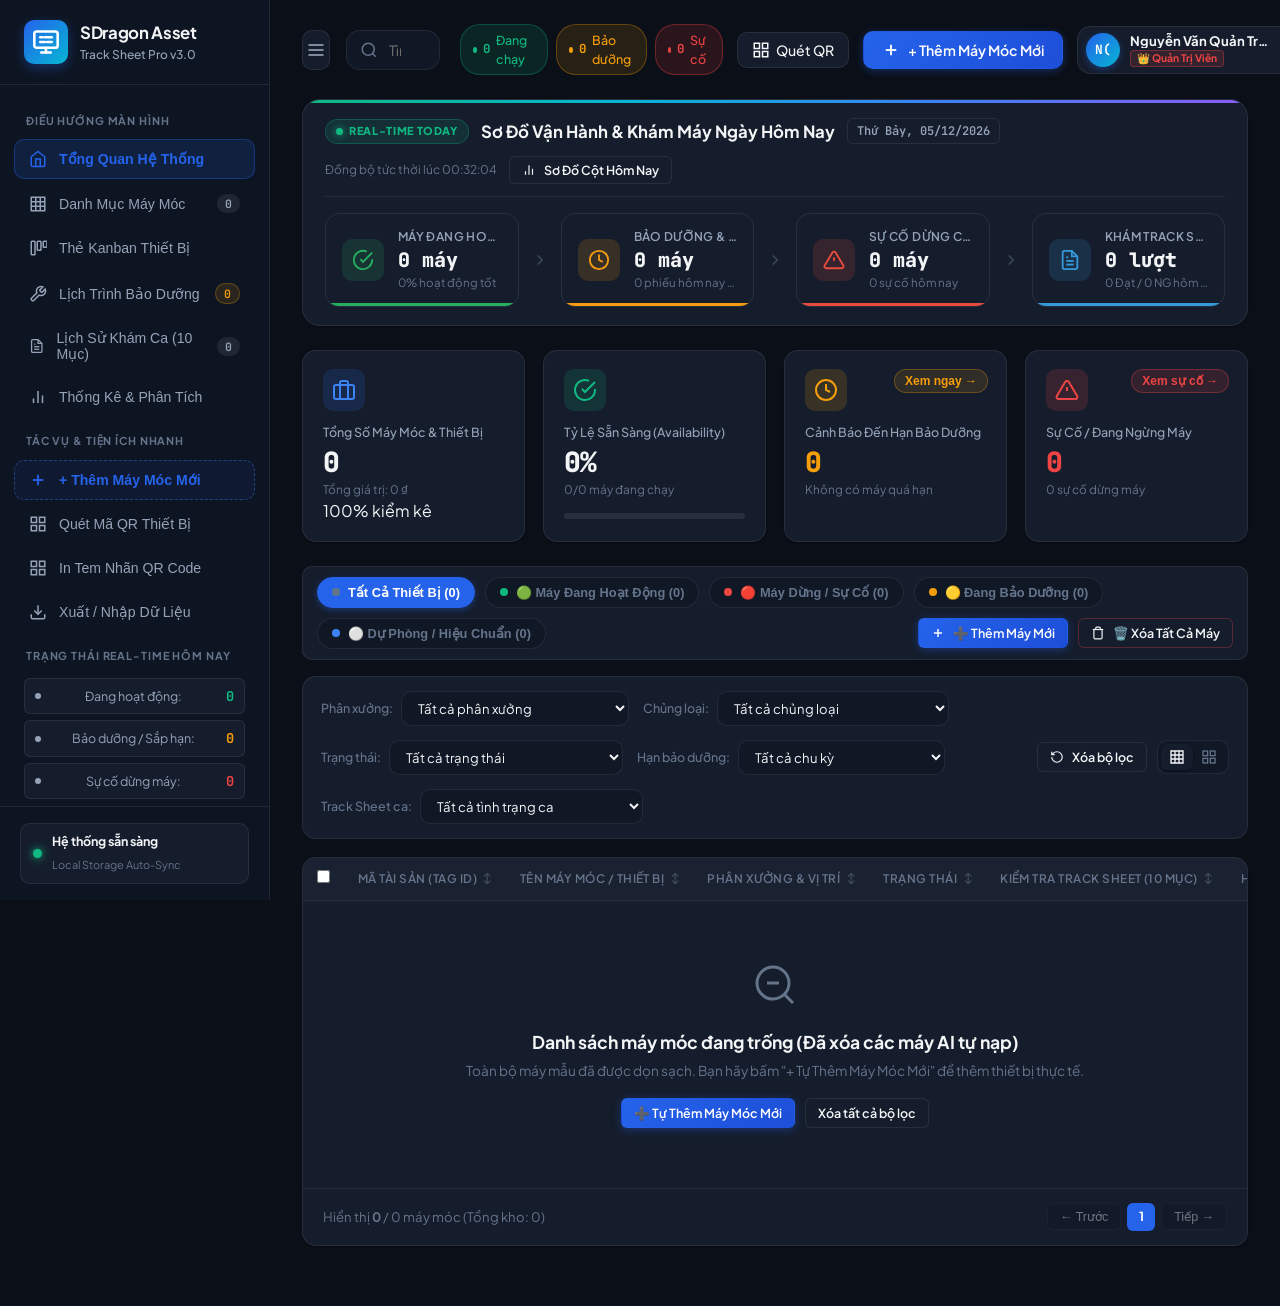
<file: index.html>
<!DOCTYPE html>
<html lang="vi">
<head>
  <meta charset="UTF-8">
  <meta name="viewport" content="width=device-width, initial-scale=1.0, maximum-scale=1.0, user-scalable=no, viewport-fit=cover">
  <meta name="theme-color" content="#0d1117">
  <title>SDragon AssetTracker - Quản Lý Tài Sản & Máy Móc Track Sheet</title>
  <meta name="description" content="Hệ thống quản lý tài sản máy móc thiết bị công nghiệp, theo dõi lịch bảo dưỡng, track sheet nhật ký sửa chữa, tem nhãn QR code cho nhà máy sản xuất.">
  <link rel="preconnect" href="https://fonts.googleapis.com">
  <link rel="preconnect" href="https://fonts.gstatic.com" crossorigin>
  <link href="https://fonts.googleapis.com/css2?family=Plus+Jakarta+Sans:wght@300;400;500;600;700;800&family=JetBrains+Mono:wght@400;500;600&display=swap" rel="stylesheet">
  <link rel="stylesheet" href="css/style.css">
</head>
<body class="theme-dark">
  <!-- Mobile Sidebar Backdrop Overlay -->
  <div class="sidebar-overlay" id="sidebarOverlay"></div>
  <!-- Application Root Layout -->
  <div class="app-container">
    
    <!-- Sidebar Navigation -->
    <aside class="app-sidebar" id="appSidebar">
      <div class="brand-header">
        <div class="brand-logo">
          <svg width="28" height="28" viewBox="0 0 24 24" fill="none" stroke="currentColor" stroke-width="2.2" stroke-linecap="round" stroke-linejoin="round">
            <rect x="2" y="3" width="20" height="14" rx="2" ry="2"/>
            <line x1="8" y1="21" x2="16" y2="21"/>
            <line x1="12" y1="17" x2="12" y2="21"/>
            <path d="M7 8h2m2 0h6M7 12h4m2 0h4"/>
          </svg>
        </div>
        <div class="brand-info">
          <span class="brand-title">SDragon Asset</span>
          <span class="brand-subtitle">Track Sheet Pro v3.0</span>
        </div>
      </div>

      <nav class="sidebar-nav">
        <!-- Section 1: All Main Views (Always Accessible) -->
        <div class="nav-section-title">ĐIỀU HƯỚNG MÀN HÌNH</div>
        <button class="nav-item active" data-view="dashboard-view" id="navDashboardView" title="Xem tổng quan vận hành & sơ đồ hôm nay">
          <svg width="18" height="18" viewBox="0 0 24 24" fill="none" stroke="currentColor" stroke-width="2"><path d="M3 9l9-7 9 7v11a2 2 0 0 1-2 2H5a2 2 0 0 1-2-2z"/><polyline points="9 22 9 12 15 12 15 22"/></svg>
          <span>Tổng Quan Hệ Thống</span>
        </button>

        <button class="nav-item" data-view="sheet-view" id="navSheetView" title="Danh mục thiết bị máy móc">
          <svg width="18" height="18" viewBox="0 0 24 24" fill="none" stroke="currentColor" stroke-width="2"><path d="M3 3h18v18H3zM3 9h18M3 15h18M9 3v18M15 3v18"/></svg>
          <span>Danh Mục Máy Móc</span>
          <span class="nav-badge" id="badgeTotalCount">0</span>
        </button>

        <button class="nav-item" data-view="kanban-view" id="navKanbanView" title="Xem trạng thái dạng thẻ Kanban">
          <svg width="18" height="18" viewBox="0 0 24 24" fill="none" stroke="currentColor" stroke-width="2"><rect x="3" y="3" width="5" height="18" rx="1"/><rect x="11" y="3" width="5" height="12" rx="1"/><rect x="19" y="3" width="5" height="8" rx="1"/></svg>
          <span>Thẻ Kanban Thiết Bị</span>
        </button>

        <button class="nav-item" data-view="maintenance-view" id="navMaintenanceView" title="Lịch bảo dưỡng định kỳ & sửa chữa">
          <svg width="18" height="18" viewBox="0 0 24 24" fill="none" stroke="currentColor" stroke-width="2"><path d="M14.7 6.3a1 1 0 0 0 0 1.4l1.6 1.6a1 1 0 0 0 1.4 0l3.77-3.77a6 6 0 0 1-7.94 7.94l-6.91 6.91a2.12 2.12 0 0 1-3-3l6.91-6.91a6 6 0 0 1 7.94-7.94l-3.76 3.76z"/></svg>
          <span>Lịch Trình Bảo Dưỡng</span>
          <span class="nav-badge alert" id="badgeDueCount">0</span>
        </button>

        <button class="nav-item" data-view="inspection-history-view" id="navInspectionHistoryView" title="Nhật ký khám ca Track Sheet 10 hạng mục">
          <svg width="18" height="18" viewBox="0 0 24 24" fill="none" stroke="currentColor" stroke-width="2"><path d="M14 2H6a2 2 0 0 0-2 2v16a2 2 0 0 0 2 2h12a2 2 0 0 0 2-2V8z"/><polyline points="14 2 14 8 20 8"/><line x1="16" y1="13" x2="8" y2="13"/><line x1="16" y1="17" x2="8" y2="17"/><polyline points="10 9 9 9 8 9"/></svg>
          <span>Lịch Sử Khám Ca (10 Mục)</span>
          <span class="nav-badge" id="badgeInspectionCount">0</span>
        </button>

        <button class="nav-item" data-view="analytics-view" id="navAnalyticsView" title="Báo cáo thống kê chi phí & tỷ lệ sẵn sàng">
          <svg width="18" height="18" viewBox="0 0 24 24" fill="none" stroke="currentColor" stroke-width="2"><line x1="18" y1="20" x2="18" y2="10"/><line x1="12" y1="20" x2="12" y2="4"/><line x1="6" y1="20" x2="6" y2="14"/></svg>
          <span>Thống Kê & Phân Tích</span>
        </button>

        <!-- Section 2: All Actions & Tools (Never hidden on phone/iPad) -->
        <div class="nav-section-title">TÁC VỤ & TIỆN ÍCH NHANH</div>
        <button class="nav-item nav-action-btn" id="btnSidebarAddAsset" title="Thêm máy móc mới vào hệ thống">
          <svg width="18" height="18" viewBox="0 0 24 24" fill="none" stroke="currentColor" stroke-width="2.5"><line x1="12" y1="5" x2="12" y2="19"/><line x1="5" y1="12" x2="19" y2="12"/></svg>
          <span>+ Thêm Máy Móc Mới</span>
        </button>

        <button class="nav-item" id="btnSidebarScanQR" title="Quét mã QR để mở trực tiếp hồ sơ máy">
          <svg width="18" height="18" viewBox="0 0 24 24" fill="none" stroke="currentColor" stroke-width="2"><rect x="3" y="3" width="7" height="7"/><rect x="14" y="3" width="7" height="7"/><rect x="3" y="14" width="7" height="7"/><rect x="14" y="14" width="7" height="7"/><path d="M7 17h.01M17 17h.01M7 7h.01M17 7h.01"/></svg>
          <span>Quét Mã QR Thiết Bị</span>
        </button>

        <button class="nav-item" id="btnBatchQR" title="In tem nhãn QR code hàng loạt">
          <svg width="18" height="18" viewBox="0 0 24 24" fill="none" stroke="currentColor" stroke-width="2"><rect x="3" y="3" width="7" height="7"/><rect x="14" y="3" width="7" height="7"/><rect x="14" y="14" width="7" height="7"/><rect x="3" y="14" width="7" height="7"/><path d="M7 7h.01M17 7h.01M7 17h.01M17 17h.01"/></svg>
          <span>In Tem Nhãn QR Code</span>
        </button>

        <button class="nav-item" id="btnExportImport" title="Xuất file Excel CSV hoặc sao lưu JSON">
          <svg width="18" height="18" viewBox="0 0 24 24" fill="none" stroke="currentColor" stroke-width="2"><path d="M21 15v4a2 2 0 0 1-2 2H5a2 2 0 0 1-2-2v-4"/><polyline points="7 10 12 15 17 10"/><line x1="12" y1="15" x2="12" y2="3"/></svg>
          <span>Xuất / Nhập Dữ Liệu</span>
        </button>

        <!-- Section 3: Status Counters (Shows data even when header stats hidden on mobile/iPad) -->
        <div class="nav-section-title">TRẠNG THÁI REAL-TIME HÔM NAY</div>
        <div class="sidebar-status-box">
          <div class="sidebar-status-item status-running" id="sidebarStatusRunning" title="Bấm để lọc máy đang chạy">
            <span class="stat-dot"></span>
            <span>Đang hoạt động:</span>
            <strong id="sidebarCountRunning">0</strong>
          </div>
          <div class="sidebar-status-item status-maint" id="sidebarStatusMaint" title="Bấm để lọc máy bảo dưỡng">
            <span class="stat-dot"></span>
            <span>Bảo dưỡng / Sắp hạn:</span>
            <strong id="sidebarCountMaint">0</strong>
          </div>
          <div class="sidebar-status-item status-down" id="sidebarStatusDown" title="Bấm để lọc máy sự cố">
            <span class="stat-dot"></span>
            <span>Sự cố dừng máy:</span>
            <strong id="sidebarCountDown">0</strong>
          </div>
        </div>

        <!-- Section 4: Account & Administration (Admin Only for user mgmt) -->
        <div class="nav-section-title">TÀI KHOẢN & HỆ THỐNG</div>
        <button class="nav-item" id="btnOpenUserManagement" style="display: none;" title="Chỉ Quản Trị Viên (Admin) mới có quyền truy cập">
          <svg width="18" height="18" viewBox="0 0 24 24" fill="none" stroke="currentColor" stroke-width="2"><path d="M17 21v-2a4 4 0 0 0-4-4H5a4 4 0 0 0-4 4v2"/><circle cx="9" cy="7" r="4"/><path d="M23 21v-2a4 4 0 0 0-3-3.87"/><path d="M16 3.13a4 4 0 0 1 0 7.75"/></svg>
          <span>👑 Quản Lý Tài Khoản (Admin)</span>
        </button>

        <button class="nav-item" id="btnSidebarSwitchAccount" title="Chuyển đổi nhân sự / đổi tài khoản người dùng">
          <svg width="18" height="18" viewBox="0 0 24 24" fill="none" stroke="currentColor" stroke-width="2"><path d="M16 21v-2a4 4 0 0 0-4-4H5a4 4 0 0 0-4 4v2"/><circle cx="9" cy="7" r="4"/><path d="M23 21v-2a4 4 0 0 0-3-3.87"/><path d="M16 3.13a4 4 0 0 1 0 7.75"/></svg>
          <span>👥 Chuyển Đổi Nhân Sự</span>
        </button>

        <button class="nav-item" id="btnSidebarThemeToggle" title="Chuyển chế độ giao diện Sáng / Tối">
          <svg width="18" height="18" viewBox="0 0 24 24" fill="none" stroke="currentColor" stroke-width="2"><circle cx="12" cy="12" r="5"/><line x1="12" y1="1" x2="12" y2="3"/><line x1="12" y1="21" x2="12" y2="23"/><line x1="4.22" y1="4.22" x2="5.64" y2="5.64"/><line x1="18.36" y1="18.36" x2="19.78" y2="19.78"/><line x1="1" y1="12" x2="3" y2="12"/><line x1="21" y1="12" x2="23" y2="12"/><line x1="4.22" y1="19.78" x2="5.64" y2="18.36"/><line x1="18.36" y1="5.64" x2="19.78" y2="4.22"/></svg>
          <span>Chế Độ Sáng / Tối</span>
        </button>
      </nav>

      <div class="sidebar-footer">
        <div class="system-status-indicator">
          <span class="pulse-dot"></span>
          <div class="status-text">
            <strong>Hệ thống sẵn sàng</strong>
            <small>Local Storage Auto-Sync</small>
          </div>
        </div>
      </div>
    </aside>

    <!-- Main Content Area -->
    <main class="app-main">
      
      <!-- Top Action Bar -->
      <header class="app-header">
        <div class="header-left">
          <button class="btn-icon mobile-menu-toggle" id="btnToggleSidebar" title="Mở / Đóng menu">
            <svg width="20" height="20" viewBox="0 0 24 24" fill="none" stroke="currentColor" stroke-width="2"><line x1="3" y1="12" x2="21" y2="12"/><line x1="3" y1="6" x2="21" y2="6"/><line x1="3" y1="18" x2="21" y2="18"/></svg>
          </button>
          
          <div class="search-box">
            <svg width="18" height="18" viewBox="0 0 24 24" fill="none" stroke="currentColor" stroke-width="2"><circle cx="11" cy="11" r="8"/><line x1="21" y1="21" x2="16.65" y2="16.65"/></svg>
            <input type="text" id="globalSearchInput" placeholder="Tìm theo tên máy, mã số, model, vị trí xưởng... (phím tắt /)" autocomplete="off">
            <button class="clear-search-btn" id="btnClearSearch" title="Xóa tìm kiếm">&times;</button>
          </div>
        </div>

        <div class="header-right">
          <!-- Quick Filter Status Chips -->
          <div class="header-quick-stats">
            <div class="quick-stat-badge status-running" title="Số máy đang hoạt động bình thường">
              <span class="stat-dot"></span>
              <span class="stat-val" id="quickRunningCount">0</span> Đang chạy
            </div>
            <div class="quick-stat-badge status-maintenance" title="Số máy đang bảo trì định kỳ">
              <span class="stat-dot"></span>
              <span class="stat-val" id="quickMaintenanceCount">0</span> Bảo dưỡng
            </div>
            <div class="quick-stat-badge status-down" title="Số máy đang gặp sự cố / Dừng chuyền">
              <span class="stat-dot"></span>
              <span class="stat-val" id="quickDownCount">0</span> Sự cố
            </div>
          </div>

          <!-- Add Asset Button -->
          <!-- Quick QR Scan Button -->
          <button class="btn btn-secondary btn-header-qr" id="btnHeaderScanQR" title="Quét mã QR để mở trực tiếp hồ sơ máy">
            <svg width="18" height="18" viewBox="0 0 24 24" fill="none" stroke="currentColor" stroke-width="2"><rect x="3" y="3" width="7" height="7"/><rect x="14" y="3" width="7" height="7"/><rect x="3" y="14" width="7" height="7"/><rect x="14" y="14" width="7" height="7"/><path d="M7 17h.01M17 17h.01M7 7h.01M17 7h.01"/></svg>
            <span>Quét QR</span>
          </button>

          <button class="btn btn-primary" id="btnOpenAddModal">
            <svg width="18" height="18" viewBox="0 0 24 24" fill="none" stroke="currentColor" stroke-width="2.5"><line x1="12" y1="5" x2="12" y2="19"/><line x1="5" y1="12" x2="19" y2="12"/></svg>
            <span>+ Thêm Máy Móc Mới</span>
          </button>

                    <!-- User Account Profile Widget -->
          <div class="user-profile-widget" id="userProfileWidget" title="Nhấp để xem tài khoản & đổi người dùng">
            <div class="user-avatar" id="userAvatarInitial">AD</div>
            <div class="user-info-text">
              <span class="user-name" id="userFullName">Quản Trị Viên</span>
              <span class="role-badge admin" id="userRoleBadge">👑 Quản Trị Viên</span>
            </div>
            <svg class="dropdown-chevron" width="14" height="14" viewBox="0 0 24 24" fill="none" stroke="currentColor" stroke-width="2"><polyline points="6 9 12 15 18 9"/></svg>
            
            <!-- User Dropdown Menu -->
            <div class="user-dropdown-menu" id="userDropdownMenu">
              <div class="dropdown-header">
                <strong>SDragon Auth Portal</strong>
                <small>Phiên làm việc bảo mật</small>
              </div>
              <button class="dropdown-item" id="btnSwitchAccount">
                <svg width="14" height="14" viewBox="0 0 24 24" fill="none" stroke="currentColor" stroke-width="2"><path d="M16 21v-2a4 4 0 0 0-4-4H5a4 4 0 0 0-4 4v2"/><circle cx="9" cy="7" r="4"/><line x1="20" y1="8" x2="20" y2="14"/><line x1="23" y1="11" x2="17" y2="11"/></svg>
                <span>Đổi Tài Khoản Đăng Nhập</span>
              </button>
              <button class="dropdown-item" id="btnOpenUserMgmtDropdown">
                <svg width="14" height="14" viewBox="0 0 24 24" fill="none" stroke="currentColor" stroke-width="2"><path d="M17 21v-2a4 4 0 0 0-4-4H5a4 4 0 0 0-4 4v2"/><circle cx="9" cy="7" r="4"/></svg>
                <span>Danh Sách Người Dùng (Admin)</span>
              </button>
              <div class="dropdown-divider"></div>
              <button class="dropdown-item logout" id="btnLogoutDropdown">
                <svg width="14" height="14" viewBox="0 0 24 24" fill="none" stroke="currentColor" stroke-width="2"><path d="M9 21H5a2 2 0 0 1-2-2V5a2 2 0 0 1 2-2h4"/><polyline points="16 17 21 12 16 7"/><line x1="21" y1="12" x2="9" y2="12"/></svg>
                <span>Đăng Xuất Khỏi Hệ Thống</span>
              </button>
            </div>
          </div>

          <!-- Theme Toggle -->
          <button class="btn-icon theme-toggle" id="btnThemeToggle" title="Chuyển chế độ Sáng / Tối">
            <svg class="icon-sun" width="20" height="20" viewBox="0 0 24 24" fill="none" stroke="currentColor" stroke-width="2"><circle cx="12" cy="12" r="5"/><line x1="12" y1="1" x2="12" y2="3"/><line x1="12" y1="21" x2="12" y2="23"/><line x1="4.22" y1="4.22" x2="5.64" y2="5.64"/><line x1="18.36" y1="18.36" x2="19.78" y2="19.78"/><line x1="1" y1="12" x2="3" y2="12"/><line x1="21" y1="12" x2="23" y2="12"/><line x1="4.22" y1="19.78" x2="5.64" y2="18.36"/><line x1="18.36" y1="5.64" x2="19.78" y2="4.22"/></svg>
            <svg class="icon-moon" width="20" height="20" viewBox="0 0 24 24" fill="none" stroke="currentColor" stroke-width="2"><path d="M21 12.79A9 9 0 1 1 11.21 3 7 7 0 0 0 21 12.79z"/></svg>
          </button>
        </div>
            </header>

      <!-- Real-Time Today Live Status & Flow Diagram -->
      <section class="today-live-section" id="todayLiveSection">
        <div class="today-live-header">
          <div class="today-live-title-group">
            <div class="live-pulse-indicator">
              <span class="live-pulse-dot"></span>
              <span class="live-pulse-text">REAL-TIME TODAY</span>
            </div>
            <h4>Sơ Đồ Vận Hành & Khám Máy Ngày Hôm Nay</h4>
            <span class="today-date-badge" id="todayLiveDateBadge">Hôm nay</span>
          </div>
          <div class="today-live-actions">
            <span class="today-sync-info" id="todayLiveSyncInfo">Đồng bộ tức thời</span>
            <button class="btn btn-sm btn-secondary btn-today-filter" id="btnTodayViewChart" title="Xem biểu đồ so sánh chi tiết hôm nay">
              <svg width="14" height="14" viewBox="0 0 24 24" fill="none" stroke="currentColor" stroke-width="2"><path d="M18 20V10M12 20V4M6 20v-6"/></svg>
              <span>Sơ Đồ Cột Hôm Nay</span>
            </button>
          </div>
        </div>

        <div class="today-flow-grid">
          <!-- Node 1: Running Machines -->
          <div class="today-flow-node node-running" id="todayCardRun" title="Click để xem máy đang hoạt động">
            <div class="node-icon">
              <svg width="22" height="22" viewBox="0 0 24 24" fill="none" stroke="currentColor" stroke-width="2"><path d="M22 11.08V12a10 10 0 1 1-5.93-9.14"/><polyline points="22 4 12 14.01 9 11.01"/></svg>
            </div>
            <div class="node-content">
              <span class="node-label">Máy Đang Hoạt Động</span>
              <div class="node-val" id="todayNodeRun">0 máy</div>
              <span class="node-sub" id="todayNodeRunSub">0% hoạt động tốt</span>
            </div>
            <div class="node-status-bar operational"></div>
          </div>

          <!-- Flow connector arrow -->
          <div class="flow-arrow">
            <svg width="18" height="18" viewBox="0 0 24 24" fill="none" stroke="currentColor" stroke-width="2"><polyline points="9 18 15 12 9 6"/></svg>
          </div>

          <!-- Node 2: Maintenance & Due -->
          <div class="today-flow-node node-maint" id="todayCardMaint" title="Click để xem lịch bảo trì">
            <div class="node-icon">
              <svg width="22" height="22" viewBox="0 0 24 24" fill="none" stroke="currentColor" stroke-width="2"><circle cx="12" cy="12" r="10"/><polyline points="12 6 12 12 16 14"/></svg>
            </div>
            <div class="node-content">
              <span class="node-label">Bảo Dưỡng & Đến Hạn</span>
              <div class="node-val" id="todayNodeMaint">0 máy</div>
              <span class="node-sub" id="todayNodeMaintSub">0 phiếu bảo dưỡng</span>
            </div>
            <div class="node-status-bar maintenance"></div>
          </div>

          <!-- Flow connector arrow -->
          <div class="flow-arrow">
            <svg width="18" height="18" viewBox="0 0 24 24" fill="none" stroke="currentColor" stroke-width="2"><polyline points="9 18 15 12 9 6"/></svg>
          </div>

          <!-- Node 3: Machine Down / Incident -->
          <div class="today-flow-node node-down" id="todayCardDown" title="Click để xem máy đang gặp sự cố">
            <div class="node-icon">
              <svg width="22" height="22" viewBox="0 0 24 24" fill="none" stroke="currentColor" stroke-width="2"><path d="M10.29 3.86L1.82 18a2 2 0 0 0 1.71 3h16.94a2 2 0 0 0 1.71-3L13.71 3.86a2 2 0 0 0-3.42 0z"/><line x1="12" y1="9" x2="12" y2="13"/><line x1="12" y1="17" x2="12.01" y2="17"/></svg>
            </div>
            <div class="node-content">
              <span class="node-label">Sự Cố Dừng Chuyền</span>
              <div class="node-val" id="todayNodeDown">0 máy</div>
              <span class="node-sub" id="todayNodeDownSub">0 sự cố dừng máy</span>
            </div>
            <div class="node-status-bar down"></div>
          </div>

          <!-- Flow connector arrow -->
          <div class="flow-arrow">
            <svg width="18" height="18" viewBox="0 0 24 24" fill="none" stroke="currentColor" stroke-width="2"><polyline points="9 18 15 12 9 6"/></svg>
          </div>

          <!-- Node 4: Track Sheet Inspections Today -->
          <div class="today-flow-node node-inspect" id="todayCardInspect" title="Click để xem nhật ký khám ca">
            <div class="node-icon">
              <svg width="22" height="22" viewBox="0 0 24 24" fill="none" stroke="currentColor" stroke-width="2"><path d="M14 2H6a2 2 0 0 0-2 2v16a2 2 0 0 0 2 2h12a2 2 0 0 0 2-2V8z"/><polyline points="14 2 14 8 20 8"/><line x1="16" y1="13" x2="8" y2="13"/><line x1="16" y1="17" x2="8" y2="17"/><polyline points="10 9 9 9 8 9"/></svg>
            </div>
            <div class="node-content">
              <span class="node-label">Khám Track Sheet Hôm Nay</span>
              <div class="node-val" id="todayNodeInspect">0 lượt</div>
              <span class="node-sub" id="todayNodeInspectSub">0 PASS / 0 NG hôm nay</span>
            </div>
            <div class="node-status-bar inspect"></div>
          </div>
        </div>
      </section>

      <!-- KPI Executive Metrics Cards -->
      <section class="kpi-section" id="kpiSection">
        <div class="kpi-card">
          <div class="kpi-icon icon-asset">
            <svg width="24" height="24" viewBox="0 0 24 24" fill="none" stroke="currentColor" stroke-width="2"><rect x="2" y="7" width="20" height="14" rx="2" ry="2"/><path d="M16 21V5a2 2 0 0 0-2-2h-4a2 2 0 0 0-2 2v16"/></svg>
          </div>
          <div class="kpi-data">
            <span class="kpi-label">Tổng Số Máy Móc & Thiết Bị</span>
            <div class="kpi-val-group">
              <span class="kpi-value" id="kpiTotalAssets">0</span>
              <span class="kpi-sub" id="kpiTotalValue">Tổng giá trị: 0 ₫</span>
            </div>
          </div>
          <div class="kpi-trend positive" id="kpiAssetTrend">
            <span>100% kiểm kê</span>
          </div>
        </div>

        <div class="kpi-card">
          <div class="kpi-icon icon-availability">
            <svg width="24" height="24" viewBox="0 0 24 24" fill="none" stroke="currentColor" stroke-width="2"><path d="M22 11.08V12a10 10 0 1 1-5.93-9.14"/><polyline points="22 4 12 14.01 9 11.01"/></svg>
          </div>
          <div class="kpi-data">
            <span class="kpi-label">Tỷ Lệ Sẵn Sàng (Availability)</span>
            <div class="kpi-val-group">
              <span class="kpi-value" id="kpiAvailabilityRate">0%</span>
              <span class="kpi-sub" id="kpiAvailabilitySub">0/0 máy đang chạy</span>
            </div>
          </div>
          <div class="kpi-gauge-bar">
            <div class="gauge-fill" id="kpiAvailabilityGauge" style="width: 0%"></div>
          </div>
        </div>

        <div class="kpi-card alert-card">
          <div class="kpi-icon icon-due">
            <svg width="24" height="24" viewBox="0 0 24 24" fill="none" stroke="currentColor" stroke-width="2"><circle cx="12" cy="12" r="10"/><polyline points="12 6 12 12 16 14"/></svg>
          </div>
          <div class="kpi-data">
            <span class="kpi-label">Cảnh Báo Đến Hạn Bảo Dưỡng</span>
            <div class="kpi-val-group">
              <span class="kpi-value warning-color" id="kpiDueCount">0</span>
              <span class="kpi-sub" id="kpiDueSub">Cần bảo dưỡng trong 7 ngày</span>
            </div>
          </div>
          <button class="kpi-action-btn" id="btnFilterDue" title="Lọc các máy sắp đến hạn">Xem ngay &rarr;</button>
        </div>

        <div class="kpi-card danger-card">
          <div class="kpi-icon icon-down">
            <svg width="24" height="24" viewBox="0 0 24 24" fill="none" stroke="currentColor" stroke-width="2"><path d="M10.29 3.86L1.82 18a2 2 0 0 0 1.71 3h16.94a2 2 0 0 0 1.71-3L13.71 3.86a2 2 0 0 0-3.42 0z"/><line x1="12" y1="9" x2="12" y2="13"/><line x1="12" y1="17" x2="12.01" y2="17"/></svg>
          </div>
          <div class="kpi-data">
            <span class="kpi-label">Sự Cố / Đang Ngừng Máy</span>
            <div class="kpi-val-group">
              <span class="kpi-value danger-color" id="kpiDownCount">0</span>
              <span class="kpi-sub" id="kpiDownSub">0 sự cố dừng chuyền</span>
            </div>
          </div>
          <button class="kpi-action-btn danger" id="btnFilterDown" title="Lọc các máy gặp sự cố">Xem sự cố &rarr;</button>
        </div>
      </section>

      <!-- View Container -->
      <div class="view-content-wrapper">
        
        <!-- ================= VIEW 1: TRACK SHEET DATA TABLE ================= -->
        <section class="app-view active" id="viewSheet">

          <!-- Status Quick Filter Pills: Running vs Stopped/Fault Machines -->
          <div class="status-quick-pills-bar">
            <button type="button" class="btn-status-pill active" data-status="all" id="pillStatusAll">
              <span class="pill-dot"></span>
              <span>Tất Cả Thiết Bị (<span id="pillCountAll">16</span>)</span>
            </button>
            <button type="button" class="btn-status-pill pill-running" data-status="operational" id="pillStatusRunning">
              <span class="pill-dot green"></span>
              <span>🟢 Máy Đang Hoạt Động (<span id="pillCountRunning">12</span>)</span>
            </button>
            <button type="button" class="btn-status-pill pill-down" data-status="down" id="pillStatusDown">
              <span class="pill-dot red"></span>
              <span>🔴 Máy Dừng / Sự Cố (<span id="pillCountDown">1</span>)</span>
            </button>
            <button type="button" class="btn-status-pill pill-maint" data-status="maintenance" id="pillStatusMaint">
              <span class="pill-dot amber"></span>
              <span>🟡 Đang Bảo Dưỡng (<span id="pillCountMaint">1</span>)</span>
            </button>
            <button type="button" class="btn-status-pill pill-standby" data-status="standby" id="pillStatusStandby">
              <span class="pill-dot blue"></span>
              <span>⚪ Dự Phòng / Hiệu Chuẩn (<span id="pillCountStandby">2</span>)</span>
            </button>
            <button type="button" class="btn btn-sm btn-primary" id="btnQuickAddAsset" style="margin-left: auto;" onclick="if(window.openAddAssetModal) window.openAddAssetModal(); else document.getElementById('btnOpenAddModal').click();" title="Thêm máy móc mới vào xưởng">
              <svg width="14" height="14" viewBox="0 0 24 24" fill="none" stroke="currentColor" stroke-width="2.5"><line x1="12" y1="5" x2="12" y2="19"/><line x1="5" y1="12" x2="19" y2="12"/></svg>
              <span>➕ Thêm Máy Mới</span>
            </button>
            <button type="button" class="btn btn-sm btn-secondary" id="btnClearAllAssetsPill" title="Xóa toàn bộ các máy để tự nhập từ đầu" style="color:var(--danger-color); border-color:rgba(239, 68, 68, 0.3);">
              <svg width="14" height="14" viewBox="0 0 24 24" fill="none" stroke="currentColor" stroke-width="2"><polyline points="3 6 5 6 21 6"/><path d="M19 6v14a2 2 0 0 1-2 2H7a2 2 0 0 1-2-2V6m3 0V4a2 2 0 0 1 2-2h4a2 2 0 0 1 2 2v2"/></svg>
              <span>🗑️ Xóa Tất Cả Máy</span>
            </button>
          </div>
          
          <!-- Filter Controls Bar -->
          <div class="filter-controls-bar">
            <div class="filter-group">
              <!-- Department Filter -->
              <div class="select-wrapper">
                <label for="filterDepartment">Phân xưởng:</label>
                <select id="filterDepartment" class="custom-select">
                  <option value="all">Tất cả phân xưởng</option>
                  <option value="Xưởng Cơ Khí A">Xưởng Cơ Khí A</option>
                  <option value="Xưởng Đúc Ép B">Xưởng Đúc Ép B</option>
                  <option value="Xưởng SMT Điện Tử C">Xưởng SMT Điện Tử C</option>
                  <option value="Xưởng Lắp Ráp & Đóng Gói D">Xưởng Lắp Ráp & Đóng Gói D</option>
                  <option value="Phòng QC & Đo Lường">Phòng QC & Đo Lường</option>
                  <option value="Trạm Cấp Nguồn & Phụ Trợ">Trạm Cấp Nguồn & Phụ Trợ</option>
                </select>
              </div>

              <!-- Category Filter -->
              <div class="select-wrapper">
                <label for="filterCategory">Chủng loại:</label>
                <select id="filterCategory" class="custom-select">
                  <option value="all">Tất cả chủng loại</option>
                  <option value="Máy Phay / Tiện CNC">Máy Phay / Tiện CNC</option>
                  <option value="Cánh Tay Robot Công Nghiệp">Cánh Tay Robot Công Nghiệp</option>
                  <option value="Máy Ép Nhựa Thủy Lực">Máy Ép Nhựa Thủy Lực</option>
                  <option value="Dây Chuyền SMT Gắn Chip">Dây Chuyền SMT Gắn Chip</option>
                  <option value="Máy Kiểm Tra Vision AI / AOI">Máy Kiểm Tra Vision AI / AOI</option>
                  <option value="Máy Nén Khí Trục Vít">Máy Nén Khí Trục Vít</option>
                  <option value="Băng Tải & Cấp Liệu Tự Động">Băng Tải & Cấp Liệu Tự Động</option>
                </select>
              </div>

              <!-- Status Filter -->
              <div class="select-wrapper">
                <label for="filterStatus">Trạng thái:</label>
                <select id="filterStatus" class="custom-select">
                  <option value="all">Tất cả trạng thái</option>
                  <option value="operational">🟢 Đang hoạt động (Running)</option>
                  <option value="maintenance">🟡 Đang bảo trì (Maintenance)</option>
                  <option value="down">🔴 Gặp sự cố (Down / Fault)</option>
                  <option value="calibration">🟣 Chờ kiểm định / Hiệu chuẩn</option>
                  <option value="standby">⚪ Máy dự phòng (Standby)</option>
                </select>
              </div>

              <!-- Maintenance Due Filter -->
              <div class="select-wrapper">
                <label for="filterMaintenanceDue">Hạn bảo dưỡng:</label>
                <select id="filterMaintenanceDue" class="custom-select">
                  <option value="all">Tất cả chu kỳ</option>
                  <option value="overdue">🚨 Đã quá hạn</option>
                  <option value="due7">⚠️ Đến hạn trong 7 ngày</option>
                  <option value="due30">📅 Đến hạn trong 30 ngày</option>
                  <option value="ok">✅ Bình thường</option>
                </select>
              </div>

              <!-- Track Sheet Shift Inspection Filter -->
              <div class="select-wrapper">
                <label for="filterInspection">Track Sheet ca:</label>
                <select id="filterInspection" class="custom-select">
                  <option value="all">Tất cả tình trạng ca</option>
                  <option value="checked_pass">✅ Đã kiểm tra (10/10 Đạt)</option>
                  <option value="not_checked">⚠️ Chưa kiểm tra ca hôm nay</option>
                  <option value="has_issue">🚨 Phát hiện lỗi (Có mục NG)</option>
                </select>
              </div>
            </div>

            <!-- Right Actions: Reset filters & view mode -->
            <div class="filter-actions">
              <button class="btn btn-secondary btn-sm" id="btnResetFilters" title="Đặt lại toàn bộ bộ lọc">
                <svg width="14" height="14" viewBox="0 0 24 24" fill="none" stroke="currentColor" stroke-width="2"><path d="M3 12a9 9 0 1 0 9-9 9.75 9.75 0 0 0-6.74 2.74L3 8"/><path d="M3 3v5h5"/></svg>
                <span>Xóa bộ lọc</span>
              </button>
              
              <div class="view-switch-btns">
                <button class="btn-toggle active" id="btnViewTable" title="Chế độ bảng Sheet">
                  <svg width="16" height="16" viewBox="0 0 24 24" fill="none" stroke="currentColor" stroke-width="2"><path d="M3 3h18v18H3zM3 9h18M3 15h18M9 3v18M15 3v18"/></svg>
                </button>
                <button class="btn-toggle" id="btnViewCards" title="Chế độ thẻ lưới Grid">
                  <svg width="16" height="16" viewBox="0 0 24 24" fill="none" stroke="currentColor" stroke-width="2"><rect x="3" y="3" width="7" height="7"/><rect x="14" y="3" width="7" height="7"/><rect x="14" y="14" width="7" height="7"/><rect x="3" y="14" width="7" height="7"/></svg>
                </button>
              </div>
            </div>
          </div>

          <!-- Bulk Selection Floating Toolbar -->
          <div class="bulk-toolbar" id="bulkToolbar" style="display: none;">
            <div class="bulk-count">
              Đã chọn <strong id="bulkSelectedCount">0</strong> máy móc
            </div>
            <div class="bulk-actions-group">
              <button class="btn btn-sm btn-secondary" id="btnBulkExportCSV">
                <svg width="14" height="14" viewBox="0 0 24 24" fill="none" stroke="currentColor" stroke-width="2"><path d="M21 15v4a2 2 0 0 1-2 2H5a2 2 0 0 1-2-2v-4"/><polyline points="7 10 12 15 17 10"/><line x1="12" y1="15" x2="12" y2="3"/></svg>
                <span>Xuất CSV</span>
              </button>
              <button class="btn btn-sm btn-secondary" id="btnBulkPrintQR">
                <svg width="14" height="14" viewBox="0 0 24 24" fill="none" stroke="currentColor" stroke-width="2"><polyline points="6 9 6 2 18 2 18 9"/><path d="M6 18H4a2 2 0 0 1-2-2v-5a2 2 0 0 1 2-2h16a2 2 0 0 1 2 2v5a2 2 0 0 1-2 2h-2"/><rect x="6" y="14" width="12" height="8"/></svg>
                <span>In Tem QR</span>
              </button>
              <button class="btn btn-sm btn-danger" id="btnBulkDelete">
                <svg width="14" height="14" viewBox="0 0 24 24" fill="none" stroke="currentColor" stroke-width="2"><polyline points="3 6 5 6 21 6"/><path d="M19 6v14a2 2 0 0 1-2 2H7a2 2 0 0 1-2-2V6m3 0V4a2 2 0 0 1 2-2h4a2 2 0 0 1 2 2v2"/></svg>
                <span>Xóa</span>
              </button>
              <button class="btn-icon btn-sm" id="btnCancelBulk" title="Bỏ chọn">&times;</button>
            </div>
          </div>

          <!-- Sheet Table Container -->
          <div class="sheet-table-container">
            <div class="table-responsive-scroll">
              <table class="industrial-table" id="assetTrackTable">
                <thead>
                  <tr>
                    <th class="th-checkbox">
                      <input type="checkbox" id="selectAllCheckbox" title="Chọn tất cả">
                    </th>
                    <th class="th-sortable" data-sort="code">
                      <span>Mã Tài Sản (Tag ID)</span>
                      <span class="sort-icon">↕</span>
                    </th>
                    <th class="th-sortable" data-sort="name">
                      <span>Tên Máy Móc / Thiết Bị</span>
                      <span class="sort-icon">↕</span>
                    </th>
                    <th class="th-sortable" data-sort="department">
                      <span>Phân Xưởng & Vị Trí</span>
                      <span class="sort-icon">↕</span>
                    </th>
                    <th class="th-sortable" data-sort="status">
                      <span>Trạng Thái</span>
                      <span class="sort-icon">↕</span>
                    </th>
                    <th class="th-sortable" data-sort="checkSheet">
                      <span>Kiểm Tra Track Sheet (10 Mục)</span>
                      <span class="sort-icon">↕</span>
                    </th>
                    <th class="th-sortable" data-sort="nextDue">
                      <span>Hạn Bảo Dưỡng Tiếp Theo</span>
                      <span class="sort-icon">↕</span>
                    </th>
                    <th class="th-sortable" data-sort="operator">
                      <span>Người Phụ Trách</span>
                      <span class="sort-icon">↕</span>
                    </th>
                    <th class="th-sortable" data-sort="value">
                      <span>Nguyên Giá (VNĐ)</span>
                      <span class="sort-icon">↕</span>
                    </th>
                    <th class="th-actions text-center">
                      <span>Thao Tác</span>
                    </th>
                  </tr>
                </thead>
                <tbody id="assetTableBody">
                  <!-- Injected via JavaScript -->
                </tbody>
              </table>
            </div>

            <!-- Empty State -->
            <div class="empty-state" id="tableEmptyState" style="display: none;">
              <div class="empty-icon">
                <svg width="48" height="48" viewBox="0 0 24 24" fill="none" stroke="currentColor" stroke-width="1.5"><circle cx="11" cy="11" r="8"/><line x1="21" y1="21" x2="16.65" y2="16.65"/><line x1="8" y1="11" x2="14" y2="11"/></svg>
              </div>
              <h3 id="emptyStateTitle">Chưa có máy móc nào trong danh sách</h3>
              <p id="emptyStateDesc">Đã xóa các máy do AI tự nạp. Bạn có thể tự thêm máy móc của xưởng mình ngay bây giờ.</p>
              <div style="display:flex; gap:10px; justify-content:center; margin-top:14px; flex-wrap:wrap;">
                <button class="btn btn-primary btn-sm" id="btnEmptyAddAsset" onclick="if(window.openAddAssetModal) window.openAddAssetModal(); else document.getElementById('btnOpenAddModal').click();">➕ Tự Thêm Máy Móc Mới</button>
                <button class="btn btn-secondary btn-sm" id="btnEmptyReset">Xóa tất cả bộ lọc</button>
              </div>
            </div>

            <!-- Table Footer Pagination & Info -->
            <div class="table-footer">
              <div class="table-info">
                Hiển thị <strong id="showingCount">0</strong> / <span id="totalFilterCount">0</span> máy móc (Tổng kho: <span id="grandTotalCount">0</span>)
              </div>
              <div class="table-pagination">
                <button class="btn-page" id="btnPrevPage" disabled title="Trang trước">&larr; Trước</button>
                <div class="page-numbers" id="pageNumbersContainer">
                  <span class="page-num active">1</span>
                </div>
                <button class="btn-page" id="btnNextPage" disabled title="Trang kế">Tiếp &rarr;</button>
              </div>
            </div>
          </div>
        </section>

        <!-- ================= VIEW 2: KANBAN CARDS ================= -->
        <section class="app-view" id="viewKanban" style="display: none;">
          <div class="kanban-board-container" id="kanbanBoard">
            <!-- Columns: Operational, Maintenance, Down, Calibration/Standby -->
            <div class="kanban-column col-operational">
              <div class="kanban-col-header">
                <div class="col-title">
                  <span class="status-indicator-dot dot-operational"></span>
                  <h4>Đang Hoạt Động (Running)</h4>
                </div>
                <span class="col-badge" id="kanbanBadgeOperational">0</span>
              </div>
              <div class="kanban-card-list" id="kanbanListOperational"></div>
            </div>

            <div class="kanban-column col-maintenance">
              <div class="kanban-col-header">
                <div class="col-title">
                  <span class="status-indicator-dot dot-maintenance"></span>
                  <h4>Bảo Trì Định Kỳ</h4>
                </div>
                <span class="col-badge" id="kanbanBadgeMaintenance">0</span>
              </div>
              <div class="kanban-card-list" id="kanbanListMaintenance"></div>
            </div>

            <div class="kanban-column col-down">
              <div class="kanban-col-header">
                <div class="col-title">
                  <span class="status-indicator-dot dot-down"></span>
                  <h4>Sự Cố / Dừng Máy</h4>
                </div>
                <span class="col-badge danger" id="kanbanBadgeDown">0</span>
              </div>
              <div class="kanban-card-list" id="kanbanListDown"></div>
            </div>

            <div class="kanban-column col-other">
              <div class="kanban-col-header">
                <div class="col-title">
                  <span class="status-indicator-dot dot-other"></span>
                  <h4>Hiệu Chuẩn / Dự Phòng</h4>
                </div>
                <span class="col-badge" id="kanbanBadgeOther">0</span>
              </div>
              <div class="kanban-card-list" id="kanbanListOther"></div>
            </div>
          </div>
        </section>

        <!-- ================= VIEW 3: MAINTENANCE TRACK SCHEDULE ================= -->
        <section class="app-view" id="viewMaintenance" style="display: none;">
          <div class="maintenance-schedule-wrapper">
            <div class="section-hero-header">
              <div>
                <h2>Lịch Trình Bảo Dưỡng & Kiểm Định Thiết Bị</h2>
                <p>Theo dõi chu kỳ bảo dưỡng định kỳ, cảnh báo máy móc sắp đến hạn và ghi nhận nhật ký kỹ thuật.</p>
              </div>
              <button class="btn btn-primary" id="btnQuickAddLog">
                <svg width="18" height="18" viewBox="0 0 24 24" fill="none" stroke="currentColor" stroke-width="2"><path d="M14.7 6.3a1 1 0 0 0 0 1.4l1.6 1.6a1 1 0 0 0 1.4 0l3.77-3.77a6 6 0 0 1-7.94 7.94l-6.91 6.91a2.12 2.12 0 0 1-3-3l6.91-6.91a6 6 0 0 1 7.94-7.94l-3.76 3.76z"/></svg>
                <span>+ Lập Phiếu Bảo Dưỡng Mới</span>
              </button>
            </div>

            <div class="maintenance-grid-layout">
              <!-- Urgent Countdown Panel -->
              <div class="card-panel">
                <div class="panel-header">
                  <h3>🚨 Cần Chú Ý Đặc Biệt (Quá Hạn & Sắp Đến Hạn)</h3>
                  <span class="count-tag" id="urgentMaintenanceCount">0 máy</span>
                </div>
                <div class="urgent-items-list" id="urgentItemsContainer">
                  <!-- Injected via JS -->
                </div>
              </div>

              <!-- Maintenance Log Track Sheet History -->
              <div class="card-panel">
                <div class="panel-header" style="flex-wrap: wrap; gap: 8px; justify-content: space-between; align-items: center;">
                  <div style="display: flex; align-items: center; gap: 10px;">
                    <h3>📜 Nhật Ký Bảo Dưỡng & Sửa Chữa Toàn Nhà Máy</h3>
                    <span class="selection-counter-badge" id="maintSelectedCountBadge" style="display: none; background: rgba(37,99,235,0.15); color: var(--primary); padding: 3px 10px; border-radius: 12px; font-size: 0.78rem; font-weight: 700;">Đã chọn 0 mục</span>
                  </div>
                  <div class="toolbar-actions-group" style="display: flex; gap: 8px; flex-wrap: wrap;">
                    <button type="button" class="btn btn-sm btn-secondary" id="btnMaintPrintSelected" title="In phiếu hoặc danh sách bảo dưỡng đã chọn">
                      <svg width="15" height="15" viewBox="0 0 24 24" fill="none" stroke="currentColor" stroke-width="2"><polyline points="6 9 6 2 18 2 18 9"/><path d="M6 18H4a2 2 0 0 1-2-2v-5a2 2 0 0 1 2-2h16a2 2 0 0 1 2 2v5a2 2 0 0 1-2 2h-2"/><rect x="6" y="14" width="12" height="8"/></svg>
                      <span>In Ra</span>
                    </button>
                    <button type="button" class="btn btn-sm btn-secondary" id="btnExportMaintLogs" title="Xuất CSV các phiếu bảo dưỡng đã chọn hoặc tất cả">
                      <svg width="15" height="15" viewBox="0 0 24 24" fill="none" stroke="currentColor" stroke-width="2"><path d="M21 15v4a2 2 0 0 1-2 2H5a2 2 0 0 1-2-2v-4"/><polyline points="7 10 12 15 17 10"/><line x1="12" y1="15" x2="12" y2="3"/></svg>
                      <span>Xuất CSV</span>
                    </button>
                    <button type="button" class="btn btn-sm btn-danger" id="btnMaintDeleteSelected" style="display: none;" title="Xóa các phiếu bảo dưỡng đã chọn">
                      <svg width="15" height="15" viewBox="0 0 24 24" fill="none" stroke="currentColor" stroke-width="2"><polyline points="3 6 5 6 21 6"/><path d="M19 6v14a2 2 0 0 1-2 2H7a2 2 0 0 1-2-2V6m3 0V4a2 2 0 0 1 2-2h4a2 2 0 0 1 2 2v2"/></svg>
                      <span>Xóa Đã Chọn</span>
                    </button>
                  </div>
                </div>
                <div class="log-table-wrapper">
                  <table class="industrial-table mini-table" id="maintHistoryTable">
                    <thead>
                      <tr>
                        <th style="width: 38px; text-align: center;">
                          <input type="checkbox" id="maintSelectAll" title="Chọn tất cả">
                        </th>
                        <th>Ngày</th>
                        <th>Mã Máy</th>
                        <th>Loại Hình</th>
                        <th>Nội Dung / Hạng Mục</th>
                        <th>Kỹ Thuật Viên</th>
                        <th>Chi Phí</th>
                        <th>Trạng Thái Sau Sửa</th>
                        <th style="width: 100px; text-align: center;">Thao Tác</th>
                      </tr>
                    </thead>
                    <tbody id="maintenanceHistoryTbody">
                      <!-- Injected via JS -->
                    </tbody>
                  </table>
                </div>
              </div>
            </div>
          </div>
        </section>

        <!-- ================= VIEW 4: ANALYTICS & REPORTS ================= -->
        <section class="app-view" id="viewAnalytics" style="display: none;">
          <div class="analytics-wrapper">
            <div class="section-hero-header">
              <div>
                <h2>Báo Cáo Phân Tích Tài Sản Nhà Máy</h2>
                <p>Tổng quan phân bổ tài sản, tỷ lệ tình trạng máy móc theo từng phân xưởng và chi phí bảo trì.</p>
              </div>
              <div style="display: flex; gap: 8px;">
                <button type="button" class="btn btn-secondary" id="btnRestoreDemoAnalytics" title="Nạp lại bộ dữ liệu 16 máy móc mẫu ban đầu">
                  <svg width="16" height="16" viewBox="0 0 24 24" fill="none" stroke="currentColor" stroke-width="2"><path d="M21.5 2v6h-6M21.34 15.57a10 10 0 1 1-.57-8.38l5.67-5.67"/></svg>
                  <span>↺ Nạp Dữ Liệu Máy Mẫu</span>
                </button>
                <button class="btn btn-secondary" onclick="window.print()">
                  <svg width="18" height="18" viewBox="0 0 24 24" fill="none" stroke="currentColor" stroke-width="2"><polyline points="6 9 6 2 18 2 18 9"/><path d="M6 18H4a2 2 0 0 1-2-2v-5a2 2 0 0 1 2-2h16a2 2 0 0 1 2 2v5a2 2 0 0 1-2 2h-2"/><rect x="6" y="14" width="12" height="8"/></svg>
                  <span>In Báo Cáo Tổng Hợp</span>
                </button>
              </div>
            </div>

            <!-- HERO: INTERACTIVE MACHINERY COLUMN BAR CHART (BIỂU ĐỒ HÌNH CỘT) -->
            <div class="chart-card full-width column-chart-card">
              <div class="chart-header-controls">
                <div class="chart-title-group">
                  <div class="title-with-badge">
                    <h3>📊 Biểu Đồ Hình Cột: Phân Tích & So Sánh Thiết Bị Máy Móc</h3>
                    <span class="chart-tag-badge">Biểu Đồ Cột Đứng</span>
                  </div>
                  <p>Trực quan hóa so sánh chi phí bảo dưỡng, số giờ chạy, tỷ lệ Track Sheet ĐẠT/NG và nguyên giá theo từng dòng máy.</p>
                </div>

                <!-- Interactive Filters Bar -->
                <div class="chart-filter-bar">
                  <div class="filter-group">
                    <label for="chartFilterCategory">Chủng Loại Máy:</label>
                    <select id="chartFilterCategory" class="form-control form-control-sm">
                      <option value="ALL">-- Tất Cả Loại Máy --</option>
                    </select>
                  </div>

                  <div class="filter-group">
                    <label for="chartFilterAsset">Chọn Thiết Bị:</label>
                    <select id="chartFilterAsset" class="form-control form-control-sm">
                      <option value="ALL">-- Tất Cả Máy --</option>
                    </select>
                  </div>

                  <div class="filter-group">
                    <label for="chartMetricSelector">Chỉ Số Phân Tích:</label>
                    <select id="chartMetricSelector" class="form-control form-control-sm">
                      <option value="today_status" selected>📅 Hiện Trạng & Khám Máy Hôm Nay</option>
                      <option value="cost">💰 Chi Phí Bảo Dưỡng (VNĐ)</option>
                      <option value="hours">⏱️ Số Giờ Vận Hành (Giờ)</option>
                      <option value="tracksheet">📋 Kiểm Tra Track Sheet (Đạt vs NG)</option>
                      <option value="value">💎 Nguyên Giá Tài Sản (VNĐ)</option>
                      <option value="maint_count">🔧 Số Lượt Bảo Trì (Lần)</option>
                    </select>
                  </div>

                  <div class="filter-group">
                    <label>Góc Nhìn:</label>
                    <div class="btn-group btn-group-sm">
                      <button type="button" class="btn btn-sm btn-chart-mode active" id="btnChartModeAsset" data-mode="asset">Từng Máy Cụ Thể</button>
                      <button type="button" class="btn btn-sm btn-chart-mode" id="btnChartModeCategory" data-mode="category">Theo Nhóm Loại</button>
                    </div>
                  </div>
                </div>
              </div>

              <!-- Column Chart Graphic Area -->
              <div class="column-chart-wrapper" id="columnChartWrapper">
                <!-- Injected dynamically via JS: vertical columns, gridlines, axis labels, tooltips -->
              </div>

              <!-- Summary Cards under Chart -->
              <div class="chart-summary-cards" id="chartSummaryCards">
                <!-- Injected dynamically via JS -->
              </div>
            </div>

            <div class="analytics-charts-grid">
              <!-- Distribution by Department -->
              <div class="chart-card">
                <h3>Phân Bổ Máy Móc Theo Phân Xưởng</h3>
                <div class="chart-bar-list" id="chartDepartmentBars">
                  <!-- Bars generated via JS -->
                </div>
              </div>

              <!-- Distribution by Category -->
              <div class="chart-card">
                <h3>Cơ Cấu Thiết Bị Theo Chủng Loại</h3>
                <div class="chart-bar-list" id="chartCategoryBars">
                  <!-- Bars generated via JS -->
                </div>
              </div>

              <!-- Status Health Summary -->
              <div class="chart-card full-width">
                <h3>Chỉ Số Sức Khỏe & Vận Hành Hệ Thống</h3>
                <div class="stats-metric-row" id="analyticsMetricRow">
                  <!-- Injected via JS -->
                </div>
              </div>
            </div>
          </div>
        </section>

        <!-- ================= VIEW: TRACK SHEET INSPECTION HISTORY ================= -->
        <section class="app-view" id="viewInspectionHistory" style="display: none;">
          <div class="maintenance-schedule-wrapper">
            <!-- Hero Header -->
            <div class="section-hero-header">
              <div>
                <h2>📋 Lịch Sử Kiểm Tra Track Sheet (Check Sheet History)</h2>
                <p>Nhật ký theo dõi tất cả phiếu kiểm tra kỹ thuật máy móc theo ca (Điện áp, khí nén, dầu mỡ, nhiệt độ, an toàn E-Stop...). Cập nhật tức thời khi lưu hoặc xóa phiếu.</p>
              </div>
              <div style="display: flex; gap: 8px; flex-wrap: wrap; align-items: center;">
                <span class="selection-counter-badge" id="inspSelectedCountBadge" style="display: none; background: rgba(37,99,235,0.15); color: var(--primary); padding: 5px 12px; border-radius: 12px; font-size: 0.82rem; font-weight: 700;">Đã chọn 0 phiếu</span>
                <button type="button" class="btn btn-primary" id="btnNewInspectionFromHistory">
                  <svg width="16" height="16" viewBox="0 0 24 24" fill="none" stroke="currentColor" stroke-width="2.5"><line x1="12" y1="5" x2="12" y2="19"/><line x1="5" y1="12" x2="19" y2="12"/></svg>
                  <span>➕ Lập Phiếu Mới</span>
                </button>
                <button type="button" class="btn btn-secondary" id="btnInspPrintSelected" title="In phiếu kiểm tra hoặc danh sách đã chọn">
                  <svg width="16" height="16" viewBox="0 0 24 24" fill="none" stroke="currentColor" stroke-width="2"><polyline points="6 9 6 2 18 2 18 9"/><path d="M6 18H4a2 2 0 0 1-2-2v-5a2 2 0 0 1 2-2h16a2 2 0 0 1 2 2v5a2 2 0 0 1-2 2h-2"/><rect x="6" y="14" width="12" height="8"/></svg>
                  <span>In Ra</span>
                </button>
                <button type="button" class="btn btn-secondary" id="btnExportInspectionHistoryCSV" title="Tải xuống lịch sử Track Sheet đã chọn dạng CSV / Excel">
                  <svg width="16" height="16" viewBox="0 0 24 24" fill="none" stroke="currentColor" stroke-width="2"><path d="M21 15v4a2 2 0 0 1-2 2H5a2 2 0 0 1-2-2v-4"/><polyline points="7 10 12 15 17 10"/><line x1="12" y1="15" x2="12" y2="3"/></svg>
                  <span>Xuất CSV</span>
                </button>
                <button type="button" class="btn btn-danger" id="btnInspDeleteSelected" style="display: none;" title="Xóa các phiếu kiểm tra đã chọn">
                  <svg width="16" height="16" viewBox="0 0 24 24" fill="none" stroke="currentColor" stroke-width="2"><polyline points="3 6 5 6 21 6"/><path d="M19 6v14a2 2 0 0 1-2 2H7a2 2 0 0 1-2-2V6m3 0V4a2 2 0 0 1 2-2h4a2 2 0 0 1 2 2v2"/></svg>
                  <span>Xóa Đã Chọn</span>
                </button>
                <button type="button" class="btn btn-secondary" id="btnRefreshInspectionHistory" title="Làm mới bảng lịch sử và đồng bộ dữ liệu">
                  <svg width="16" height="16" viewBox="0 0 24 24" fill="none" stroke="currentColor" stroke-width="2"><polyline points="23 4 23 10 17 10"/><polyline points="1 20 1 14 7 14"/><path d="M3.51 9a9 9 0 0 1 14.85-3.36L23 10M1 14l4.64 4.36A9 9 0 0 0 20.49 15"/></svg>
                  <span>Làm Mới</span>
                </button>
              </div>
            </div>

            <!-- KPI Summary Cards for Inspections -->
            <div class="inspection-kpi-grid">
              <div class="kpi-card">
                <div class="kpi-icon blue">
                  <svg width="22" height="22" viewBox="0 0 24 24" fill="none" stroke="currentColor" stroke-width="2"><path d="M14 2H6a2 2 0 0 0-2 2v16a2 2 0 0 0 2 2h12a2 2 0 0 0 2-2V8z"/><polyline points="14 2 14 8 20 8"/><line x1="16" y1="13" x2="8" y2="13"/><line x1="16" y1="17" x2="8" y2="17"/></svg>
                </div>
                <div class="kpi-data">
                  <span class="kpi-label">Tổng Lượt Check Sheet</span>
                  <span class="kpi-val" id="inspStatTotal">0</span>
                  <span class="kpi-sub">Lịch sử kiểm tra toàn xưởng</span>
                </div>
              </div>

              <div class="kpi-card">
                <div class="kpi-icon green">
                  <svg width="22" height="22" viewBox="0 0 24 24" fill="none" stroke="currentColor" stroke-width="2"><path d="M22 11.08V12a10 10 0 1 1-5.93-9.14"/><polyline points="22 4 12 14.01 9 11.01"/></svg>
                </div>
                <div class="kpi-data">
                  <span class="kpi-label">Lượt ĐẠT Chuẩn (PASS)</span>
                  <span class="kpi-val text-success" id="inspStatPass">0</span>
                  <span class="kpi-sub">Đủ điều kiện vận hành an toàn</span>
                </div>
              </div>

              <div class="kpi-card">
                <div class="kpi-icon red">
                  <svg width="22" height="22" viewBox="0 0 24 24" fill="none" stroke="currentColor" stroke-width="2"><path d="M10.29 3.86L1.82 18a2 2 0 0 0 1.71 3h16.94a2 2 0 0 0 1.71-3L13.71 3.86a2 2 0 0 0-3.42 0z"/><line x1="12" y1="9" x2="12" y2="13"/><line x1="12" y1="17" x2="12.01" y2="17"/></svg>
                </div>
                <div class="kpi-data">
                  <span class="kpi-label">Lượt Cảnh Báo / Lỗi (FAIL/NG)</span>
                  <span class="kpi-val text-danger" id="inspStatFail">0</span>
                  <span class="kpi-sub">Cần kỹ thuật kiểm tra xử lý</span>
                </div>
              </div>

              <div class="kpi-card">
                <div class="kpi-icon orange">
                  <svg width="22" height="22" viewBox="0 0 24 24" fill="none" stroke="currentColor" stroke-width="2"><circle cx="12" cy="12" r="10"/><path d="M12 6v6l4 2"/></svg>
                </div>
                <div class="kpi-data">
                  <span class="kpi-label">Tỷ Lệ Đạt Toàn Nhà Máy</span>
                  <span class="kpi-val" id="inspStatRate">0%</span>
                  <span class="kpi-sub">Tỷ lệ phiếu kiểm tra đạt chuẩn</span>
                </div>
              </div>
            </div>

            <!-- Filter & Search Toolbar -->
            <div class="filter-controls-bar">
              <div class="filter-group" style="flex: 1; max-width: 320px;">
                <div class="search-box-wrapper" style="width: 100%;">
                  <svg width="16" height="16" viewBox="0 0 24 24" fill="none" stroke="currentColor" stroke-width="2"><circle cx="11" cy="11" r="8"/><line x1="21" y1="21" x2="16.65" y2="16.65"/></svg>
                  <input type="text" id="inspSearchInput" placeholder="Tìm theo mã máy, tên máy, người kiểm tra..." class="search-input">
                </div>
              </div>

              <div class="filter-group">
                <div class="select-wrapper">
                  <label for="inspFilterAsset">Thiết bị:</label>
                  <select id="inspFilterAsset" class="custom-select">
                    <option value="all">-- Tất cả thiết bị --</option>
                  </select>
                </div>

                <div class="select-wrapper">
                  <label for="inspFilterStatus">Kết quả:</label>
                  <select id="inspFilterStatus" class="custom-select">
                    <option value="all">Tất cả kết quả</option>
                    <option value="PASS">✅ Chỉ Đạt (PASS)</option>
                    <option value="FAIL">🚨 Chỉ Cảnh Báo (FAIL/NG)</option>
                  </select>
                </div>

                <div class="select-wrapper">
                  <label for="inspFilterDept">Phân xưởng:</label>
                  <select id="inspFilterDept" class="custom-select">
                    <option value="all">Tất cả phân xưởng</option>
                  </select>
                </div>

                <button type="button" class="btn btn-secondary btn-sm" id="btnResetInspFilter" title="Xóa bộ lọc">
                  <span>Đặt Lại</span>
                </button>
              </div>
            </div>

            <!-- Inspection History Table Container -->
            <div class="table-container-card" id="inspTableWrapper">
              <div class="table-responsive">
                <table class="industrial-table" id="inspectionHistoryTable">
                  <thead>
                    <tr>
                      <th style="width: 38px; text-align: center;">
                        <input type="checkbox" id="inspSelectAll" title="Chọn tất cả">
                      </th>
                      <th class="text-center" style="width: 44px;">#</th>
                      <th style="min-width: 130px;">Thời Gian & Ca</th>
                      <th style="min-width: 180px;">Thiết Bị / Máy Móc</th>
                      <th style="min-width: 120px;">Người Kiểm Tra</th>
                      <th style="min-width: 110px;">Kết Quả</th>
                      <th style="min-width: 110px;">Đánh Giá Mục</th>
                      <th style="min-width: 180px;">Thông Số Nổi Bật</th>
                      <th style="min-width: 180px;">Ghi Chú Đánh Giá</th>
                      <th class="text-center" style="width: 140px;">Thao Tác</th>
                    </tr>
                  </thead>
                  <tbody id="inspectionHistoryTbody">
                    <!-- Injected via JS -->
                  </tbody>
                </table>
              </div>
            </div>

            <!-- Empty State for Inspections -->
            <div class="empty-state" id="inspEmptyState" style="display: none; padding: 48px 24px; text-align: center; background: var(--card-bg); border-radius: var(--radius-lg); border: 1px dashed var(--border-color); flex-direction: column; align-items: center; gap: 14px;">
              <div style="font-size: 3rem;">📋</div>
              <h3 style="color: var(--text-main); font-size: 1.25rem; font-weight: 700; margin: 0;">Chưa có lượt kiểm tra Track Sheet nào</h3>
              <p style="color: var(--text-muted); max-width: 480px; margin: 0; font-size: 0.9rem; line-height: 1.5;">Hệ thống chưa ghi nhận phiếu kiểm tra nào phù hợp với bộ lọc hiện tại. Hãy bấm nút bên dưới để tiến hành kiểm tra cho một máy móc trong xưởng.</p>
              <button type="button" class="btn btn-primary" onclick="window.openSelectAssetForInspection()" style="margin-top: 8px;">
                <svg width="16" height="16" viewBox="0 0 24 24" fill="none" stroke="currentColor" stroke-width="2.5"><line x1="12" y1="5" x2="12" y2="19"/><line x1="5" y1="12" x2="19" y2="12"/></svg>
                <span>➕ Lập Phiếu Check Sheet Đầu Tiên</span>
              </button>
            </div>

            <!-- Pagination Bar -->
            <div class="pagination-bar" id="inspPaginationWrapper" style="display: flex; justify-content: space-between; align-items: center; margin-top: 16px;">
              <div class="pagination-info" id="inspPageInfo" style="font-size: 0.88rem; color: var(--text-muted);">
                Trang 1 / 1
              </div>
              <div class="pagination-buttons" style="display: flex; gap: 8px;">
                <button type="button" class="btn btn-secondary btn-sm" id="btnInspPrevPage">
                  &larr; Trang Trước
                </button>
                <button type="button" class="btn btn-secondary btn-sm" id="btnInspNextPage">
                  Trang Sau &rarr;
                </button>
              </div>
            </div>

          </div>
        </section>
      </div>
    </main>
  </div>

  <!-- ================= MODAL: ADD / EDIT ASSET ================= -->
  <div class="modal-overlay" id="assetFormModal" style="display: none;">
    <div class="modal-dialog modal-lg">
      <div class="modal-header">
        <div class="modal-title-group">
          <h3 id="modalAssetTitle">Thêm Máy Móc & Thiết Bị Mới</h3>
          <p>Nhập thông tin chi tiết vào hồ sơ lý lịch máy móc</p>
        </div>
        <button class="modal-close-btn" id="btnCloseAssetModal">&times;</button>
      </div>

      <form id="assetForm" class="modal-body">
        <input type="hidden" id="formAssetId" value="">

        <div class="form-row grid-3">
          <div class="form-group">
            <label for="formCode">Mã Tài Sản (Tag ID) <span class="required">*</span></label>
            <div class="input-with-action">
              <input type="text" id="formCode" required placeholder="VD: EQ-CNC-001" class="form-control">
              <button type="button" class="btn btn-secondary btn-sm" id="btnAutoCode" title="Tự động tạo mã">Tự sinh</button>
            </div>
          </div>

          <div class="form-group">
            <label for="formName">Tên Máy Móc / Thiết Bị <span class="required">*</span></label>
            <input type="text" id="formName" required placeholder="VD: Máy Phay CNC 5 Trục Mazak Variaxis" class="form-control">
          </div>

          <div class="form-group">
            <label for="formCategory">Chủng Loại <span class="required">*</span></label>
            <select id="formCategory" required class="form-control">
              <option value="Máy Phay / Tiện CNC">Máy Phay / Tiện CNC</option>
              <option value="máy tính pc / laptop"> máy tính PC/ Laptop</option>
              <option value="Máy Ép Nhựa Thủy Lực">Máy Ép Nhựa Thủy Lực</option>
              <option value="Dây Chuyền SMT Gắn Chip">Dây Chuyền SMT Gắn Chip </option>
              <option value="Máy Kiểm Tra Vision AI / AOI">Máy Kiểm Tra Vision AI / AOI</option>
              <option value="Máy Nén Khí Trục Vít">Máy Nén Khí Trục Vít</option>
              <option value="Băng Tải & Cấp Liệu Tự Động">Băng Tải & Cấp Liệu Tự Động</option>
            </select>
          </div>
        </div>

        <div class="form-row grid-3">
          <div class="form-group">
            <label for="formDepartment">Phân Xưởng <span class="required">*</span></label>
            <select id="formDepartment" required class="form-control">
              <option value="Xưởng Cơ Khí A">Xưởng Cơ Khí A</option>
              <option value="Xưởng Đúc Ép B">Xưởng Đúc Ép B</option>
              <option value="Xưởng SMT Điện Tử C">Xưởng SMT Điện Tử C</option>
              <option value="Xưởng Lắp Ráp & Đóng Gói D">Xưởng Lắp Ráp & Đóng Gói D</option>
              <option value="Phòng QC & Đo Lường">Phòng QC & Đo Lường</option>
              <option value="Trạm Cấp Nguồn & Phụ Trợ">Trạm Cấp Nguồn & Phụ Trợ</option>
            </select>
          </div>

          <div class="form-group">
            <label for="formLocation">Vị Trí Cụ Thể (Line / Station)</label>
            <input type="text" id="formLocation" placeholder="VD: Line 1 - Ô số 04" class="form-control">
          </div>

          <div class="form-group">
            <label for="formStatus">Trạng Thái Vận Hành <span class="required">*</span></label>
            <select id="formStatus" required class="form-control">
              <option value="operational">🟢 Đang hoạt động (Running)</option>
              <option value="maintenance">🟡 Đang bảo trì định kỳ</option>
              <option value="down">🔴 Gặp sự cố / Dừng máy</option>
              <option value="calibration">🟣 Chờ kiểm định / Hiệu chuẩn</option>
              <option value="standby">⚪ Máy dự phòng (Standby)</option>
            </select>
          </div>
        </div>

        <div class="form-row grid-3">
          <div class="form-group">
            <label for="formManufacturer">Hãng Sản Xuất</label>
            <input type="text" id="formManufacturer" placeholder="VD: Mazak, Fanuc, ABB..." class="form-control">
          </div>

          <div class="form-group">
            <label for="formModel">Model / Số Serial</label>
            <input type="text" id="formModel" placeholder="VD: VX-i700 / SN: 2024-8891" class="form-control">
          </div>

          <div class="form-group">
            <label for="formOperator">Kỹ Thuật Viên Phụ Trách</label>
            <input type="text" id="formOperator" placeholder="VD: Nguyễn Văn Thắng (0912.xxx)" class="form-control">
          </div>
        </div>

        <div class="form-row grid-3">
          <div class="form-group">
            <label for="formCommissionDate">Ngày Bắt Đầu Sử Dụng</label>
            <input type="date" id="formCommissionDate" class="form-control">
          </div>

          <div class="form-group">
            <label for="formMaintenanceInterval">Chu Kỳ Bảo Dưỡng (Ngày) <span class="required">*</span></label>
            <input type="number" id="formMaintenanceInterval" required min="7" max="730" value="90" class="form-control">
          </div>

          <div class="form-group">
            <label for="formLastMaintenance">Ngày Bảo Dưỡng Gần Nhất</label>
            <input type="date" id="formLastMaintenance" class="form-control">
          </div>
        </div>

        <div class="form-row grid-3">
          <div class="form-group">
            <label for="formValue">Nguyên Giá Tài Sản (VNĐ)</label>
            <input type="number" id="formValue" placeholder="VD: 1500000000" min="1000" step="1000" class="form-control"
              title="Nhập giá trị tối thiểu 1.000 VNĐ">
            <small class="form-hint" style="color:var(--text-dim);font-size:0.78rem;margin-top:3px;display:block;">Tối thiểu 1.000 VNĐ</small>
          </div>

          <div class="form-group">
            <label for="formOperatingHours">Giờ Đã Chạy (Operating Hours)</label>
            <input type="number" id="formOperatingHours" placeholder="VD: 3450 giờ" min="0" class="form-control">
          </div>

          <div class="form-group">
            <label for="formCheckSheetInterval">Chu Kỳ Check Sheet (Ngày) <span class="required">*</span></label>
            <input type="number" id="formCheckSheetInterval" required min="1" max="365" value="1" class="form-control"
              title="Nhập số ngày giữa 2 lần kiểm tra Track Sheet, VD: 1 = kiểm tra mỗi ngày, 7 = mỗi tuần">
            <small class="form-hint" style="color:var(--text-dim);font-size:0.78rem;margin-top:3px;display:block;">VD: 1 ngày/lần, 7 ngày/lần</small>
          </div>
        </div>

        <div class="form-group">
          <label for="formSpecs">Thông Số Kỹ Thuật Chính & Ghi Chú</label>
          <textarea id="formSpecs" rows="2" placeholder="VD: Nguồn 3 pha 380V, Áp suất khí nén 6 bar, Công suất 15kW, Spindle 18000 RPM..." class="form-control"></textarea>
        </div>

        <div class="modal-footer">
          <button type="button" class="btn btn-secondary" id="btnCancelAsset">Hủy Bỏ</button>
          <button type="submit" class="btn btn-primary" id="btnSaveAsset">
            <svg width="18" height="18" viewBox="0 0 24 24" fill="none" stroke="currentColor" stroke-width="2"><path d="M19 21H5a2 2 0 0 1-2-2V5a2 2 0 0 1 2-2h11l5 5v11a2 2 0 0 1-2 2z"/><polyline points="17 21 17 13 7 13 7 21"/><polyline points="7 3 7 8 15 8"/></svg>
            <span>Lưu Thông Tin Máy</span>
          </button>
        </div>
      </form>
    </div>
  </div>

  <!-- ================= MODAL: ASSET DETAILS & DEEP DIVE ================= -->
  <div class="modal-overlay" id="assetDetailModal" style="display: none;">
    <div class="modal-dialog modal-lg">
      <div class="modal-header">
        <div class="modal-title-group">
          <div class="detail-code-badge" id="detailAssetBadge">EQ-XXX</div>
          <h3 id="detailAssetName">Chi Tiết Máy Móc</h3>
        </div>
        <button class="modal-close-btn" id="btnCloseDetailModal">&times;</button>
      </div>

      <div class="modal-body detail-modal-body">
        <div class="detail-hero-banner" id="detailHeroBanner">
          <div style="display:flex; align-items:center; gap:8px;">
            <div class="detail-status-pill" id="detailStatusPill">Hoạt động</div>
            <button type="button" class="btn btn-sm" onclick="window.openQuickStatusModal(document.getElementById('assetDetailModal').dataset.currentAssetId)" style="padding:3px 10px; font-size:0.78rem; border-radius:4px; font-weight:600; cursor:pointer; background:rgba(255,255,255,0.12); border:1px solid rgba(255,255,255,0.25); color:#ffffff;" title="Chuyển trạng thái máy này sang bảo trì hoặc sự cố">
              ⚡ Đổi Trạng Thái
            </button>
          </div>
          <div class="detail-quick-meta">
            <span id="detailDepartmentText">Xưởng Cơ Khí A</span> &bull; 
            <span id="detailLocationText">Line 1</span> &bull; 
            Phụ trách: <strong id="detailOperatorText">Nguyễn Văn A</strong>
          </div>
        </div>

        <div class="detail-grid">
          <div class="detail-card">
            <h4>Thông Số Kỹ Thuật & Lý Lịch</h4>
            <table class="property-table">
              <tr><td>Hãng sản xuất:</td><td id="dtlManufacturer">-</td></tr>
              <tr><td>Model / Serial:</td><td id="dtlModel">-</td></tr>
              <tr><td>Chủng loại:</td><td id="dtlCategory">-</td></tr>
              <tr><td>Ngày vận hành:</td><td id="dtlCommissionDate">-</td></tr>
              <tr><td>Nguyên giá tài sản:</td><td id="dtlValue" class="text-highlight">-</td></tr>
              <tr><td>Tổng giờ đã chạy:</td><td id="dtlOperatingHours">-</td></tr>
              <tr><td>Thông số chính:</td><td id="dtlSpecs">-</td></tr>
            </table>
          </div>

          <div class="detail-card">
            <h4>Tình Trạng Bảo Dưỡng</h4>
            <div class="maintenance-countdown-box" id="detailCountdownBox">
              <span class="countdown-label">Hạn bảo dưỡng kế tiếp:</span>
              <div class="countdown-days" id="dtlNextDue">--/--/----</div>
              <div class="countdown-sub" id="dtlDueRemaining">Còn 0 ngày</div>
              <div class="meter-bar">
                <div class="meter-fill" id="dtlDueMeter" style="width: 50%;"></div>
              </div>
            </div>

            <div class="detail-action-buttons">
              <button type="button" class="btn btn-success btn-sm btn-block btn-checksheet-card" id="btnCheckSheetFromDetailCard" title="Thực hiện Check Sheet kiểm tra ca 10 hạng mục cho máy này">
                <svg width="18" height="18" viewBox="0 0 24 24" fill="none" stroke="currentColor" stroke-width="2.2"><path d="M9 11l3 3L22 4"/><path d="M21 12v7a2 2 0 0 1-2 2H5a2 2 0 0 1-2-2V5a2 2 0 0 1 2-2h11"/></svg>
                <span>📋 Thực Hiện Check Sheet (Khám Ca)</span>
              </button>
              <button class="btn btn-primary btn-sm btn-block" id="btnOpenNewMaintForAsset">
                + Ghi Nhật Ký Bảo Dưỡng Máy Này
              </button>
              <button class="btn btn-secondary btn-sm btn-block" id="btnPrintQRForAsset">
                In Tem Nhãn QR Code
              </button>
            </div>
          </div>
        </div>

        <!-- Lịch Sử Kiểm Tra Track Sheet 10 Hạng Mục -->
        <div class="detail-logs-section" style="margin-bottom: 20px;">
          <div style="display:flex; justify-content:space-between; align-items:center; margin-bottom:10px;">
            <h4>📋 Lịch Sử Kiểm Tra Track Sheet (10 Hạng Mục Vận Hành)</h4>
            <button class="btn btn-sm btn-primary" id="btnInspectFromDetail">+ Lập Phiếu Kiểm Tra Ca</button>
          </div>
          <div class="table-responsive-scroll">
            <table class="industrial-table mini-table">
              <thead>
                <tr>
                  <th>Ngày & Giờ</th>
                  <th>Ca Làm Việc</th>
                  <th>Người Kiểm Tra</th>
                  <th>Điện Áp</th>
                  <th>Áp Lực Khí</th>
                  <th>Dầu Bôi Trơn</th>
                  <th>Nhiệt Độ</th>
                  <th>Kết Quả</th>
                  <th>Đánh Giá Chung</th>
                </tr>
              </thead>
              <tbody id="detailInspectionHistoryTbody">
                <!-- Injected via JS -->
              </tbody>
            </table>
          </div>
        </div>

        <div class="detail-logs-section">
          <h4>Lịch Sử Bảo Trì / Sửa Chữa Của Máy</h4>
          <div class="detail-logs-list" id="detailLogsList">
            <!-- Injected via JS -->
          </div>
        </div>
      </div>

      <div class="modal-footer">
        <button type="button" class="btn btn-success" id="btnCheckSheetFooter" title="Mở phiếu Check Sheet khám ca">
          <svg width="16" height="16" viewBox="0 0 24 24" fill="none" stroke="currentColor" stroke-width="2"><path d="M9 11l3 3L22 4"/><path d="M21 12v7a2 2 0 0 1-2 2H5a2 2 0 0 1-2-2V5a2 2 0 0 1 2-2h11"/></svg>
          <span>Check Sheet</span>
        </button>
        <button type="button" class="btn btn-secondary" id="btnCloseDetail">Đóng</button>
        <button type="button" class="btn btn-warning" id="btnEditFromDetail">Chỉnh Sửa</button>
      </div>
    </div>
  </div>

  <!-- ================= MODAL: ADD MAINTENANCE LOG ================= -->
  <div class="modal-overlay" id="maintenanceLogModal" style="display: none;">
    <div class="modal-dialog">
      <div class="modal-header">
        <div class="modal-title-group">
          <h3>Ghi Nhật Ký Bảo Dưỡng / Sửa Chữa</h3>
          <p id="maintModalSubtitle">Cập nhật track sheet bảo dưỡng thiết bị</p>
        </div>
        <button class="modal-close-btn" id="btnCloseMaintModal">&times;</button>
      </div>

      <form id="maintLogForm" class="modal-body">
        <input type="hidden" id="maintLogId" value="">
        <input type="hidden" id="maintAssetId" value="">

        <div class="form-group">
          <label for="maintAssetSelect">Chọn Thiết Bị / Máy Móc <span class="required">*</span></label>
          <select id="maintAssetSelect" required class="form-control">
            <!-- Injected via JS -->
          </select>
        </div>

        <div class="form-row grid-2">
          <div class="form-group">
            <label for="maintDate">Ngày Thực Hiện <span class="required">*</span></label>
            <input type="date" id="maintDate" required class="form-control">
          </div>

          <div class="form-group">
            <label for="maintType">Loại Hình Công Việc <span class="required">*</span></label>
            <select id="maintType" required class="form-control">
              <option value="Bảo dưỡng định kỳ">Bảo dưỡng định kỳ (Periodic PM)</option>
              <option value="Sửa chữa sự cố">Sửa chữa sự cố (Breakdown Repair)</option>
              <option value="Thay thế linh kiện">Thay thế phụ tùng tiêu hao</option>
              <option value="Kiểm định & Hiệu chuẩn">Kiểm định & Hiệu chuẩn đo lường</option>
              <option value="Đại tu máy">Đại tu nâng cấp (Overhaul)</option>
            </select>
          </div>
        </div>

        <div class="form-group">
          <label for="maintDescription">Nội Dung Thực Hiện / Hiện Tượng Sự Cố <span class="required">*</span></label>
          <textarea id="maintDescription" rows="3" required placeholder="VD: Thay dầu thủy lực tuần hoàn, vệ sinh cụm ray dẫn hướng trục X/Y, căng chỉnh dây đai truyền động, kiểm tra cảm biến áp suất..." class="form-control"></textarea>
        </div>

        <div class="form-row grid-3">
          <div class="form-group">
            <label for="maintTechnician">Kỹ Thuật Viên <span class="required">*</span></label>
            <input type="text" id="maintTechnician" required placeholder="VD: Trần Đình Long" class="form-control">
          </div>

          <div class="form-group">
            <label for="maintCost">Chi Phí (VNĐ)</label>
            <input type="number" id="maintCost" min="0" placeholder="0" class="form-control">
          </div>

          <div class="form-group">
            <label for="maintResultStatus">Trạng Thái Sau Xử Lý <span class="required">*</span></label>
            <select id="maintResultStatus" required class="form-control">
              <option value="operational">🟢 Đã OK - Đưa vào chạy</option>
              <option value="maintenance">🟡 Đang chờ linh kiện</option>
              <option value="down">🔴 Chưa khắc phục xong</option>
            </select>
          </div>
        </div>

        <div class="modal-footer">
          <button type="button" class="btn btn-secondary" id="btnCancelMaint">Hủy</button>
          <button type="submit" class="btn btn-primary" id="btnSaveMaint">
            <svg width="18" height="18" viewBox="0 0 24 24" fill="none" stroke="currentColor" stroke-width="2"><path d="M19 21H5a2 2 0 0 1-2-2V5a2 2 0 0 1 2-2h11l5 5v11a2 2 0 0 1-2 2z"/></svg>
            <span>Lưu Phiếu & Cập Nhật Hạn Mới</span>
          </button>
        </div>
      </form>
    </div>
  </div>

  <!-- ================= MODAL: QR ASSET TAG & PRINT ================= -->
  <div class="modal-overlay" id="qrTagModal" style="display: none;">
    <div class="modal-dialog modal-md">
      <div class="modal-header">
        <div class="modal-title-group">
          <h3>Tem Nhãn Quản Lý Máy Móc (Asset Tag)</h3>
          <p>Mẫu tem dán công nghiệp kèm mã QR định danh</p>
        </div>
        <button class="modal-close-btn" id="btnCloseQRModal">&times;</button>
      </div>

      <div class="modal-body qr-modal-body">
        <!-- Printable Industrial Tag -->
        <div class="industrial-tag-container" id="printableAssetTag">
          <div class="tag-header">
            <div class="tag-company">SDRAGON INDUSTRIAL PRECISION</div>
            <div class="tag-type">TEM QUẢN LÝ TÀI SẢN MÁY MÓC</div>
          </div>

          <div class="tag-body">
            <div class="tag-qr-box">
              <canvas id="qrCodeCanvas" width="130" height="130"></canvas>
              <span class="qr-sub-text">Quét để xem hồ sơ</span>
            </div>

            <div class="tag-info-box">
              <div class="tag-field">
                <span class="lbl">MÃ THIẾT BỊ:</span>
                <strong class="val tag-code-text" id="tagCode">EQ-CNC-001</strong>
              </div>
              <div class="tag-field">
                <span class="lbl">TÊN MÁY:</span>
                <span class="val" id="tagName">Máy Phay CNC Mazak</span>
              </div>
              <div class="tag-field">
                <span class="lbl">VỊ TRÍ:</span>
                <span class="val" id="tagLocation">Xưởng Cơ Khí A - Line 1</span>
              </div>
              <div class="tag-field">
                <span class="lbl">MODEL/SN:</span>
                <span class="val" id="tagModel">Variaxis i-700</span>
              </div>
              <div class="tag-field">
                <span class="lbl">HẠN BẢO DƯỠNG:</span>
                <span class="val highlight" id="tagDue">30/11/2026</span>
              </div>
            </div>
          </div>

          <div class="tag-footer">
            <span>Hotline Kỹ Thuật: 1900.888.999</span>
            <span>&bull;</span>
            <span>Hệ thống QC Vision SDragon</span>
          </div>
        </div>
      </div>

      <div class="modal-footer">
        <button type="button" class="btn btn-secondary" id="btnCloseQR">Đóng</button>
        <button type="button" class="btn btn-primary" id="btnPrintTag">
          <svg width="18" height="18" viewBox="0 0 24 24" fill="none" stroke="currentColor" stroke-width="2"><polyline points="6 9 6 2 18 2 18 9"/><path d="M6 18H4a2 2 0 0 1-2-2v-5a2 2 0 0 1 2-2h16a2 2 0 0 1 2 2v5a2 2 0 0 1-2 2h-2"/><rect x="6" y="14" width="12" height="8"/></svg>
          <span>In Tem Nhãn Ngay</span>
        </button>
      </div>
    </div>
  </div>

  <!-- ================= MODAL: QUICK QR SCAN & LOOKUP ================= -->
  <div class="modal-overlay" id="quickQRScanModal" style="display: none;">
    <div class="modal-dialog modal-md">
      <div class="modal-header">
        <div class="modal-title-group">
          <h3>🔍 Quét Mã QR / Tra Cứu Thông Tin Máy</h3>
          <p>Trỏ trực tiếp đến hồ sơ máy & Check Sheet</p>
        </div>
        <button class="modal-close-btn" id="btnCloseQuickQRModal">&times;</button>
      </div>

      <div class="modal-body quick-qr-body">
        <div class="quick-qr-camera-wrap" id="qrCameraContainer">
          <video id="qrCameraVideo" playsinline style="display:none; width:100%; border-radius:12px; max-height:220px; background:#000; object-fit:cover;"></video>
          <div class="qr-camera-placeholder" id="qrCameraPlaceholder">
            <div class="qr-scan-reticle">
              <svg width="56" height="56" viewBox="0 0 24 24" fill="none" stroke="currentColor" stroke-width="1.5"><rect x="3" y="3" width="7" height="7"/><rect x="14" y="3" width="7" height="7"/><rect x="3" y="14" width="7" height="7"/><rect x="14" y="14" width="7" height="7"/></svg>
              <div class="qr-scan-laser-line"></div>
            </div>
            <p style="margin-top:10px; font-size:0.85rem; color:var(--text-muted); text-align:center;">Quét tem QR dán trên máy bằng Camera điện thoại / iPad hoặc súng quét mã vạch</p>
            <button type="button" class="btn btn-sm btn-outline" id="btnStartCamera" style="margin-top:6px;">
              <svg width="16" height="16" viewBox="0 0 24 24" fill="none" stroke="currentColor" stroke-width="2"><path d="M23 19a2 2 0 0 1-2 2H3a2 2 0 0 1-2-2V8a2 2 0 0 1 2-2h4l2-3h6l2 3h4a2 2 0 0 1 2 2z"/><circle cx="12" cy="13" r="4"/></svg>
              <span>Bật Camera Quét Trực Tiếp</span>
            </button>
          </div>
        </div>

        <div class="quick-qr-input-section" style="margin-top: 16px;">
          <label for="quickQRInput" style="font-weight: 600; font-size: 0.88rem; margin-bottom: 6px; display: block;">
            Nhập hoặc Quét Mã Máy (VD: EQ-CNC-001):
          </label>
          <div style="display: flex; gap: 8px;">
            <input type="text" id="quickQRInput" class="form-control" placeholder="Quét mã barcode hoặc nhập mã thiết bị..." autofocus autocomplete="off">
            <button type="button" class="btn btn-primary" id="btnSubmitQuickQR" style="flex-shrink:0;">
              Mở Ngay
            </button>
          </div>
          <small style="color:var(--text-dim); margin-top: 6px; display:block; font-size:0.78rem;">
            💡 Thiết bị đọc mã vạch / máy quét súng QR tự động gửi mã và mở trực tiếp hồ sơ máy.
          </small>
        </div>
      </div>

      <div class="modal-footer">
        <button type="button" class="btn btn-secondary" id="btnCloseQuickQRBtn">Đóng</button>
      </div>
    </div>
  </div>

  <!-- ================= MODAL: EXPORT / IMPORT ================= -->
  <div class="modal-overlay" id="exportImportModal" style="display: none;">
    <div class="modal-dialog modal-md">
      <div class="modal-header">
        <div class="modal-title-group">
          <h3>Xuất / Nhập & Sao Lưu Dữ Liệu</h3>
          <p>Quản lý dữ liệu track sheet ngoại tuyến hoặc đồng bộ</p>
        </div>
        <button class="modal-close-btn" id="btnCloseExportModal">&times;</button>
      </div>

      <div class="modal-body export-import-body">
        <!-- Export Section -->
        <div class="export-box">
          <h4>📤 Xuất Báo Cáo & Dữ Liệu</h4>
          <p>Tải toàn bộ danh mục tài sản hoặc nhật ký bảo trì về máy tính:</p>
          <div class="btn-group-wrap">
            <button class="btn btn-secondary" id="btnExportCSV">
              <svg width="16" height="16" viewBox="0 0 24 24" fill="none" stroke="currentColor" stroke-width="2"><path d="M21 15v4a2 2 0 0 1-2 2H5a2 2 0 0 1-2-2v-4"/><polyline points="7 10 12 15 17 10"/><line x1="12" y1="15" x2="12" y2="3"/></svg>
              <span>Xuất Danh Mục Máy (CSV/Excel)</span>
            </button>
            <button class="btn btn-secondary" id="btnExportInspectionsCSV">
              <svg width="16" height="16" viewBox="0 0 24 24" fill="none" stroke="currentColor" stroke-width="2"><polyline points="9 11 12 14 22 4"/><path d="M21 12v7a2 2 0 0 1-2 2H5a2 2 0 0 1-2-2V5a2 2 0 0 1 2-2h11"/></svg>
              <span>Xuất Nhật Ký Track Sheet 10 Mục (CSV)</span>
            </button>
            <button class="btn btn-secondary" id="btnBackupJSON">
              <svg width="16" height="16" viewBox="0 0 24 24" fill="none" stroke="currentColor" stroke-width="2"><path d="M19 21H5a2 2 0 0 1-2-2V5a2 2 0 0 1 2-2h11l5 5v11a2 2 0 0 1-2 2z"/></svg>
              <span>Sao Lưu Cơ Sở Dữ Liệu (JSON)</span>
            </button>
          </div>
        </div>

        <hr class="divider">

        <!-- Import Section -->
        <div class="export-box">
          <h4>📥 Nhập Dữ Liệu Từ File</h4>
          <p>Phục hồi từ bản sao lưu JSON hoặc tải lên file dữ liệu:</p>
          <div class="file-upload-zone" id="fileDropZone">
            <input type="file" id="fileInputUpload" accept=".json,.csv" style="display:none;">
            <svg width="32" height="32" viewBox="0 0 24 24" fill="none" stroke="currentColor" stroke-width="1.8"><polyline points="16 16 12 12 8 16"/><line x1="12" y1="12" x2="12" y2="21"/><path d="M20.39 18.39A5 5 0 0 0 18 9h-1.26A8 8 0 1 0 3 16.3"/></svg>
            <p>Kéo thả file <strong>.json</strong> hoặc <strong>.csv</strong> vào đây, hoặc click để chọn file</p>
            <button type="button" class="btn btn-sm btn-secondary" id="btnSelectFile">Chọn File Từ Máy Tính</button>
          </div>
        </div>

        <hr class="divider">

        <!-- Reset & Seed Demo Data -->
        <div class="export-box">
          <h4>🔄 Dữ Liệu Mẫu Công Nghiệp</h4>
          <p>Tải lại danh sách 15+ máy móc công nghiệp mẫu chuẩn nhà máy:</p>
          <button class="btn btn-warning btn-sm" id="btnResetDemoData">
            Tải Lại Dữ Liệu Mẫu Công Nghiệp
          </button>
        </div>
      </div>

      <div class="modal-footer">
        <button type="button" class="btn btn-secondary" id="btnCloseExportFooter">Đóng</button>
      </div>
    </div>
  </div>

  
  <!-- ================= MODAL: LOGIN / SWITCH ACCOUNT ================= -->
  <div class="modal-overlay" id="loginModal" style="display: none;">
    <div class="modal-dialog modal-md login-modal-card">
      <div class="modal-header">
        <div class="modal-title-group">
          <h3>🔐 Đăng Nhập Hệ Thống SDragon</h3>
          <p>Xác thực quyền hạn để thao tác máy móc thiết bị</p>
        </div>
        <button class="modal-close-btn" id="btnCloseLoginModal">&times;</button>
      </div>

      <form id="loginForm" class="modal-body">
        <div class="form-group">
          <label for="loginUsername">Tên Đăng Nhập <span class="required">*</span></label>
          <input type="text" id="loginUsername" required placeholder="Nhập username (vd: admin, kythuat, vanhanh)" class="form-control" autocomplete="username">
        </div>

        <div class="form-group">
          <label for="loginPassword">Mật Khẩu <span class="required">*</span></label>
          <div class="input-with-action">
            <input type="password" id="loginPassword" required placeholder="Nhập mật khẩu" class="form-control" autocomplete="current-password">
            <button type="button" class="btn btn-secondary btn-sm" id="btnTogglePassword">Hiện</button>
          </div>
        </div>

        <button type="submit" class="btn btn-primary btn-block" style="margin-top: 10px; padding: 12px;">
          <span>Đăng Nhập Ngay</span>
        </button>

        <!-- Quick 1-Click Demo Accounts -->
        <div class="demo-accounts-box">
          <span class="demo-box-title">⚡ Chọn Nhanh Tài Khoản Mẫu (Bấm để đăng nhập ngay):</span>
          <div class="demo-chips-grid">
            <button type="button" class="demo-login-chip" data-user="admin" data-pass="123" title="Quyền Quản Trị Viên cao nhất">
              <span class="chip-role admin">👑 Admin</span>
              <span class="chip-info">admin</span>
            </button>
            <button type="button" class="demo-login-chip" data-user="kythuat" data-pass="123" title="Quyền Kỹ thuật viên bảo trì">
              <span class="chip-role technician">🔧 Kỹ Thuật</span>
              <span class="chip-info">kythuat</span>
            </button>
            <button type="button" class="demo-login-chip" data-user="vanhanh" data-pass="123" title="Quyền Xem & Quét mã">
              <span class="chip-role operator">👷 Vận Hành</span>
              <span class="chip-info">vanhanh</span>
            </button>
          </div>
        </div>
      </form>
    </div>
  </div>

  <!-- ================= MODAL: USER MANAGEMENT (ADMIN ONLY) ================= -->
  <div class="modal-overlay" id="userManagementModal" style="display: none;">
    <div class="modal-dialog modal-lg">
      <div class="modal-header">
        <div class="modal-title-group">
          <h3>👥 Quản Lý Tài Khoản & Phân Quyền (Admin)</h3>
          <p>Quản lý danh sách nhân viên kỹ thuật, phân quyền và cấp tài khoản</p>
        </div>
        <button class="modal-close-btn" id="btnCloseUserMgmt">&times;</button>
      </div>

      <div class="modal-body">
        <!-- New User Creation Form -->
        <div class="alert alert-warning" id="adminOnlyUserNotice" style="display:none; margin-bottom:16px; padding:12px 16px; border-radius:8px; background:rgba(239,68,68,0.12); border:1px solid rgba(239,68,68,0.3); color:#ef4444; font-size:0.86rem;">
          🔒 Chỉ Quản Trị Viên (Admin) mới có quyền tạo tài khoản và xem mật khẩu của hệ thống.
        </div>
        <div class="card-panel" id="newUserCardPanel" style="margin-bottom: 20px;">
          <h4 style="font-size:0.9rem; margin-bottom:12px; color:var(--text-main);">+ Thêm Tài Khoản Nhân Viên Mới</h4>
          <form id="newUserForm">
            <div class="form-row grid-3">
              <div class="form-group">
                <label>Tên Đăng Nhập <span class="required">*</span></label>
                <input type="text" id="newUsername" required placeholder="VD: thang.nv" class="form-control">
              </div>
              <div class="form-group">
                <label>Mật Khẩu <span class="required">*</span></label>
                <input type="text" id="newPassword" required placeholder="Mật khẩu khởi tạo" class="form-control">
              </div>
              <div class="form-group">
                <label>Họ Và Tên <span class="required">*</span></label>
                <input type="text" id="newFullName" required placeholder="VD: Nguyễn Văn Thắng" class="form-control">
              </div>
            </div>

            <div class="form-row grid-3" style="margin-top: 10px;">
              <div class="form-group">
                <label>Phân Quyền Hệ Thống <span class="required">*</span></label>
                <select id="newRole" required class="form-control">
                  <option value="technician">🔧 Kỹ Thuật Viên (Thêm/Sửa/Bảo trì)</option>
                  <option value="operator">👷 Người Vận Hành (Chỉ xem/quét QR)</option>
                  <option value="admin">👑 Quản Trị Viên (Toàn quyền)</option>
                </select>
              </div>
              <div class="form-group">
                <label>Phân Xưởng / Bộ Phận</label>
                <input type="text" id="newDepartment" placeholder="VD: Xưởng Cơ Khí A" class="form-control">
              </div>
              <div class="form-group">
                <label>Email Liên Hệ</label>
                <input type="email" id="newEmail" placeholder="thang@sdragon.vn" class="form-control">
              </div>
            </div>

            <div style="text-align: right; margin-top: 14px;">
              <button type="submit" class="btn btn-primary btn-sm">
                <span>+ Tạo Tài Khoản</span>
              </button>
            </div>
          </form>
        </div>

        <!-- Users Table -->
        <h4 style="font-size:0.9rem; margin-bottom:10px; color:var(--text-main);">Danh Sách Tài Khoản Trong Nhà Máy</h4>
        <div class="table-responsive-scroll">
          <table class="industrial-table mini-table">
            <thead>
              <tr>
                <th>Username</th>
                <th>Họ Tên</th>
                <th>Phân Quyền</th>
                <th>Phân Xưởng</th>
                <th>Mật Khẩu</th>
                <th class="text-center">Thao Tác</th>
              </tr>
            </thead>
            <tbody id="userListTbody">
              <!-- Injected via auth.js -->
            </tbody>
          </table>
        </div>
      </div>
    </div>
  </div>

  
  <!-- ================= MODAL: TRACK SHEET 10-ITEM INSPECTION ================= -->
  <div class="modal-overlay" id="trackInspectionModal" style="display: none;">
    <div class="modal-dialog modal-xl checksheet-modal-dialog">
      <div class="modal-header">
        <div class="modal-title-group">
          <h3>📋 PHIẾU KIỂM TRA VẬN HÀNH TRACK SHEET</h3>
          <p>Kiểm tra kỹ thuật an toàn định kỳ & theo ca: Điện áp, Khí nén, Dầu, Nhiệt độ, Rung ồn, An toàn E-Stop... (Có thể thêm/xóa hạng mục theo từng loại máy)</p>
        </div>
        <button class="modal-close-btn" id="btnCloseInspectModal">&times;</button>
      </div>

      <form id="trackInspectionForm" class="modal-body checksheet-modal-body">
        <input type="hidden" id="inspectAssetId" value="">

        <!-- Top Machine Information Card -->
        <div class="checksheet-hero-card">
          <div class="machine-meta-badge">
            <span class="badge-code" id="inspectModalAssetCode">EQ-XXX</span>
            <div class="machine-title-info">
              <h4 id="inspectModalAssetName">Tên Thiết Bị</h4>
              <span id="inspectModalAssetDept">Xưởng Cơ Khí A &bull; Line 1</span>
            </div>
          </div>

          <div class="shift-meta-inputs">
            <div class="form-group">
              <label for="inspectShift">Ca Làm Việc <span class="required">*</span></label>
              <select id="inspectShift" required class="form-control">
                <option value="Ca 1 (06:00 - 14:00)">Ca 1 (06:00 - 14:00)</option>
                <option value="Ca 2 (14:00 - 22:00)">Ca 2 (14:00 - 22:00)</option>
                <option value="Ca 3 (22:00 - 06:00)">Ca 3 (22:00 - 06:00)</option>
                <option value="Ca Hành Chính (08:00 - 17:00)">Ca Hành Chính (08:00 - 17:00)</option>
              </select>
            </div>

            <div class="form-group">
              <label for="inspectDate">Ngày Kiểm Tra <span class="required">*</span></label>
              <input type="date" id="inspectDate" required class="form-control">
            </div>

            <div class="form-group">
              <label for="inspectTime">Giờ Kiểm Tra <span class="required">*</span></label>
              <input type="time" id="inspectTime" required class="form-control">
            </div>

            <div class="form-group">
              <label for="inspectInspector">Người Kiểm Tra <span class="required">*</span></label>
              <input type="text" id="inspectInspector" required placeholder="Họ tên người kiểm tra" class="form-control">
            </div>
          </div>
        </div>

        <!-- Checksheet Action Toolbar -->
        <div class="checksheet-toolbar">
          <div class="toolbar-hint">
            <strong>⚡ Thao tác danh mục kiểm tra:</strong>
            <span>Thêm/xóa mục theo đặc thù thiết bị hoặc đánh giá nhanh</span>
          </div>
          <div class="toolbar-btns">
            <button type="button" class="btn btn-sm btn-primary btn-add-check-item" id="btnAddCheckItem" title="Thêm một hạng mục kiểm tra mới cho máy này">
              <svg width="15" height="15" viewBox="0 0 24 24" fill="none" stroke="currentColor" stroke-width="2.5"><line x1="12" y1="5" x2="12" y2="19"></line><line x1="5" y1="12" x2="19" y2="12"></line></svg>
              <span>+ Thêm Mục Kiểm Tra</span>
            </button>
            <button type="button" class="btn btn-sm btn-quick-pass" id="btnSelectAllPass" title="Chọn tất cả các mục hiện có là ĐẠT (OK)">
              <svg width="15" height="15" viewBox="0 0 24 24" fill="none" stroke="currentColor" stroke-width="2.5"><polyline points="20 6 9 17 4 12"/></svg>
              <span id="btnSelectAllText">✓ Chọn Tất Cả ĐẠT (OK)</span>
            </button>
            <button type="button" class="btn btn-sm btn-secondary" id="btnResetInspectForm" title="Khôi phục lại 10 mục tiêu chuẩn ban đầu">
              <span>↺ Khôi Phục 10 Mục Gốc</span>
            </button>
          </div>
        </div>

        <!-- The Inspection Table -->
        <div class="table-responsive-scroll checksheet-table-wrap">
          <table class="industrial-table checksheet-table">
            <thead>
              <tr>
                <th style="width: 44px; text-align: center;">STT</th>
                <th style="min-width: 280px;">Hạng Mục Kiểm Tra & Tiêu Chuẩn Kỹ Thuật</th>
                <th style="width: 140px;">Phương Pháp</th>
                <th style="width: 170px;">Giá Trị Đo Thực Tế <span class="required">*</span></th>
                <th style="width: 160px; text-align: center;">Đánh Giá <span class="required">*</span></th>
                <th style="min-width: 160px;">Ghi Chú / Bất Thường</th>
                <th style="width: 50px; text-align: center;" title="Xóa hạng mục">Xóa</th>
              </tr>
            </thead>
            <tbody id="checksheetTbody">
              <!-- Injected dynamically via JS with items -->
            </tbody>
          </table>
        </div>

        <!-- Live Summary & Overall Conclusion Card -->
        <div class="checksheet-summary-bar">
          <div class="summary-counts">
            <div class="count-box total">
              <span class="lbl">TỔNG MỤC:</span>
              <strong class="val" id="summaryTotalCount">10/10</strong>
            </div>
            <div class="count-box pass">
              <span class="lbl">SỐ MỤC ĐẠT (OK):</span>
              <strong class="val" id="summaryPassCount">0</strong>
            </div>
            <div class="count-box fail">
              <span class="lbl">SỐ MỤC LỖI (NG):</span>
              <strong class="val" id="summaryFailCount">0</strong>
            </div>
          </div>

          <div class="summary-conclusion-box">
            <span class="lbl">KẾT LUẬN VẬN HÀNH CHUYỀN:</span>
            <div class="conclusion-badge pass" id="summaryConclusionBadge">
              <span class="stat-dot"></span>
              <span id="summaryConclusionText">ĐANG CHỜ ĐÁNH GIÁ</span>
            </div>
          </div>
        </div>

        <!-- General Inspection Notes -->
        <div class="form-group">
          <label for="inspectOverallNotes">Đánh Giá Tổng Thể Của Người Kiểm Tra & Ý Kiến Bàn Giao Ca</label>
          <textarea id="inspectOverallNotes" rows="2" placeholder="VD: Điện áp và áp lực khí nén đủ điều kiện chạy ca. Máy vệ sinh sạch sẽ, sẵn sàng cấp phôi..." class="form-control"></textarea>
        </div>

        <div class="modal-footer">
          <button type="button" class="btn btn-secondary" id="btnPrintInspectionForm">
            <svg width="16" height="16" viewBox="0 0 24 24" fill="none" stroke="currentColor" stroke-width="2"><polyline points="6 9 6 2 18 2 18 9"/><path d="M6 18H4a2 2 0 0 1-2-2v-5a2 2 0 0 1 2-2h16a2 2 0 0 1 2 2v5a2 2 0 0 1-2 2h-2"/><rect x="6" y="14" width="12" height="8"/></svg>
            <span>In Phiếu Kiểm Tra Ca</span>
          </button>
          <button type="button" class="btn btn-secondary" id="btnCancelInspect">Đóng</button>
          <button type="submit" class="btn btn-primary" id="btnSaveInspect">
            <svg width="18" height="18" viewBox="0 0 24 24" fill="none" stroke="currentColor" stroke-width="2"><path d="M19 21H5a2 2 0 0 1-2-2V5a2 2 0 0 1 2-2h11l5 5v11a2 2 0 0 1-2 2z"/><polyline points="17 21 17 13 7 13 7 21"/></svg>
            <span>Lưu Phiếu Track Sheet Ca</span>
          </button>
        </div>
      </form>
    </div>
  </div>

  <!-- ================= MODAL: VIEW INSPECTION DETAIL & PRINT ================= -->
  <div class="modal-overlay" id="inspectionDetailModal" style="display: none;">
    <div class="modal-dialog modal-xl checksheet-modal-dialog">
      <div class="modal-header">
        <div class="modal-title-group">
          <h3 id="inspDetailModalTitle">📋 CHI TIẾT PHIẾU KIỂM TRA TRACK SHEET</h3>
          <p id="inspDetailModalSubtitle">Thông tin kiểm tra chi tiết theo ca làm việc</p>
        </div>
        <button class="modal-close-btn" id="btnCloseInspectionDetailModal">&times;</button>
      </div>

      <div class="modal-body checksheet-modal-body">
        <!-- Machine & Shift Meta Cards -->
        <div class="checksheet-hero-card">
          <div class="machine-meta-badge">
            <span class="badge-code" id="dtlInspAssetCode">EQ-XXX</span>
            <div class="machine-title-info">
              <h4 id="dtlInspAssetName">Tên Thiết Bị</h4>
              <span id="dtlInspAssetDept">Phân Xưởng</span>
            </div>
          </div>

          <div class="shift-meta-inputs" style="display: grid; grid-template-columns: repeat(auto-fit, minmax(180px, 1fr)); gap: 14px;">
            <div class="meta-field">
              <span style="font-size: 0.75rem; text-transform: uppercase; color: var(--text-dim); display: block;">Ngày & Giờ</span>
              <strong id="dtlInspDate" style="color: var(--text-main); font-size: 0.95rem;">-</strong>
            </div>
            <div class="meta-field">
              <span style="font-size: 0.75rem; text-transform: uppercase; color: var(--text-dim); display: block;">Ca Làm Việc</span>
              <strong id="dtlInspShift" style="color: var(--text-main); font-size: 0.95rem;">-</strong>
            </div>
            <div class="meta-field">
              <span style="font-size: 0.75rem; text-transform: uppercase; color: var(--text-dim); display: block;">Người Kiểm Tra</span>
              <strong id="dtlInspInspector" style="color: var(--text-main); font-size: 0.95rem;">-</strong>
            </div>
            <div class="meta-field">
              <span style="font-size: 0.75rem; text-transform: uppercase; color: var(--text-dim); display: block;">Đánh Giá Chung</span>
              <div id="dtlInspStatusPill" class="status-pill operational"><span class="stat-dot"></span> ĐẠT (PASS)</div>
            </div>
          </div>
        </div>

        <!-- 10 Items Detail Table -->
        <div class="checksheet-table-wrap" style="margin-top: 16px;">
          <table class="checksheet-table">
            <thead>
              <tr>
                <th class="col-stt">#</th>
                <th class="col-name">Hạng Mục Kỹ Thuật Kiểm Tra</th>
                <th class="col-standard">Tiêu Chuẩn Đạt Chuẩn</th>
                <th class="col-method">Phương Pháp Kiểm Tra</th>
                <th class="col-val">Giá Trị Đo Thực Tế</th>
                <th class="col-res">Đánh Giá</th>
                <th class="col-note">Ghi Chú</th>
              </tr>
            </thead>
            <tbody id="dtlInspItemsTbody">
              <!-- Injected via JS -->
            </tbody>
          </table>
        </div>

        <!-- Summary & Overall Notes -->
        <div class="checksheet-summary-bar" style="margin-top: 16px;">
          <div class="summary-stat-box">
            <span class="label">KẾT QUẢ TỔNG HỢP:</span>
            <div id="dtlInspScore" style="font-size: 1.05rem; font-weight: 700;">10 / 10 ĐẠT</div>
          </div>
        </div>

        <div class="form-group" style="margin-top: 14px;">
          <label style="font-weight: 600; color: var(--text-main); font-size: 0.88rem;">Ý Kiến Bàn Giao & Ghi Chú Của Kỹ Thuật Viên</label>
          <div id="dtlInspOverallNotes" style="padding: 12px 14px; background: var(--bg-surface); border: 1px solid var(--border-color); border-radius: var(--radius-md); font-size: 0.9rem; color: var(--text-muted); line-height: 1.5; min-height: 48px;">
            -
          </div>
        </div>
      </div>

      <div class="modal-footer">
        <button type="button" class="btn btn-secondary" id="btnPrintInspDetail">
          <svg width="16" height="16" viewBox="0 0 24 24" fill="none" stroke="currentColor" stroke-width="2"><polyline points="6 9 6 2 18 2 18 9"/><path d="M6 18H4a2 2 0 0 1-2-2v-5a2 2 0 0 1 2-2h16a2 2 0 0 1 2 2v5a2 2 0 0 1-2 2h-2"/><rect x="6" y="14" width="12" height="8"/></svg>
          <span>In Phiếu Kiểm Tra</span>
        </button>
        <button type="button" class="btn btn-danger" id="btnDeleteFromInspDetail">
          <svg width="16" height="16" viewBox="0 0 24 24" fill="none" stroke="currentColor" stroke-width="2"><polyline points="3 6 5 6 21 6"/><path d="M19 6v14a2 2 0 0 1-2 2H7a2 2 0 0 1-2-2V6m3 0V4a2 2 0 0 1 2-2h4a2 2 0 0 1 2 2v2"/></svg>
          <span>Xóa Phiếu Này</span>
        </button>
        <button type="button" class="btn btn-secondary" id="btnCloseInspDetail">Đóng</button>
      </div>
    </div>
  </div>

  <!-- ================= MODAL: SELECT ASSET FOR NEW INSPECTION ================= -->
  <div class="modal-overlay" id="selectAssetForInspectionModal" style="display: none;">
    <div class="modal-dialog">
      <div class="modal-header">
        <div class="modal-title-group">
          <h3>Chọn Máy Móc Để Lập Phiếu Check Sheet</h3>
          <p>Chọn thiết bị trong xưởng cần kiểm tra kỹ thuật định kỳ / đầu ca</p>
        </div>
        <button class="modal-close-btn" id="btnCloseSelectAssetModal">&times;</button>
      </div>

      <form id="formSelectAssetForInspection" class="modal-body">
        <div class="form-group">
          <label for="selectAssetToInspectDropdown">Danh Sách Máy Móc Thiết Bị <span class="required">*</span></label>
          <select id="selectAssetToInspectDropdown" class="form-control" required style="font-size: 0.95rem; padding: 10px;">
            <!-- Injected via JS -->
          </select>
          <small class="form-hint" style="margin-top: 6px; display: block; color: var(--text-muted);">
            Phiếu kiểm tra sẽ tự động nạp danh sách 10 hạng mục tiêu chuẩn của máy đã chọn.
          </small>
        </div>

        <div class="modal-footer" style="padding: 16px 0 0 0;">
          <button type="button" class="btn btn-secondary" id="btnCancelSelectAsset">Hủy</button>
          <button type="submit" class="btn btn-primary">
            <span>Tiếp Tục Lập Phiếu &rarr;</span>
          </button>
        </div>
      </form>
    </div>
  </div>

  <!-- Toast Notification Container -->
  <div class="toast-container" id="toastContainer"></div>

  <!-- JavaScript Modules -->
  <script src="js/data.js"></script>
  <script src="js/auth.js"></script>
  <script src="js/qrcode_util.js"></script>
  <script src="js/sheet.js"></script>
  <script src="js/maintenance.js"></script>
  <script src="js/dashboard.js"></script>
  <script src="js/inspection_history.js"></script>
  <script src="js/app.js"></script>
  <!-- Mobile Bottom Navigation Bar (Smartphones & iPad) -->
  <nav class="mobile-bottom-nav" id="mobileBottomNav">
    <button class="bottom-nav-item active" data-view="dashboard-view" title="Tổng quan" onclick="switchView('dashboard-view')">
      <svg width="20" height="20" viewBox="0 0 24 24" fill="none" stroke="currentColor" stroke-width="2"><path d="M3 9l9-7 9 7v11a2 2 0 0 1-2 2H5a2 2 0 0 1-2-2z"/><polyline points="9 22 9 12 15 12 15 22"/></svg>
      <span>Tổng Quan</span>
    </button>
    <button class="bottom-nav-item" data-view="sheet-view" title="Danh sách máy móc" onclick="switchView('sheet-view')">
      <svg width="20" height="20" viewBox="0 0 24 24" fill="none" stroke="currentColor" stroke-width="2"><rect x="2" y="7" width="20" height="14" rx="2" ry="2"/><path d="M16 21V5a2 2 0 0 0-2-2h-4a2 2 0 0 0-2 2v16"/></svg>
      <span>Thiết Bị</span>
      <span class="bottom-nav-badge" id="mobBadgeTotal">0</span>
    </button>
    <div class="bottom-nav-fab-wrap">
      <button class="bottom-nav-fab" id="mobBtnScanQR" title="Quét mã QR máy móc" onclick="if(window.handleOpenQuickQRModal) window.handleOpenQuickQRModal();">
        <svg width="24" height="24" viewBox="0 0 24 24" fill="none" stroke="currentColor" stroke-width="2"><rect x="3" y="3" width="7" height="7"/><rect x="14" y="3" width="7" height="7"/><rect x="3" y="14" width="7" height="7"/><rect x="14" y="14" width="7" height="7"/><path d="M7 17h.01M17 17h.01M7 7h.01M17 7h.01"/></svg>
      </button>
    </div>
    <button class="bottom-nav-item" data-view="maintenance-view" title="Lịch bảo dưỡng" onclick="switchView('maintenance-view')">
      <svg width="20" height="20" viewBox="0 0 24 24" fill="none" stroke="currentColor" stroke-width="2"><circle cx="12" cy="12" r="10"/><polyline points="12 6 12 12 16 14"/></svg>
      <span>Bảo Trì</span>
      <span class="bottom-nav-badge alert" id="mobBadgeDue">0</span>
    </button>
    <button class="bottom-nav-item" data-view="inspection-history-view" title="Nhật ký khám ca" onclick="switchView('inspection-history-view')">
      <svg width="20" height="20" viewBox="0 0 24 24" fill="none" stroke="currentColor" stroke-width="2"><path d="M14 2H6a2 2 0 0 0-2 2v16a2 2 0 0 0 2 2h12a2 2 0 0 0 2-2V8z"/><polyline points="14 2 14 8 20 8"/><line x1="16" y1="13" x2="8" y2="13"/><line x1="16" y1="17" x2="8" y2="17"/><polyline points="10 9 9 9 8 9"/></svg>
      <span>Khám Ca</span>
      <span class="bottom-nav-badge" id="mobBadgeInsp">0</span>
    </button>
    <button class="bottom-nav-item" id="mobBtnSwitchUser" title="Chuyển đổi nhân sự / Đổi ca trực" onclick="if(window.authManager) window.authManager.openLoginModal();">
      <svg width="20" height="20" viewBox="0 0 24 24" fill="none" stroke="currentColor" stroke-width="2"><path d="M16 21v-2a4 4 0 0 0-4-4H5a4 4 0 0 0-4 4v2"/><circle cx="9" cy="7" r="4"/><path d="M23 21v-2a4 4 0 0 0-3-3.87"/><path d="M16 3.13a4 4 0 0 1 0 7.75"/></svg>
      <span>Chuyển Nhân</span>
    </button>
  </nav>


  <!-- ================= MODAL: EDIT INSPECTION RECORD ================= -->
  <div class="modal-overlay" id="editInspectionModal" style="display: none;">
    <div class="modal-dialog modal-md">
      <div class="modal-header">
        <div class="modal-title-group">
          <h3>✏️ Chỉnh Sửa Phiếu Kiểm Tra Track Sheet</h3>
          <p id="editInspModalSubtitle">Cập nhật thông tin phiếu kiểm tra ca máy</p>
        </div>
        <button class="modal-close-btn" id="btnCloseEditInspModal">&times;</button>
      </div>

      <form id="editInspectionForm" class="modal-body">
        <input type="hidden" id="editInspId" value="">

        <div class="form-group">
          <label style="font-weight:600; font-size:0.85rem;">Thiết Bị / Máy Móc:</label>
          <input type="text" id="editInspAssetDisplay" class="form-control" readonly style="background:rgba(255,255,255,0.06); font-weight:600; color:var(--text-main);">
        </div>

        <div class="form-row grid-2">
          <div class="form-group">
            <label for="editInspDate">Ngày Kiểm Tra <span class="required">*</span></label>
            <input type="date" id="editInspDate" required class="form-control">
          </div>
          <div class="form-group">
            <label for="editInspTime">Giờ Kiểm Tra <span class="required">*</span></label>
            <input type="time" id="editInspTime" required class="form-control">
          </div>
        </div>

        <div class="form-row grid-2">
          <div class="form-group">
            <label for="editInspShift">Ca Làm Việc <span class="required">*</span></label>
            <select id="editInspShift" required class="form-control">
              <option value="Ca 1 (06:00 - 14:00)">Ca 1 (06:00 - 14:00)</option>
              <option value="Ca 2 (14:00 - 22:00)">Ca 2 (14:00 - 22:00)</option>
              <option value="Ca 3 (22:00 - 06:00)">Ca 3 (22:00 - 06:00)</option>
              <option value="Ca Hành Chính">Ca Hành Chính</option>
            </select>
          </div>
          <div class="form-group">
            <label for="editInspStatus">Kết Quả Đánh Giá <span class="required">*</span></label>
            <select id="editInspStatus" required class="form-control">
              <option value="PASS">✅ ĐẠT (PASS) - Đủ điều kiện vận hành</option>
              <option value="FAIL">🚨 CẢNH BÁO (FAIL/NG) - Có hạng mục bất thường</option>
            </select>
          </div>
        </div>

        <div class="form-group">
          <label for="editInspInspector">Người Kiểm Tra (PIC) <span class="required">*</span></label>
          <input type="text" id="editInspInspector" required class="form-control" placeholder="Tên kỹ thuật viên / công nhân vận hành">
        </div>

        <div class="form-group">
          <label for="editInspNotes">Ghi Chú Đánh Giá / Khuyến Nghị:</label>
          <textarea id="editInspNotes" class="form-control" rows="3" placeholder="Nhập tình trạng máy, ghi chú đo đạc hoặc lý do cảnh báo..."></textarea>
        </div>

        <div class="modal-footer" style="padding: 14px 0 0 0; margin-top: 10px; display:flex; justify-content:flex-end; gap:8px;">
          <button type="button" class="btn btn-secondary" id="btnCancelEditInsp">Hủy</button>
          <button type="submit" class="btn btn-primary" id="btnSaveEditInsp">Lưu Thay Đổi</button>
        </div>
      </form>
    </div>
  </div>

  <!-- ================= MODAL: QUICK CHANGE ASSET STATUS ================= -->
  <div class="modal-overlay" id="quickChangeStatusModal" style="display: none; z-index: 10005;">
    <div class="modal-dialog modal-md" style="max-width: 540px;">
      <div class="modal-header">
        <div class="modal-title-group">
          <h3>⚡ Chuyển Trạng Thái Thiết Bị</h3>
          <p id="quickStatusModalSubtitle">Cập nhật nhanh tình trạng hoạt động, bảo trì hoặc sự cố máy</p>
        </div>
        <button class="modal-close-btn" id="btnCloseQuickStatusModal">&times;</button>
      </div>

      <div class="modal-body">
        <input type="hidden" id="quickStatusAssetId" value="">

        <!-- Current Asset Banner -->
        <div class="quick-status-asset-banner">
          <div style="display: flex; align-items: center; justify-content: space-between; margin-bottom: 6px;">
            <span class="asset-code-badge" id="quickStatusAssetCode" style="font-size: 0.95rem;">EQ-XXX</span>
            <div id="quickStatusCurrentPillWrap">
              <span class="status-pill operational" id="quickStatusCurrentPill"><span class="stat-dot"></span> Đang hoạt động</span>
            </div>
          </div>
          <h4 id="quickStatusAssetName" style="margin: 0 0 4px 0; font-size: 1.05rem; color: var(--text-main);">Tên Thiết Bị</h4>
          <div id="quickStatusAssetMeta" style="font-size: 0.8rem; color: var(--text-muted);">Phân xưởng Cơ Khí &bull; Line 1</div>
        </div>

        <div style="margin: 16px 0 8px 0; font-size: 0.85rem; font-weight: 600; color: var(--text-main);">
          Chọn trạng thái mới muốn chuyển:
        </div>

        <!-- 3 Interactive Big Status Option Cards -->
        <div class="quick-status-options-grid">
          <!-- Option: Operational -->
          <div class="quick-status-card opt-operational" data-status="operational" onclick="window.selectQuickStatus('operational')">
            <div class="status-card-icon">
              <svg width="22" height="22" viewBox="0 0 24 24" fill="none" stroke="currentColor" stroke-width="2.5"><path d="M22 11.08V12a10 10 0 1 1-5.93-9.14"/><polyline points="22 4 12 14.01 9 11.01"/></svg>
            </div>
            <div class="status-card-content">
              <div class="status-card-title">ĐANG HOẠT ĐỘNG</div>
              <div class="status-card-desc">Máy sẵn sàng chạy sản xuất, đã kiểm tra đạt tiêu chuẩn</div>
            </div>
            <div class="status-card-radio">
              <input type="radio" name="quickStatusRadio" value="operational" id="radioStatusOperational">
            </div>
          </div>

          <!-- Option: Maintenance -->
          <div class="quick-status-card opt-maintenance" data-status="maintenance" onclick="window.selectQuickStatus('maintenance')">
            <div class="status-card-icon">
              <svg width="22" height="22" viewBox="0 0 24 24" fill="none" stroke="currentColor" stroke-width="2.5"><path d="M14.7 6.3a1 1 0 0 0 0 1.4l1.6 1.6a1 1 0 0 0 1.4 0l3.77-3.77a6 6 0 0 1-7.94 7.94l-6.91 6.91a2.12 2.12 0 0 1-3-3l6.91-6.91a6 6 0 0 1 7.94-7.94l-3.76 3.76z"/></svg>
            </div>
            <div class="status-card-content">
              <div class="status-card-title">BẢO TRÌ / BẢO DƯỠNG</div>
              <div class="status-card-desc">Dừng máy để bảo dưỡng định kỳ, sửa chữa thay thế linh kiện</div>
            </div>
            <div class="status-card-radio">
              <input type="radio" name="quickStatusRadio" value="maintenance" id="radioStatusMaintenance">
            </div>
          </div>

          <!-- Option: Down (Breakdown) -->
          <div class="quick-status-card opt-down" data-status="down" onclick="window.selectQuickStatus('down')">
            <div class="status-card-icon">
              <svg width="22" height="22" viewBox="0 0 24 24" fill="none" stroke="currentColor" stroke-width="2.5"><path d="M10.29 3.86L1.82 18a2 2 0 0 0 1.71 3h16.94a2 2 0 0 0 1.71-3L13.71 3.86a2 2 0 0 0-3.42 0z"/><line x1="12" y1="9" x2="12" y2="13"/><line x1="12" y1="17" x2="12.01" y2="17"/></svg>
            </div>
            <div class="status-card-content">
              <div class="status-card-title">SỰ CỐ DỪNG MÁY</div>
              <div class="status-card-desc">Cảnh báo khẩn: Máy gặp sự cố hư hỏng, dừng chuyền khẩn cấp</div>
            </div>
            <div class="status-card-radio">
              <input type="radio" name="quickStatusRadio" value="down" id="radioStatusDown">
            </div>
          </div>
        </div>

        <!-- Optional Reason / Note -->
        <div class="form-group" style="margin-top: 14px;">
          <label for="quickStatusNote" style="font-weight: 600; font-size: 0.85rem;">Lý do / Ghi chú chuyển trạng thái:</label>
          <input type="text" id="quickStatusNote" class="form-control" placeholder="Ví dụ: Dừng bảo dưỡng thay dầu; Sự cố kẹt phôi trục chính; Đã sửa xong nghiệm thu...">
        </div>

        <!-- Auto Log Checkbox -->
        <div style="margin-top: 8px;">
          <label style="display: flex; align-items: center; gap: 8px; font-size: 0.85rem; color: var(--text-muted); cursor: pointer;">
            <input type="checkbox" id="quickStatusAutoLog" checked style="cursor: pointer;">
            <span>Tự động lưu 1 bản ghi vào Lịch Sử Bảo Dưỡng / Sự Cố</span>
          </label>
        </div>

        <div class="modal-footer" style="padding: 16px 0 0 0; margin-top: 14px; display: flex; justify-content: flex-end; gap: 8px;">
          <button type="button" class="btn btn-secondary" id="btnCancelQuickStatus">Đóng</button>
          <button type="button" class="btn btn-primary" id="btnSaveQuickStatus">
            <svg width="15" height="15" viewBox="0 0 24 24" fill="none" stroke="currentColor" stroke-width="2.5"><polyline points="20 6 9 17 4 12"/></svg>
            <span>Xác Nhận Chuyển Trạng Thái</span>
          </button>
        </div>
      </div>
    </div>
  </div>

  <!-- Printable Container for Bulk Reports (Hidden on screen, visible on print) -->
  <div id="printableBatchContainer" style="display: none;"></div>

</body>
</html>
</file>
<file: css/style.css>
/* ==========================================================================
   SDRAGON ASSET TRACKER PRO - INDUSTRIAL STYLING DESIGN SYSTEM
   Theme: Industrial Dark (Default) & Clean Modern Light
   ========================================================================== */

:root {
  /* Typography */
  --font-sans: 'Plus Jakarta Sans', -apple-system, BlinkMacSystemFont, "Segoe UI", Roboto, sans-serif;
  --font-mono: 'JetBrains Mono', monospace;

  /* Industrial Dark Palette (Default) */
  --bg-app: #0B0F17;
  --bg-sidebar: #0E1522;
  --bg-card: #151D2C;
  --bg-card-hover: #1C273A;
  --bg-input: #101725;
  --bg-modal: #131B29;
  
  --border-color: rgba(255, 255, 255, 0.08);
  --border-subtle: rgba(255, 255, 255, 0.04);
  --border-focus: #3B82F6;

  /* Text Colors */
  --text-main: #F3F4F6;
  --text-muted: #94A3B8;
  --text-dim: #64748B;
  --text-inverse: #0B0F17;

  /* Brand & Industrial Functional Accents */
  --primary: #2563EB;
  --primary-hover: #1D4ED8;
  --primary-light: rgba(37, 99, 235, 0.15);
  --primary-border: rgba(37, 99, 235, 0.35);

  --accent-cyan: #06B6D4;
  --accent-cyan-light: rgba(6, 182, 212, 0.15);

  /* Industrial Status Badges */
  --status-operational: #10B981;
  --status-operational-bg: rgba(16, 185, 129, 0.12);
  --status-operational-border: rgba(16, 185, 129, 0.3);

  --status-maintenance: #F59E0B;
  --status-maintenance-bg: rgba(245, 158, 11, 0.12);
  --status-maintenance-border: rgba(245, 158, 11, 0.3);

  --status-down: #EF4444;
  --status-down-bg: rgba(239, 68, 68, 0.14);
  --status-down-border: rgba(239, 68, 68, 0.35);

  --status-calibration: #8B5CF6;
  --status-calibration-bg: rgba(139, 92, 246, 0.12);
  --status-calibration-border: rgba(139, 92, 246, 0.3);

  --status-standby: #64748B;
  --status-standby-bg: rgba(100, 116, 139, 0.15);
  --status-standby-border: rgba(100, 116, 139, 0.3);

  /* Shadows & Glassmorphism */
  --shadow-sm: 0 1px 2px 0 rgba(0, 0, 0, 0.3);
  --shadow-md: 0 4px 12px 0 rgba(0, 0, 0, 0.4);
  --shadow-lg: 0 10px 25px -3px rgba(0, 0, 0, 0.5);
  --shadow-glow-blue: 0 0 20px rgba(37, 99, 235, 0.25);
  --shadow-glow-red: 0 0 20px rgba(239, 68, 68, 0.25);

  --radius-sm: 6px;
  --radius-md: 10px;
  --radius-lg: 14px;
  --radius-xl: 18px;

  --transition-fast: 0.15s ease;
  --transition-normal: 0.25s ease;
}

/* Light Theme Variables */
body.theme-light {
  --bg-app: #F8FAFC;
  --bg-sidebar: #FFFFFF;
  --bg-card: #FFFFFF;
  --bg-card-hover: #F1F5F9;
  --bg-input: #F8FAFC;
  --bg-modal: #FFFFFF;

  --border-color: #E2E8F0;
  --border-subtle: #EDF2F7;
  --border-focus: #2563EB;

  --text-main: #0F172A;
  --text-muted: #475569;
  --text-dim: #94A3B8;
  --text-inverse: #FFFFFF;

  --primary-light: rgba(37, 99, 235, 0.08);
  --primary-border: rgba(37, 99, 235, 0.25);

  --shadow-sm: 0 1px 3px 0 rgba(0, 0, 0, 0.05);
  --shadow-md: 0 4px 12px 0 rgba(0, 0, 0, 0.07);
  --shadow-lg: 0 10px 25px -3px rgba(0, 0, 0, 0.1);
}

/* ================= Reset & Base Styles ================= */
* {
  box-sizing: border-box;
  margin: 0;
  padding: 0;
}

body {
  font-family: var(--font-sans);
  background-color: var(--bg-app);
  color: var(--text-main);
  line-height: 1.5;
  overflow-x: hidden;
  transition: background-color var(--transition-normal), color var(--transition-normal);
  -webkit-font-smoothing: antialiased;
}

/* Custom Industrial Scrollbar */
::-webkit-scrollbar {
  width: 8px;
  height: 8px;
}
::-webkit-scrollbar-track {
  background: var(--bg-app);
}
::-webkit-scrollbar-thumb {
  background: var(--border-color);
  border-radius: 4px;
}
::-webkit-scrollbar-thumb:hover {
  background: var(--text-dim);
}

/* ================= Layout Structure ================= */
.app-container {
  display: flex;
  min-height: 100vh;
}

/* Sidebar Styling */
.app-sidebar {
  width: 270px;
  background-color: var(--bg-sidebar);
  border-right: 1px solid var(--border-color);
  display: flex;
  flex-direction: column;
  position: fixed;
  top: 0;
  bottom: 0;
  left: 0;
  z-index: 100;
  transition: transform var(--transition-normal);
}

.brand-header {
  padding: 20px 24px;
  display: flex;
  align-items: center;
  gap: 12px;
  border-bottom: 1px solid var(--border-color);
}

.brand-logo {
  width: 44px;
  height: 44px;
  background: linear-gradient(135deg, #2563EB, #06B6D4);
  border-radius: var(--radius-md);
  display: flex;
  align-items: center;
  justify-content: center;
  color: #FFFFFF;
  box-shadow: 0 4px 12px rgba(37, 99, 235, 0.35);
}

.brand-info {
  display: flex;
  flex-direction: column;
}

.brand-title {
  font-size: 1.05rem;
  font-weight: 700;
  letter-spacing: -0.02em;
  color: var(--text-main);
}

.brand-subtitle {
  font-size: 0.75rem;
  color: var(--text-muted);
  font-weight: 500;
}

.sidebar-nav {
  padding: 16px 14px;
  display: flex;
  flex-direction: column;
  gap: 4px;
  flex: 1;
  overflow-y: auto;
}

.nav-section-title {
  font-size: 0.68rem;
  font-weight: 700;
  letter-spacing: 0.08em;
  color: var(--text-dim);
  padding: 12px 12px 6px;
  text-transform: uppercase;
}

.nav-item {
  display: flex;
  align-items: center;
  gap: 12px;
  padding: 10px 14px;
  background: transparent;
  border: 1px solid transparent;
  border-radius: var(--radius-md);
  color: var(--text-muted);
  font-size: 0.88rem;
  font-weight: 500;
  cursor: pointer;
  text-align: left;
  transition: all var(--transition-fast);
  position: relative;
}

.nav-item:hover {
  background: var(--bg-card);
  color: var(--text-main);
  border-color: var(--border-color);
}

.nav-item.active {
  background: var(--primary-light);
  color: var(--primary);
  border-color: var(--primary-border);
  font-weight: 600;
}

.nav-badge {
  margin-left: auto;
  font-size: 0.72rem;
  font-family: var(--font-mono);
  font-weight: 600;
  padding: 2px 8px;
  border-radius: 12px;
  background: rgba(255, 255, 255, 0.08);
  color: var(--text-muted);
}

.nav-badge.alert {
  background: var(--status-maintenance-bg);
  color: var(--status-maintenance);
  border: 1px solid var(--status-maintenance-border);
}

.sidebar-footer {
  padding: 16px 20px;
  border-top: 1px solid var(--border-color);
}

.system-status-indicator {
  display: flex;
  align-items: center;
  gap: 10px;
  background: var(--bg-card);
  padding: 8px 12px;
  border-radius: var(--radius-md);
  border: 1px solid var(--border-color);
}

.pulse-dot {
  width: 9px;
  height: 9px;
  border-radius: 50%;
  background-color: var(--status-operational);
  box-shadow: 0 0 8px var(--status-operational);
  animation: pulseAnim 2s infinite;
}

@keyframes pulseAnim {
  0% { transform: scale(0.95); opacity: 0.7; }
  50% { transform: scale(1.2); opacity: 1; }
  100% { transform: scale(0.95); opacity: 0.7; }
}

.status-text strong {
  display: block;
  font-size: 0.78rem;
  color: var(--text-main);
}
.status-text small {
  font-size: 0.68rem;
  color: var(--text-dim);
}

/* ================= Main Content Container ================= */
.app-main {
  margin-left: 270px;
  flex: 1;
  display: flex;
  flex-direction: column;
  min-width: 0;
  padding: 24px 32px 60px;
}

/* Header Action Bar */
.app-header {
  display: flex;
  align-items: center;
  justify-content: space-between;
  gap: 20px;
  margin-bottom: 24px;
}

.header-left {
  display: flex;
  align-items: center;
  gap: 16px;
  flex: 1;
  max-width: 480px;
}

.mobile-menu-toggle {
  display: none;
}

.search-box {
  position: relative;
  width: 100%;
  display: flex;
  align-items: center;
}

.search-box svg {
  position: absolute;
  left: 14px;
  color: var(--text-dim);
  pointer-events: none;
}

.search-box input {
  width: 100%;
  padding: 10px 38px 10px 42px;
  background-color: var(--bg-input);
  border: 1px solid var(--border-color);
  border-radius: var(--radius-lg);
  color: var(--text-main);
  font-size: 0.88rem;
  font-family: inherit;
  outline: none;
  transition: all var(--transition-fast);
}

.search-box input:focus {
  border-color: var(--border-focus);
  box-shadow: 0 0 0 3px var(--primary-light);
  background-color: var(--bg-card);
}

.clear-search-btn {
  position: absolute;
  right: 12px;
  background: transparent;
  border: none;
  color: var(--text-dim);
  font-size: 1.2rem;
  cursor: pointer;
  display: none;
}

.header-right {
  display: flex;
  align-items: center;
  gap: 14px;
}

/* Quick Status Badges in Header */
.header-quick-stats {
  display: flex;
  align-items: center;
  gap: 8px;
}

.quick-stat-badge {
  display: flex;
  align-items: center;
  gap: 6px;
  padding: 6px 12px;
  border-radius: 20px;
  font-size: 0.78rem;
  font-weight: 500;
  border: 1px solid transparent;
}

.quick-stat-badge.status-running {
  background: var(--status-operational-bg);
  color: var(--status-operational);
  border-color: var(--status-operational-border);
}
.quick-stat-badge.status-maintenance {
  background: var(--status-maintenance-bg);
  color: var(--status-maintenance);
  border-color: var(--status-maintenance-border);
}
.quick-stat-badge.status-down {
  background: var(--status-down-bg);
  color: var(--status-down);
  border-color: var(--status-down-border);
}

.stat-dot {
  width: 6px;
  height: 6px;
  border-radius: 50%;
  background: currentColor;
}
.stat-val {
  font-weight: 700;
  font-family: var(--font-mono);
}

/* Theme Toggle Button */
.btn-icon {
  width: 40px;
  height: 40px;
  border-radius: var(--radius-md);
  background: var(--bg-card);
  border: 1px solid var(--border-color);
  color: var(--text-muted);
  display: inline-flex;
  align-items: center;
  justify-content: center;
  cursor: pointer;
  transition: all var(--transition-fast);
}

.btn-icon:hover {
  background: var(--bg-card-hover);
  color: var(--text-main);
  border-color: var(--border-focus);
}

body.theme-dark .icon-moon { display: none; }
body.theme-dark .icon-sun { display: block; }
body.theme-light .icon-moon { display: block; }
body.theme-light .icon-sun { display: none; }

/* Buttons Generic */
.btn {
  display: inline-flex;
  align-items: center;
  justify-content: center;
  gap: 8px;
  padding: 9px 18px;
  font-size: 0.88rem;
  font-weight: 600;
  font-family: inherit;
  border-radius: var(--radius-md);
  border: 1px solid transparent;
  cursor: pointer;
  transition: all var(--transition-fast);
  white-space: nowrap;
}

.btn-primary {
  background: linear-gradient(135deg, #2563EB, #1D4ED8);
  color: #FFFFFF;
  box-shadow: 0 2px 8px rgba(37, 99, 235, 0.35);
}
.btn-primary:hover {
  background: linear-gradient(135deg, #1D4ED8, #1E40AF);
  box-shadow: 0 4px 14px rgba(37, 99, 235, 0.45);
  transform: translateY(-1px);
}

.btn-secondary {
  background: var(--bg-card);
  border-color: var(--border-color);
  color: var(--text-main);
}
.btn-secondary:hover {
  background: var(--bg-card-hover);
  border-color: var(--border-focus);
}

.btn-warning {
  background: var(--status-maintenance);
  color: #000;
  font-weight: 700;
}
.btn-warning:hover {
  filter: brightness(1.1);
}

.btn-danger {
  background: var(--status-down);
  color: #FFF;
}
.btn-danger:hover {
  filter: brightness(1.1);
}

.btn-sm {
  padding: 6px 12px;
  font-size: 0.78rem;
  border-radius: var(--radius-sm);
}

.btn-block {
  width: 100%;
}

/* ================= KPI Metrics Section ================= */
.kpi-section {
  display: grid;
  grid-template-columns: repeat(4, 1fr);
  gap: 18px;
  margin-bottom: 24px;
}

.kpi-card {
  background: var(--bg-card);
  border: 1px solid var(--border-color);
  border-radius: var(--radius-lg);
  padding: 18px 20px;
  display: flex;
  flex-direction: column;
  position: relative;
  overflow: hidden;
  box-shadow: var(--shadow-sm);
  transition: transform var(--transition-fast), border-color var(--transition-fast);
}

.kpi-card:hover {
  transform: translateY(-2px);
  border-color: rgba(255, 255, 255, 0.16);
  box-shadow: var(--shadow-md);
}

.kpi-icon {
  width: 42px;
  height: 42px;
  border-radius: var(--radius-md);
  display: flex;
  align-items: center;
  justify-content: center;
  margin-bottom: 12px;
}

.icon-asset { background: rgba(37, 99, 235, 0.15); color: #3B82F6; }
.icon-availability { background: rgba(16, 185, 129, 0.15); color: #10B981; }
.icon-due { background: rgba(245, 158, 11, 0.15); color: #F59E0B; }
.icon-down { background: rgba(239, 68, 68, 0.15); color: #EF4444; }

.kpi-data {
  display: flex;
  flex-direction: column;
}

.kpi-label {
  font-size: 0.78rem;
  color: var(--text-muted);
  font-weight: 500;
  margin-bottom: 4px;
}

.kpi-val-group {
  display: flex;
  flex-direction: column;
}

.kpi-value {
  font-size: 1.75rem;
  font-weight: 800;
  font-family: var(--font-mono);
  letter-spacing: -0.03em;
  color: var(--text-main);
  line-height: 1.2;
}

.kpi-value.warning-color { color: var(--status-maintenance); }
.kpi-value.danger-color { color: var(--status-down); }

.kpi-sub {
  font-size: 0.74rem;
  color: var(--text-dim);
  margin-top: 2px;
}

.kpi-gauge-bar {
  margin-top: 14px;
  height: 6px;
  background: rgba(255, 255, 255, 0.08);
  border-radius: 3px;
  overflow: hidden;
}

.gauge-fill {
  height: 100%;
  background: linear-gradient(90deg, #10B981, #06B6D4);
  transition: width 0.6s ease;
}

.kpi-action-btn {
  position: absolute;
  top: 18px;
  right: 18px;
  font-size: 0.75rem;
  font-weight: 600;
  color: var(--status-maintenance);
  background: var(--status-maintenance-bg);
  border: 1px solid var(--status-maintenance-border);
  padding: 4px 10px;
  border-radius: 12px;
  cursor: pointer;
  transition: all var(--transition-fast);
}

.kpi-action-btn:hover {
  background: var(--status-maintenance);
  color: #000;
}

.kpi-action-btn.danger {
  color: var(--status-down);
  background: var(--status-down-bg);
  border-color: var(--status-down-border);
}
.kpi-action-btn.danger:hover {
  background: var(--status-down);
  color: #FFF;
}

/* ================= Smart Filter & Toolbar Bar ================= */
.filter-controls-bar {
  background: var(--bg-card);
  border: 1px solid var(--border-color);
  border-radius: var(--radius-lg);
  padding: 14px 18px;
  display: flex;
  align-items: center;
  justify-content: space-between;
  gap: 16px;
  margin-bottom: 18px;
}

.filter-group {
  display: flex;
  align-items: center;
  flex-wrap: wrap;
  gap: 14px;
}

.select-wrapper {
  display: flex;
  align-items: center;
  gap: 8px;
}

.select-wrapper label {
  font-size: 0.78rem;
  color: var(--text-dim);
  font-weight: 500;
  white-space: nowrap;
}

.custom-select {
  background: var(--bg-input);
  border: 1px solid var(--border-color);
  color: var(--text-main);
  padding: 7px 12px;
  border-radius: var(--radius-md);
  font-size: 0.82rem;
  font-family: inherit;
  outline: none;
  cursor: pointer;
  transition: border-color var(--transition-fast);
}

.custom-select:focus {
  border-color: var(--border-focus);
}

.filter-actions {
  display: flex;
  align-items: center;
  gap: 10px;
}

.view-switch-btns {
  display: flex;
  background: var(--bg-input);
  padding: 3px;
  border-radius: var(--radius-md);
  border: 1px solid var(--border-color);
}

.btn-toggle {
  background: transparent;
  border: none;
  color: var(--text-dim);
  padding: 5px 8px;
  border-radius: var(--radius-sm);
  cursor: pointer;
  display: flex;
  align-items: center;
  justify-content: center;
  transition: all var(--transition-fast);
}

.btn-toggle.active {
  background: var(--bg-card);
  color: var(--text-main);
  box-shadow: var(--shadow-sm);
}

/* Bulk Selection Toolbar Floating */
.bulk-toolbar {
  background: var(--primary-light);
  border: 1px solid var(--primary-border);
  border-radius: var(--radius-md);
  padding: 10px 18px;
  margin-bottom: 16px;
  display: flex;
  align-items: center;
  justify-content: space-between;
  animation: fadeInDown 0.2s ease;
}

@keyframes fadeInDown {
  from { opacity: 0; transform: translateY(-8px); }
  to { opacity: 1; transform: translateY(0); }
}

.bulk-count {
  font-size: 0.85rem;
  color: var(--text-main);
}
.bulk-count strong {
  color: var(--primary);
  font-size: 1rem;
}

.bulk-actions-group {
  display: flex;
  align-items: center;
  gap: 8px;
}

/* ================= Industrial Data Sheet Table ================= */
.sheet-table-container {
  background: var(--bg-card);
  border: 1px solid var(--border-color);
  border-radius: var(--radius-lg);
  overflow: hidden;
  box-shadow: var(--shadow-sm);
}

.table-responsive-scroll {
  overflow-x: auto;
  max-width: 100%;
}

.industrial-table {
  width: 100%;
  border-collapse: collapse;
  text-align: left;
  font-size: 0.85rem;
}

.industrial-table thead tr {
  background: rgba(255, 255, 255, 0.02);
  border-bottom: 1px solid var(--border-color);
}

.industrial-table th {
  padding: 12px 14px;
  color: var(--text-dim);
  font-weight: 600;
  font-size: 0.74rem;
  text-transform: uppercase;
  letter-spacing: 0.04em;
  white-space: nowrap;
  user-select: none;
}

.th-sortable {
  cursor: pointer;
  transition: color var(--transition-fast);
}
.th-sortable:hover {
  color: var(--text-main);
}
.sort-icon {
  margin-left: 4px;
  opacity: 0.5;
  font-size: 0.75rem;
}

.industrial-table tbody tr {
  border-bottom: 1px solid var(--border-subtle);
  transition: background-color var(--transition-fast);
}

.industrial-table tbody tr:hover {
  background-color: var(--bg-card-hover);
}

.industrial-table tbody tr.row-selected {
  background-color: var(--primary-light);
}

.industrial-table td {
  padding: 12px 14px;
  vertical-align: middle;
}

.th-checkbox, td.td-checkbox {
  width: 38px;
  text-align: center;
  padding-left: 14px;
}

/* Tag ID Badge */
.asset-code-badge {
  display: inline-block;
  font-family: var(--font-mono);
  font-weight: 600;
  font-size: 0.78rem;
  padding: 4px 8px;
  border-radius: var(--radius-sm);
  background: rgba(255, 255, 255, 0.06);
  border: 1px solid var(--border-color);
  color: var(--accent-cyan);
  cursor: pointer;
  transition: all var(--transition-fast);
}

.asset-code-badge:hover {
  background: var(--accent-cyan-light);
  border-color: var(--accent-cyan);
}

/* Asset Name & Details Cell */
.asset-name-cell {
  display: flex;
  flex-direction: column;
}

.asset-title {
  font-weight: 600;
  color: var(--text-main);
  font-size: 0.88rem;
}

.asset-meta {
  font-size: 0.72rem;
  color: var(--text-dim);
  display: flex;
  gap: 8px;
}

/* Status Badges */
.status-pill {
  display: inline-flex;
  align-items: center;
  gap: 6px;
  padding: 4px 10px;
  border-radius: 20px;
  font-size: 0.74rem;
  font-weight: 600;
  white-space: nowrap;
}

.status-pill.operational {
  background: var(--status-operational-bg);
  color: var(--status-operational);
  border: 1px solid var(--status-operational-border);
}

.status-pill.maintenance {
  background: var(--status-maintenance-bg);
  color: var(--status-maintenance);
  border: 1px solid var(--status-maintenance-border);
}

.status-pill.down {
  background: var(--status-down-bg);
  color: var(--status-down);
  border: 1px solid var(--status-down-border);
}

.status-pill.calibration {
  background: var(--status-calibration-bg);
  color: var(--status-calibration);
  border: 1px solid var(--status-calibration-border);
}

.status-pill.standby {
  background: var(--status-standby-bg);
  color: var(--status-standby);
  border: 1px solid var(--status-standby-border);
}

/* Maintenance Countdown Cell */
.due-cell {
  display: flex;
  flex-direction: column;
  gap: 4px;
}

.due-date {
  font-family: var(--font-mono);
  font-size: 0.78rem;
  color: var(--text-main);
}

.due-tag {
  font-size: 0.7rem;
  font-weight: 600;
  display: inline-block;
  padding: 1px 6px;
  border-radius: 4px;
  width: fit-content;
}

.due-tag.overdue {
  background: var(--status-down-bg);
  color: var(--status-down);
  border: 1px solid var(--status-down-border);
}

.due-tag.warning {
  background: var(--status-maintenance-bg);
  color: var(--status-maintenance);
  border: 1px solid var(--status-maintenance-border);
}

.due-tag.safe {
  background: rgba(255, 255, 255, 0.05);
  color: var(--text-dim);
}

/* Table Actions */
.row-actions-group {
  display: flex;
  align-items: center;
  justify-content: center;
  gap: 6px;
}

.action-btn-mini {
  width: 30px;
  height: 30px;
  border-radius: var(--radius-sm);
  background: transparent;
  border: 1px solid transparent;
  color: var(--text-muted);
  display: inline-flex;
  align-items: center;
  justify-content: center;
  cursor: pointer;
  transition: all var(--transition-fast);
}

.action-btn-mini:hover {
  background: var(--bg-card-hover);
  color: var(--text-main);
  border-color: var(--border-color);
}

.action-btn-mini.danger:hover {
  background: var(--status-down-bg);
  color: var(--status-down);
  border-color: var(--status-down-border);
}

/* Empty State */
.empty-state {
  text-align: center;
  padding: 60px 20px;
}
.empty-icon {
  margin-bottom: 14px;
  color: var(--text-dim);
}
.empty-state h3 {
  font-size: 1.1rem;
  margin-bottom: 6px;
  color: var(--text-main);
}
.empty-state p {
  font-size: 0.85rem;
  color: var(--text-dim);
  margin-bottom: 16px;
}

/* Table Footer Pagination */
.table-footer {
  padding: 14px 20px;
  display: flex;
  align-items: center;
  justify-content: space-between;
  border-top: 1px solid var(--border-color);
  font-size: 0.82rem;
  color: var(--text-dim);
}

.table-pagination {
  display: flex;
  align-items: center;
  gap: 6px;
}

.btn-page {
  background: var(--bg-input);
  border: 1px solid var(--border-color);
  color: var(--text-main);
  padding: 5px 12px;
  border-radius: var(--radius-sm);
  cursor: pointer;
  font-size: 0.78rem;
  transition: all var(--transition-fast);
}

.btn-page:hover:not(:disabled) {
  border-color: var(--border-focus);
}

.btn-page:disabled {
  opacity: 0.4;
  cursor: not-allowed;
}

.page-numbers {
  display: flex;
  gap: 4px;
}

.page-num {
  width: 28px;
  height: 28px;
  display: flex;
  align-items: center;
  justify-content: center;
  border-radius: var(--radius-sm);
  cursor: pointer;
  font-size: 0.78rem;
  color: var(--text-muted);
}

.page-num.active {
  background: var(--primary);
  color: #FFF;
  font-weight: 700;
}

/* ================= VIEW 2: KANBAN BOARD ================= */
.kanban-board-container {
  display: grid;
  grid-template-columns: repeat(4, 1fr);
  gap: 18px;
  align-items: flex-start;
}

.kanban-column {
  background: var(--bg-card);
  border: 1px solid var(--border-color);
  border-radius: var(--radius-lg);
  padding: 14px;
  min-height: 500px;
  display: flex;
  flex-direction: column;
}

.kanban-col-header {
  display: flex;
  align-items: center;
  justify-content: space-between;
  padding-bottom: 12px;
  border-bottom: 1px solid var(--border-color);
  margin-bottom: 14px;
}

.col-title {
  display: flex;
  align-items: center;
  gap: 8px;
}

.col-title h4 {
  font-size: 0.88rem;
  font-weight: 700;
  color: var(--text-main);
}

.status-indicator-dot {
  width: 8px;
  height: 8px;
  border-radius: 50%;
}
.dot-operational { background: var(--status-operational); box-shadow: 0 0 6px var(--status-operational); }
.dot-maintenance { background: var(--status-maintenance); box-shadow: 0 0 6px var(--status-maintenance); }
.dot-down { background: var(--status-down); box-shadow: 0 0 6px var(--status-down); }
.dot-other { background: var(--status-calibration); box-shadow: 0 0 6px var(--status-calibration); }

.col-badge {
  font-size: 0.75rem;
  font-family: var(--font-mono);
  background: rgba(255, 255, 255, 0.08);
  padding: 2px 8px;
  border-radius: 12px;
  color: var(--text-muted);
}

.col-badge.danger {
  background: var(--status-down-bg);
  color: var(--status-down);
}

.kanban-card-list {
  display: flex;
  flex-direction: column;
  gap: 12px;
  flex: 1;
}

.kanban-item-card {
  background: var(--bg-input);
  border: 1px solid var(--border-color);
  border-radius: var(--radius-md);
  padding: 14px;
  cursor: pointer;
  transition: all var(--transition-fast);
  box-shadow: var(--shadow-sm);
}

.kanban-item-card:hover {
  border-color: var(--border-focus);
  transform: translateY(-2px);
  box-shadow: var(--shadow-md);
}

.item-card-top {
  display: flex;
  justify-content: space-between;
  align-items: center;
  margin-bottom: 8px;
}

.item-card-title {
  font-size: 0.88rem;
  font-weight: 700;
  color: var(--text-main);
  margin-bottom: 4px;
}

.item-card-desc {
  font-size: 0.74rem;
  color: var(--text-dim);
  margin-bottom: 12px;
}

.item-card-footer {
  display: flex;
  justify-content: space-between;
  align-items: center;
  padding-top: 8px;
  border-top: 1px solid var(--border-subtle);
  font-size: 0.72rem;
  color: var(--text-dim);
}

/* ================= VIEW 3: MAINTENANCE SCHEDULE ================= */
.section-hero-header {
  display: flex;
  align-items: center;
  justify-content: space-between;
  margin-bottom: 24px;
}

.section-hero-header h2 {
  font-size: 1.35rem;
  font-weight: 800;
  letter-spacing: -0.02em;
  color: var(--text-main);
}
.section-hero-header p {
  font-size: 0.85rem;
  color: var(--text-dim);
}

.maintenance-grid-layout {
  display: grid;
  grid-template-columns: 360px 1fr;
  gap: 20px;
}

.card-panel {
  background: var(--bg-card);
  border: 1px solid var(--border-color);
  border-radius: var(--radius-lg);
  padding: 20px;
}

.panel-header {
  display: flex;
  align-items: center;
  justify-content: space-between;
  padding-bottom: 14px;
  border-bottom: 1px solid var(--border-color);
  margin-bottom: 16px;
}

.panel-header h3 {
  font-size: 0.95rem;
  font-weight: 700;
}

.count-tag {
  font-size: 0.75rem;
  font-weight: 600;
  background: var(--status-down-bg);
  color: var(--status-down);
  padding: 3px 8px;
  border-radius: 12px;
}

.urgent-items-list {
  display: flex;
  flex-direction: column;
  gap: 12px;
}

.urgent-item-row {
  background: var(--bg-input);
  border-left: 3px solid var(--status-maintenance);
  border-radius: var(--radius-sm);
  padding: 12px;
  display: flex;
  justify-content: space-between;
  align-items: center;
}

.urgent-item-row.is-overdue {
  border-left-color: var(--status-down);
}

.urgent-info h5 {
  font-size: 0.85rem;
  color: var(--text-main);
  margin-bottom: 2px;
}

.urgent-info span {
  font-size: 0.72rem;
  color: var(--text-dim);
}

.mini-table {
  font-size: 0.8rem;
}
.mini-table th, .mini-table td {
  padding: 10px 12px;
}

/* ================= VIEW 4: ANALYTICS ================= */
.analytics-charts-grid {
  display: grid;
  grid-template-columns: 1fr 1fr;
  gap: 20px;
}

.chart-card {
  background: var(--bg-card);
  border: 1px solid var(--border-color);
  border-radius: var(--radius-lg);
  padding: 20px;
}

.chart-card.full-width {
  grid-column: span 2;
}

.chart-card h3 {
  font-size: 0.95rem;
  font-weight: 700;
  margin-bottom: 18px;
  color: var(--text-main);
}

.chart-bar-list {
  display: flex;
  flex-direction: column;
  gap: 14px;
}

.chart-bar-item {
  display: flex;
  flex-direction: column;
  gap: 6px;
}

.bar-meta {
  display: flex;
  justify-content: space-between;
  font-size: 0.78rem;
  color: var(--text-muted);
}

.bar-track {
  height: 8px;
  background: rgba(255, 255, 255, 0.08);
  border-radius: 4px;
  overflow: hidden;
}

.bar-progress {
  height: 100%;
  background: linear-gradient(90deg, #2563EB, #06B6D4);
  border-radius: 4px;
  transition: width 0.8s cubic-bezier(0.16, 1, 0.3, 1);
}

.stats-metric-row {
  display: grid;
  grid-template-columns: repeat(4, 1fr);
  gap: 16px;
}

.metric-sub-card {
  background: var(--bg-input);
  padding: 16px;
  border-radius: var(--radius-md);
  border: 1px solid var(--border-color);
  display: flex;
  flex-direction: column;
}

.metric-sub-card .lbl {
  font-size: 0.75rem;
  color: var(--text-dim);
  margin-bottom: 4px;
}
.metric-sub-card .val {
  font-size: 1.4rem;
  font-weight: 700;
  font-family: var(--font-mono);
  color: var(--text-main);
}

/* ================= MODALS SYSTEM ================= */
.modal-overlay {
  position: fixed;
  top: 0;
  left: 0;
  right: 0;
  bottom: 0;
  background: rgba(0, 0, 0, 0.75);
  backdrop-filter: blur(6px);
  display: flex;
  align-items: center;
  justify-content: center;
  z-index: 1000;
  padding: 20px;
  animation: fadeIn 0.2s ease;
}

@keyframes fadeIn {
  from { opacity: 0; }
  to { opacity: 1; }
}

.modal-dialog {
  background: var(--bg-modal);
  border: 1px solid var(--border-color);
  border-radius: var(--radius-xl);
  width: 100%;
  max-width: 600px;
  max-height: 90vh;
  display: flex;
  flex-direction: column;
  box-shadow: var(--shadow-lg);
  overflow: hidden;
  animation: slideUp 0.25s cubic-bezier(0.16, 1, 0.3, 1);
}

.modal-dialog.modal-lg {
  max-width: 860px;
}
.modal-dialog.modal-md {
  max-width: 540px;
}

@keyframes slideUp {
  from { opacity: 0; transform: translateY(20px) scale(0.98); }
  to { opacity: 1; transform: translateY(0) scale(1); }
}

.modal-header {
  padding: 20px 24px;
  border-bottom: 1px solid var(--border-color);
  display: flex;
  align-items: center;
  justify-content: space-between;
}

.modal-title-group h3 {
  font-size: 1.15rem;
  font-weight: 700;
  color: var(--text-main);
}
.modal-title-group p {
  font-size: 0.78rem;
  color: var(--text-dim);
  margin-top: 2px;
}

.modal-close-btn {
  background: transparent;
  border: none;
  color: var(--text-muted);
  font-size: 1.6rem;
  line-height: 1;
  cursor: pointer;
  padding: 4px 8px;
  border-radius: var(--radius-sm);
  transition: all var(--transition-fast);
}
.modal-close-btn:hover {
  background: var(--bg-card-hover);
  color: var(--text-main);
}

.modal-body {
  padding: 24px;
  overflow-y: auto;
  display: flex;
  flex-direction: column;
  gap: 18px;
}

.modal-footer {
  padding: 16px 24px;
  border-top: 1px solid var(--border-color);
  display: flex;
  align-items: center;
  justify-content: flex-end;
  gap: 12px;
  background: rgba(0, 0, 0, 0.15);
}

/* Forms in Modal */
.form-row {
  display: grid;
  gap: 14px;
}
.form-row.grid-3 { grid-template-columns: repeat(3, 1fr); }
.form-row.grid-2 { grid-template-columns: repeat(2, 1fr); }

.form-group {
  display: flex;
  flex-direction: column;
  gap: 6px;
}

.form-group label {
  font-size: 0.78rem;
  font-weight: 600;
  color: var(--text-muted);
}
.form-group label .required {
  color: var(--status-down);
}

.form-control {
  background: var(--bg-input);
  border: 1px solid var(--border-color);
  border-radius: var(--radius-md);
  padding: 9px 12px;
  font-size: 0.85rem;
  font-family: inherit;
  color: var(--text-main);
  outline: none;
  transition: all var(--transition-fast);
}
.form-control:focus {
  border-color: var(--border-focus);
  box-shadow: 0 0 0 3px var(--primary-light);
}

.input-with-action {
  display: flex;
  gap: 6px;
}
.input-with-action input {
  flex: 1;
}

/* Detail Modal Specific Styling */
.detail-hero-banner {
  background: linear-gradient(135deg, rgba(37, 99, 235, 0.12), rgba(6, 182, 212, 0.12));
  border: 1px solid var(--border-color);
  border-radius: var(--radius-lg);
  padding: 16px 20px;
  display: flex;
  align-items: center;
  gap: 14px;
}

.detail-code-badge {
  font-family: var(--font-mono);
  font-weight: 700;
  font-size: 0.85rem;
  color: var(--accent-cyan);
  background: rgba(6, 182, 212, 0.12);
  padding: 2px 8px;
  border-radius: 4px;
  display: inline-block;
  margin-bottom: 4px;
}

.detail-grid {
  display: grid;
  grid-template-columns: 1fr 1fr;
  gap: 16px;
}

.detail-card {
  background: var(--bg-input);
  border: 1px solid var(--border-color);
  border-radius: var(--radius-md);
  padding: 16px;
}

.detail-card h4 {
  font-size: 0.85rem;
  font-weight: 700;
  color: var(--text-main);
  margin-bottom: 12px;
  border-bottom: 1px solid var(--border-subtle);
  padding-bottom: 6px;
}

.property-table {
  width: 100%;
  font-size: 0.8rem;
}
.property-table tr td:first-child {
  color: var(--text-dim);
  width: 40%;
  padding: 5px 0;
}
.property-table tr td:last-child {
  color: var(--text-main);
  font-weight: 500;
  padding: 5px 0;
}
.text-highlight {
  color: #10B981 !important;
  font-weight: 700 !important;
  font-family: var(--font-mono);
}

.maintenance-countdown-box {
  background: rgba(255, 255, 255, 0.03);
  border: 1px solid var(--border-color);
  border-radius: var(--radius-md);
  padding: 12px;
  text-align: center;
  margin-bottom: 12px;
}

.countdown-label {
  font-size: 0.72rem;
  color: var(--text-dim);
}
.countdown-days {
  font-size: 1.35rem;
  font-weight: 800;
  font-family: var(--font-mono);
  color: var(--text-main);
  margin: 4px 0;
}
.countdown-sub {
  font-size: 0.75rem;
  font-weight: 600;
  color: var(--status-maintenance);
}

.meter-bar {
  height: 6px;
  background: rgba(255, 255, 255, 0.08);
  border-radius: 3px;
  margin-top: 8px;
  overflow: hidden;
}
.meter-fill {
  height: 100%;
  background: var(--status-operational);
}

.detail-action-buttons {
  display: flex;
  flex-direction: column;
  gap: 8px;
}

.detail-logs-section h4 {
  font-size: 0.88rem;
  font-weight: 700;
  margin-bottom: 12px;
}

.detail-logs-list {
  display: flex;
  flex-direction: column;
  gap: 10px;
}

.log-item-card {
  background: var(--bg-input);
  border: 1px solid var(--border-color);
  border-radius: var(--radius-md);
  padding: 12px 14px;
  display: flex;
  flex-direction: column;
  gap: 4px;
}

.log-top {
  display: flex;
  justify-content: space-between;
  font-size: 0.75rem;
}
.log-top strong {
  color: var(--text-main);
}
.log-top span {
  color: var(--text-dim);
}
.log-desc {
  font-size: 0.8rem;
  color: var(--text-muted);
}
.log-tech {
  font-size: 0.72rem;
  color: var(--text-dim);
}

/* ================= INDUSTRIAL QR TAG STYLES ================= */
.qr-modal-body {
  display: flex;
  justify-content: center;
  padding: 24px;
  background: #06090E;
}

.industrial-tag-container {
  width: 440px;
  background: #FFFFFF;
  color: #111827;
  border-radius: 8px;
  border: 2px solid #000000;
  padding: 14px 16px;
  box-shadow: 0 10px 30px rgba(0, 0, 0, 0.5);
  font-family: var(--font-sans);
}

.tag-header {
  border-bottom: 2px solid #000000;
  padding-bottom: 6px;
  margin-bottom: 12px;
  text-align: center;
}
.tag-company {
  font-size: 0.85rem;
  font-weight: 800;
  letter-spacing: 0.05em;
  color: #1E3A8A;
}
.tag-type {
  font-size: 0.72rem;
  font-weight: 700;
  color: #4B5563;
  letter-spacing: 0.02em;
}

.tag-body {
  display: flex;
  gap: 14px;
  align-items: center;
}

.tag-qr-box {
  width: 130px;
  display: flex;
  flex-direction: column;
  align-items: center;
  justify-content: center;
}
.tag-qr-box canvas {
  width: 120px !important;
  height: 120px !important;
  border: 1px solid #E5E7EB;
  border-radius: 4px;
}
.qr-sub-text {
  font-size: 0.62rem;
  font-weight: 600;
  color: #6B7280;
  margin-top: 4px;
}

.tag-info-box {
  flex: 1;
  display: flex;
  flex-direction: column;
  gap: 5px;
}

.tag-field {
  display: flex;
  flex-direction: column;
  border-bottom: 1px dashed #E5E7EB;
  padding-bottom: 3px;
}
.tag-field:last-child {
  border-bottom: none;
}

.tag-field .lbl {
  font-size: 0.62rem;
  font-weight: 700;
  color: #6B7280;
  letter-spacing: 0.04em;
}

.tag-field .val {
  font-size: 0.78rem;
  font-weight: 600;
  color: #111827;
}

.tag-code-text {
  font-family: var(--font-mono);
  font-size: 1rem !important;
  font-weight: 800 !important;
  color: #1E40AF !important;
}

.tag-field .val.highlight {
  color: #DC2626;
  font-weight: 700;
}

.tag-footer {
  border-top: 1px solid #D1D5DB;
  padding-top: 6px;
  margin-top: 10px;
  display: flex;
  justify-content: space-between;
  font-size: 0.62rem;
  color: #6B7280;
  font-weight: 600;
}

/* Print CSS when printing tag */
@media print {
  body * {
    visibility: hidden;
  }
  .industrial-tag-container, .industrial-tag-container * {
    visibility: visible;
  }
  .industrial-tag-container {
    position: absolute;
    left: 0;
    top: 0;
    width: 100mm;
    box-shadow: none;
    border: 1px solid #000;
  }
}

/* ================= EXPORT & IMPORT STYLING ================= */
.export-import-body {
  display: flex;
  flex-direction: column;
  gap: 16px;
}

.export-box h4 {
  font-size: 0.92rem;
  font-weight: 700;
  margin-bottom: 6px;
  color: var(--text-main);
}
.export-box p {
  font-size: 0.78rem;
  color: var(--text-dim);
  margin-bottom: 12px;
}

.btn-group-wrap {
  display: flex;
  gap: 10px;
  flex-wrap: wrap;
}

.divider {
  border: none;
  height: 1px;
  background: var(--border-color);
}

.file-upload-zone {
  border: 2px dashed var(--border-color);
  border-radius: var(--radius-md);
  padding: 24px;
  text-align: center;
  display: flex;
  flex-direction: column;
  align-items: center;
  gap: 10px;
  background: var(--bg-input);
  cursor: pointer;
  transition: all var(--transition-fast);
}

.file-upload-zone:hover {
  border-color: var(--border-focus);
  background: var(--primary-light);
}

.file-upload-zone svg {
  color: var(--primary);
}

/* ================= TOAST NOTIFICATIONS ================= */
.toast-container {
  position: fixed;
  bottom: 24px;
  right: 24px;
  z-index: 9999;
  display: flex;
  flex-direction: column;
  gap: 10px;
  pointer-events: none;
}

.toast {
  pointer-events: auto;
  min-width: 280px;
  max-width: 380px;
  padding: 12px 18px;
  border-radius: var(--radius-md);
  background: var(--bg-card);
  border: 1px solid var(--border-color);
  color: var(--text-main);
  box-shadow: var(--shadow-lg);
  display: flex;
  align-items: center;
  gap: 12px;
  animation: slideInRight 0.3s cubic-bezier(0.16, 1, 0.3, 1);
}

@keyframes slideInRight {
  from { opacity: 0; transform: translateX(30px); }
  to { opacity: 1; transform: translateX(0); }
}

.toast.toast-success {
  border-left: 4px solid var(--status-operational);
}
.toast.toast-error {
  border-left: 4px solid var(--status-down);
}
.toast.toast-warning {
  border-left: 4px solid var(--status-maintenance);
}

.toast-msg {
  font-size: 0.82rem;
  font-weight: 500;
}

/* ================= RESPONSIVE STYLING ================= */
@media (max-width: 1200px) {
  .kpi-section {
    grid-template-columns: repeat(2, 1fr);
  }
  .kanban-board-container {
    grid-template-columns: repeat(2, 1fr);
  }
  .maintenance-grid-layout {
    grid-template-columns: 1fr;
  }
}

@media (max-width: 900px) {
  .app-sidebar {
    transform: translateX(-100%);
  }
  .app-sidebar.mobile-open {
    transform: translateX(0);
  }
  .app-main {
    margin-left: 0;
    padding: 16px;
  }
  .mobile-menu-toggle {
    display: inline-flex;
  }
  .header-quick-stats {
    display: none;
  }
  .form-row.grid-3 {
    grid-template-columns: 1fr;
  }
  .detail-grid {
    grid-template-columns: 1fr;
  }
  .analytics-charts-grid {
    grid-template-columns: 1fr;
  }
  .chart-card.full-width {
    grid-column: span 1;
  }
  .stats-metric-row {
    grid-template-columns: repeat(2, 1fr);
  }
}

@media (max-width: 600px) {
  .kpi-section {
    grid-template-columns: 1fr;
  }
  .kanban-board-container {
    grid-template-columns: 1fr;
  }
  .filter-controls-bar {
    flex-direction: column;
    align-items: stretch;
  }
}


/* ================= USER AUTHENTICATION & PROFILE STYLES ================= */
.user-profile-widget {
  display: flex;
  align-items: center;
  gap: 10px;
  background: var(--bg-card);
  border: 1px solid var(--border-color);
  padding: 6px 14px 6px 8px;
  border-radius: var(--radius-lg);
  cursor: pointer;
  position: relative;
  transition: all var(--transition-fast);
  user-select: none;
}

.user-profile-widget:hover {
  background: var(--bg-card-hover);
  border-color: var(--border-focus);
}

.user-avatar {
  width: 34px;
  height: 34px;
  border-radius: 50%;
  background: linear-gradient(135deg, #2563EB, #06B6D4);
  color: #FFF;
  font-weight: 700;
  font-size: 0.8rem;
  display: flex;
  align-items: center;
  justify-content: center;
  font-family: var(--font-mono);
  box-shadow: 0 2px 6px rgba(37, 99, 235, 0.4);
}

.user-info-text {
  display: flex;
  flex-direction: column;
  line-height: 1.2;
}

.user-name {
  font-size: 0.82rem;
  font-weight: 700;
  color: var(--text-main);
  max-width: 140px;
  white-space: nowrap;
  overflow: hidden;
  text-overflow: ellipsis;
}

.role-badge {
  font-size: 0.65rem;
  font-weight: 700;
  padding: 1px 6px;
  border-radius: 4px;
  width: fit-content;
  display: inline-flex;
  align-items: center;
  gap: 3px;
  margin-top: 2px;
}

.role-badge.admin {
  background: rgba(239, 68, 68, 0.15);
  color: #EF4444;
  border: 1px solid rgba(239, 68, 68, 0.35);
}

.role-badge.technician {
  background: rgba(37, 99, 235, 0.15);
  color: #3B82F6;
  border: 1px solid rgba(37, 99, 235, 0.35);
}

.role-badge.operator {
  background: rgba(100, 116, 139, 0.18);
  color: #94A3B8;
  border: 1px solid rgba(100, 116, 139, 0.3);
}

.dropdown-chevron {
  color: var(--text-dim);
  transition: transform var(--transition-fast);
}

.user-dropdown-menu {
  position: absolute;
  top: calc(100% + 8px);
  right: 0;
  background: var(--bg-modal);
  border: 1px solid var(--border-color);
  border-radius: var(--radius-md);
  box-shadow: var(--shadow-lg);
  min-width: 230px;
  padding: 6px;
  display: none;
  flex-direction: column;
  z-index: 1000;
  animation: fadeInDown 0.15s ease;
}

.user-dropdown-menu.show {
  display: flex;
}

.dropdown-header {
  padding: 10px 12px;
  border-bottom: 1px solid var(--border-color);
  margin-bottom: 4px;
}
.dropdown-header strong {
  display: block;
  font-size: 0.8rem;
  color: var(--text-main);
}
.dropdown-header small {
  font-size: 0.68rem;
  color: var(--text-dim);
}

.dropdown-item {
  display: flex;
  align-items: center;
  gap: 10px;
  padding: 8px 12px;
  font-size: 0.78rem;
  font-weight: 500;
  color: var(--text-muted);
  background: transparent;
  border: none;
  border-radius: var(--radius-sm);
  cursor: pointer;
  text-align: left;
  transition: all var(--transition-fast);
}

.dropdown-item:hover {
  background: var(--bg-card-hover);
  color: var(--text-main);
}

.dropdown-item.logout {
  color: var(--status-down);
}
.dropdown-item.logout:hover {
  background: var(--status-down-bg);
}

.dropdown-divider {
  height: 1px;
  background: var(--border-color);
  margin: 4px 0;
}

/* 1-Click Demo Accounts Selector Box */
.demo-accounts-box {
  margin-top: 14px;
  background: var(--bg-input);
  border: 1px solid var(--border-color);
  border-radius: var(--radius-md);
  padding: 12px;
}

.demo-box-title {
  font-size: 0.72rem;
  color: var(--text-dim);
  font-weight: 600;
  display: block;
  margin-bottom: 8px;
}

.demo-chips-grid {
  display: flex;
  flex-direction: column;
  gap: 6px;
}

.demo-login-chip {
  display: flex;
  align-items: center;
  justify-content: space-between;
  background: var(--bg-card);
  border: 1px solid var(--border-color);
  padding: 7px 12px;
  border-radius: var(--radius-sm);
  cursor: pointer;
  transition: all var(--transition-fast);
}

.demo-login-chip:hover {
  border-color: var(--primary);
  background: var(--primary-light);
  transform: translateX(2px);
}

.chip-role {
  font-size: 0.75rem;
  font-weight: 700;
}
.chip-role.admin { color: #EF4444; }
.chip-role.technician { color: #3B82F6; }
.chip-role.operator { color: #94A3B8; }

.chip-info {
  font-family: var(--font-mono);
  font-size: 0.72rem;
  color: var(--text-dim);
}


/* ================= TRACK SHEET 10-ITEM INSPECTION STYLING ================= */

/* Table Cell Styling */
.inspect-cell {
  display: flex;
  flex-direction: column;
  gap: 6px;
  min-width: 150px;
}

.check-badge-group {
  display: flex;
  flex-direction: column;
  gap: 2px;
}

.check-pill {
  display: inline-flex;
  align-items: center;
  gap: 6px;
  padding: 3px 8px;
  border-radius: 12px;
  font-size: 0.72rem;
  font-weight: 700;
  width: fit-content;
}

.check-pill.pass {
  background: var(--status-operational-bg);
  color: var(--status-operational);
  border: 1px solid var(--status-operational-border);
}

.check-pill.fail {
  background: var(--status-down-bg);
  color: var(--status-down);
  border: 1px solid var(--status-down-border);
}

.check-pill.pending {
  background: rgba(245, 158, 11, 0.12);
  color: var(--status-maintenance);
  border: 1px solid rgba(245, 158, 11, 0.3);
}

.check-sub {
  font-size: 0.68rem;
  color: var(--text-dim);
}
.check-sub.danger {
  color: var(--status-down);
  font-weight: 600;
}

.btn-track-check {
  background: linear-gradient(135deg, rgba(37, 99, 235, 0.18), rgba(6, 182, 212, 0.18));
  border: 1px solid var(--primary-border);
  color: #38BDF8;
  padding: 4px 10px;
  font-size: 0.74rem;
  font-weight: 600;
  border-radius: var(--radius-sm);
  cursor: pointer;
  display: inline-flex;
  align-items: center;
  gap: 5px;
  width: fit-content;
  transition: all var(--transition-fast);
}

.btn-track-check:hover {
  background: var(--primary);
  color: #FFFFFF;
  border-color: var(--primary);
  transform: translateY(-1px);
  box-shadow: 0 2px 8px rgba(37, 99, 235, 0.4);
}

/* Modal Dialog XL */
.modal-dialog.modal-xl,
.modal-dialog.checksheet-modal-dialog {
  max-width: 1200px;
  width: 95vw;
  height: 92vh;
  max-height: 92vh;
  display: flex;
  flex-direction: column;
}

.checksheet-modal-body {
  flex: 1 1 auto;
  min-height: 0;
  overflow-y: auto;
  display: flex;
  flex-direction: column;
  gap: 16px;
  padding: 20px 24px;
}

/* Checksheet Hero Card */
.checksheet-hero-card {
  background: linear-gradient(135deg, rgba(37, 99, 235, 0.1), rgba(6, 182, 212, 0.08));
  border: 1px solid var(--border-color);
  border-radius: var(--radius-lg);
  padding: 16px 20px;
  display: flex;
  flex-direction: column;
  gap: 14px;
}

.machine-meta-badge {
  display: flex;
  align-items: center;
  gap: 14px;
}

.machine-meta-badge .badge-code {
  font-family: var(--font-mono);
  font-size: 1.1rem;
  font-weight: 800;
  color: var(--accent-cyan);
  background: rgba(6, 182, 212, 0.15);
  border: 1px solid rgba(6, 182, 212, 0.4);
  padding: 6px 14px;
  border-radius: var(--radius-md);
}

.machine-title-info h4 {
  font-size: 1.05rem;
  font-weight: 700;
  color: var(--text-main);
  margin-bottom: 2px;
}

.machine-title-info span {
  font-size: 0.78rem;
  color: var(--text-dim);
}

.shift-meta-inputs {
  display: grid;
  grid-template-columns: 1.4fr 1fr 1fr 1.2fr;
  gap: 12px;
}

/* Quick Action Toolbar */
.checksheet-toolbar {
  display: flex;
  align-items: center;
  justify-content: space-between;
  background: var(--bg-input);
  border: 1px solid var(--border-color);
  border-radius: var(--radius-md);
  padding: 10px 16px;
}

.toolbar-hint strong {
  font-size: 0.82rem;
  color: var(--text-main);
  margin-right: 6px;
}
.toolbar-hint span {
  font-size: 0.74rem;
  color: var(--text-dim);
}

.toolbar-btns {
  display: flex;
  gap: 8px;
}

.btn-quick-pass {
  background: linear-gradient(135deg, #10B981, #059669);
  color: #FFFFFF;
  border: none;
  font-weight: 700;
  padding: 6px 14px;
  box-shadow: 0 2px 6px rgba(16, 185, 129, 0.35);
}
.btn-quick-pass:hover {
  filter: brightness(1.1);
  transform: translateY(-1px);
}

/* 10 Items Table */
/* Checksheet Items Table Container - CRITICAL: Prevent Flexbox Collapse */
.checksheet-table-wrap {
  flex: 1 0 auto;
  flex-shrink: 0 !important;
  min-height: 320px;
  max-height: 480px;
  overflow-y: auto;
  overflow-x: auto;
  border: 1px solid var(--border-color);
  border-radius: var(--radius-md);
  background: var(--bg-card);
}

.checksheet-table {
  width: 100%;
  border-collapse: collapse;
}

.checksheet-table th {
  position: sticky;
  top: 0;
  background: var(--bg-card);
  z-index: 10;
  font-size: 0.74rem;
  padding: 10px 12px;
  border-bottom: 2px solid var(--border-color);
}

.checksheet-table td {
  padding: 10px 12px;
  vertical-align: middle;
  border-bottom: 1px solid var(--border-subtle);
}

.checksheet-table tr:hover {
  background: var(--bg-card-hover);
}

.item-index-badge {
  font-family: var(--font-mono);
  font-weight: 700;
  font-size: 0.78rem;
  color: var(--text-dim);
  text-align: center;
  display: block;
}

.item-name-block strong {
  font-size: 0.85rem;
  color: var(--text-main);
  display: block;
  margin-bottom: 3px;
}

.item-standard-desc {
  font-size: 0.72rem;
  color: var(--text-muted);
  line-height: 1.35;
}

.item-method-tag {
  font-size: 0.72rem;
  color: var(--text-dim);
  background: rgba(255, 255, 255, 0.04);
  padding: 3px 6px;
  border-radius: 4px;
  border: 1px solid var(--border-subtle);
  display: inline-block;
}

.check-input-val {
  width: 100%;
  background: var(--bg-input);
  border: 1px solid var(--border-color);
  border-radius: var(--radius-sm);
  padding: 6px 10px;
  color: var(--text-main);
  font-size: 0.82rem;
  font-family: var(--font-mono);
  outline: none;
  transition: all var(--transition-fast);
}
.check-input-val:focus {
  border-color: var(--border-focus);
  box-shadow: 0 0 0 2px var(--primary-light);
}

/* Result Toggle Buttons [✓ ĐẠT] [✗ NG] */
.result-toggle-group {
  display: inline-flex;
  background: var(--bg-input);
  border: 1px solid var(--border-color);
  border-radius: var(--radius-sm);
  padding: 2px;
  gap: 2px;
}

.btn-toggle-eval {
  background: transparent;
  border: none;
  padding: 5px 10px;
  border-radius: 4px;
  font-size: 0.72rem;
  font-weight: 700;
  color: var(--text-dim);
  cursor: pointer;
  transition: all var(--transition-fast);
}

.btn-toggle-eval.btn-ok.active {
  background: var(--status-operational);
  color: #FFFFFF;
  box-shadow: 0 1px 4px rgba(16, 185, 129, 0.4);
}

.btn-toggle-eval.btn-ng.active {
  background: var(--status-down);
  color: #FFFFFF;
  box-shadow: 0 1px 4px rgba(239, 68, 68, 0.4);
}

.check-note-input {
  width: 100%;
  background: var(--bg-input);
  border: 1px solid var(--border-color);
  border-radius: var(--radius-sm);
  padding: 6px 10px;
  color: var(--text-main);
  font-size: 0.78rem;
  outline: none;
}
.check-note-input:focus {
  border-color: var(--border-focus);
}

/* Summary Bar in Checksheet Modal */
.checksheet-summary-bar {
  display: flex;
  align-items: center;
  justify-content: space-between;
  background: var(--bg-card);
  border: 1px solid var(--border-color);
  border-radius: var(--radius-md);
  padding: 14px 18px;
}

.summary-counts {
  display: flex;
  gap: 20px;
}

.count-box {
  display: flex;
  flex-direction: column;
}
.count-box .lbl {
  font-size: 0.68rem;
  color: var(--text-dim);
  font-weight: 600;
}
.count-box .val {
  font-size: 1.25rem;
  font-family: var(--font-mono);
  font-weight: 800;
}
.count-box.total .val { color: var(--text-main); }
.count-box.pass .val { color: var(--status-operational); }
.count-box.fail .val { color: var(--status-down); }

.summary-conclusion-box {
  display: flex;
  flex-direction: column;
  align-items: flex-end;
  gap: 4px;
}
.summary-conclusion-box .lbl {
  font-size: 0.68rem;
  color: var(--text-dim);
  font-weight: 600;
}

.conclusion-badge {
  display: inline-flex;
  align-items: center;
  gap: 8px;
  padding: 6px 14px;
  border-radius: 20px;
  font-size: 0.85rem;
  font-weight: 800;
}
.conclusion-badge.pass {
  background: var(--status-operational-bg);
  color: var(--status-operational);
  border: 1px solid var(--status-operational-border);
}
.conclusion-badge.fail {
  background: var(--status-down-bg);
  color: var(--status-down);
  border: 1px solid var(--status-down-border);
}

/* Print CSS when printing Check Sheet */
@media print {
  .checksheet-modal-dialog {
    max-width: 100% !important;
    box-shadow: none !important;
    border: none !important;
  }
}

/* Checksheet Add & Delete Items & Custom Input Styling */
.btn-add-check-item {
  background: linear-gradient(135deg, #2563EB, #1D4ED8);
  color: #FFFFFF;
  border: none;
  font-weight: 700;
  padding: 6px 14px;
  box-shadow: 0 2px 6px rgba(37, 99, 235, 0.35);
  display: inline-flex;
  align-items: center;
  gap: 6px;
}
.btn-add-check-item:hover {
  filter: brightness(1.1);
  transform: translateY(-1px);
}

.custom-item-editor {
  display: flex;
  flex-direction: column;
  gap: 6px;
}

.check-item-name-input {
  width: 100%;
  font-weight: 700;
  color: var(--text-main);
  background: var(--bg-input);
  border: 1px solid var(--border-color);
  border-radius: var(--radius-sm);
  padding: 6px 10px;
  font-size: 0.84rem;
}
.check-item-name-input:focus {
  border-color: var(--border-focus);
  box-shadow: 0 0 0 2px var(--primary-light);
}

.check-item-std-input {
  width: 100%;
  font-size: 0.74rem;
  color: var(--text-dim);
  background: var(--bg-input);
  border: 1px solid var(--border-subtle);
  border-radius: var(--radius-sm);
  padding: 4px 8px;
}
.check-item-std-input:focus {
  border-color: var(--border-focus);
}

.check-method-select {
  width: 100%;
  font-size: 0.75rem;
  background: var(--bg-input);
  border: 1px solid var(--border-color);
  border-radius: var(--radius-sm);
  padding: 6px 8px;
  color: var(--text-main);
}

.btn-delete-row {
  background: rgba(239, 68, 68, 0.12);
  color: #ef4444;
  border: 1px solid rgba(239, 68, 68, 0.3);
  border-radius: var(--radius-sm);
  width: 32px;
  height: 32px;
  display: inline-flex;
  align-items: center;
  justify-content: center;
  cursor: pointer;
  transition: all var(--transition-fast);
}
.btn-delete-row:hover {
  background: #ef4444;
  color: #ffffff;
  transform: scale(1.08);
  box-shadow: 0 2px 6px rgba(239, 68, 68, 0.4);
}

/* ================= COLUMN BAR CHART (BIỂU ĐỒ HÌNH CỘT) ================= */
.column-chart-card {
  margin-bottom: 24px;
}

.chart-header-controls {
  display: flex;
  flex-direction: column;
  gap: 16px;
  margin-bottom: 20px;
}

.chart-title-group .title-with-badge {
  display: flex;
  align-items: center;
  gap: 10px;
  flex-wrap: wrap;
}

.chart-title-group h3 {
  font-size: 1.15rem;
  font-weight: 700;
  color: var(--text-main);
  margin-bottom: 0;
}

.chart-tag-badge {
  font-size: 0.72rem;
  font-weight: 700;
  color: var(--accent-cyan);
  background: rgba(6, 182, 212, 0.12);
  border: 1px solid rgba(6, 182, 212, 0.35);
  padding: 3px 8px;
  border-radius: var(--radius-sm);
}

.chart-title-group p {
  font-size: 0.8rem;
  color: var(--text-dim);
  margin-top: 4px;
}

/* Filter controls bar */
.chart-filter-bar {
  display: flex;
  align-items: flex-end;
  gap: 16px;
  flex-wrap: wrap;
  background: var(--bg-input);
  padding: 12px 16px;
  border-radius: var(--radius-md);
  border: 1px solid var(--border-color);
}

.chart-filter-bar .filter-group {
  display: flex;
  flex-direction: column;
  gap: 6px;
}

.chart-filter-bar .filter-group label {
  font-size: 0.72rem;
  font-weight: 700;
  color: var(--text-dim);
  text-transform: uppercase;
  letter-spacing: 0.03em;
}

.chart-filter-bar select {
  min-width: 180px;
  background: var(--bg-card);
  border: 1px solid var(--border-color);
  border-radius: var(--radius-sm);
  padding: 6px 10px;
  color: var(--text-main);
  font-size: 0.82rem;
  outline: none;
}
.chart-filter-bar select:focus {
  border-color: var(--border-focus);
}

.btn-chart-mode {
  background: var(--bg-card);
  border: 1px solid var(--border-color);
  color: var(--text-dim);
  font-weight: 600;
  padding: 6px 12px;
  cursor: pointer;
  transition: all var(--transition-fast);
}
.btn-chart-mode:hover {
  color: var(--text-main);
  background: var(--bg-card-hover);
}
.btn-chart-mode.active {
  background: var(--primary);
  color: #FFFFFF;
  border-color: var(--primary);
  box-shadow: 0 1px 4px rgba(37, 99, 235, 0.35);
}

/* Chart Graphic Area */
.column-chart-wrapper {
  position: relative;
  background: rgba(15, 23, 42, 0.35);
  border: 1px solid var(--border-color);
  border-radius: var(--radius-md);
  min-height: 350px;
  height: 370px;
  display: flex;
  overflow: hidden;
}

.chart-y-axis {
  position: absolute;
  top: 24px;
  bottom: 54px;
  left: 8px;
  width: 60px;
  display: flex;
  flex-direction: column;
  justify-content: space-between;
  align-items: flex-end;
  padding-right: 10px;
  font-family: var(--font-mono);
  font-size: 0.7rem;
  color: var(--text-muted);
  pointer-events: none;
  z-index: 5;
}

.chart-grid-lines {
  position: absolute;
  top: 24px;
  bottom: 54px;
  left: 76px;
  right: 20px;
  display: flex;
  flex-direction: column;
  justify-content: space-between;
  pointer-events: none;
}

.chart-grid-lines .grid-line {
  width: 100%;
  height: 1px;
  background: rgba(255, 255, 255, 0.04);
  border-bottom: 1px dashed rgba(255, 255, 255, 0.08);
}

.chart-bars-viewport {
  position: relative;
  margin-left: 76px;
  width: calc(100% - 82px);
  display: flex;
  align-items: flex-end;
  gap: 20px;
  overflow-x: auto;
  padding: 30px 24px 54px 10px;
  height: 100%;
  z-index: 10;
}

.chart-col-unit {
  display: flex;
  flex-direction: column;
  align-items: center;
  justify-content: flex-end;
  min-width: 64px;
  height: 100%;
  position: relative;
  cursor: pointer;
  transition: all var(--transition-fast);
}

.chart-col-unit:hover .col-bar {
  filter: brightness(1.22);
  transform: scaleY(1.02);
  box-shadow: 0 0 16px rgba(37, 99, 235, 0.5);
}

.col-val-badge {
  font-family: var(--font-mono);
  font-size: 0.72rem;
  font-weight: 700;
  color: var(--text-main);
  margin-bottom: 8px;
  white-space: nowrap;
  text-align: center;
}

.col-bar {
  width: 44px;
  border-radius: 6px 6px 0 0;
  transition: height 0.6s cubic-bezier(0.16, 1, 0.3, 1), transform 0.2s ease;
  transform-origin: bottom;
  position: relative;
}

/* Gradient themes per metric */
.col-bar.theme-cost {
  background: linear-gradient(180deg, #3B82F6, #1D4ED8);
  box-shadow: 0 0 8px rgba(59, 130, 246, 0.25);
}
.col-bar.theme-hours {
  background: linear-gradient(180deg, #06B6D4, #0284C7);
  box-shadow: 0 0 8px rgba(6, 182, 212, 0.25);
}
.col-bar.theme-value {
  background: linear-gradient(180deg, #8B5CF6, #6D28D9);
  box-shadow: 0 0 8px rgba(139, 92, 246, 0.25);
}
.col-bar.theme-maint {
  background: linear-gradient(180deg, #F59E0B, #D97706);
  box-shadow: 0 0 8px rgba(245, 158, 11, 0.25);
}
.col-bar.theme-pass {
  background: linear-gradient(180deg, #10B981, #059669);
  box-shadow: 0 0 8px rgba(16, 185, 129, 0.25);
}
.col-bar.theme-ng {
  background: linear-gradient(180deg, #EF4444, #B91C1C);
  box-shadow: 0 0 8px rgba(239, 68, 68, 0.25);
}

/* Track sheet dual columns */
.col-bar-dual-container {
  display: flex;
  gap: 4px;
  align-items: flex-end;
}
.col-bar-dual-container .col-bar {
  width: 22px;
}

.col-x-label {
  position: absolute;
  bottom: -46px;
  width: 100%;
  display: flex;
  flex-direction: column;
  align-items: center;
  text-align: center;
}

.col-x-label .x-code {
  font-family: var(--font-mono);
  font-size: 0.72rem;
  font-weight: 700;
  color: var(--text-main);
  white-space: nowrap;
}

.col-x-label .x-sub {
  font-size: 0.64rem;
  color: var(--text-dim);
  white-space: nowrap;
  max-width: 85px;
  overflow: hidden;
  text-overflow: ellipsis;
}

/* Chart Summary Cards Row */
.chart-summary-cards {
  display: grid;
  grid-template-columns: repeat(4, 1fr);
  gap: 16px;
  margin-top: 20px;
  padding-top: 18px;
  border-top: 1px solid var(--border-color);
}

.chart-stat-box {
  background: var(--bg-input);
  border: 1px solid var(--border-color);
  border-radius: var(--radius-md);
  padding: 12px 16px;
  display: flex;
  flex-direction: column;
}

.chart-stat-box .lbl {
  font-size: 0.7rem;
  color: var(--text-dim);
  font-weight: 600;
  margin-bottom: 4px;
  text-transform: uppercase;
}

.chart-stat-box .val {
  font-size: 1.25rem;
  font-family: var(--font-mono);
  font-weight: 800;
  color: var(--text-main);
}

.chart-stat-box .sub {
  font-size: 0.68rem;
  color: var(--text-muted);
  margin-top: 2px;
}

.chart-stat-box.highlight {
  border-color: rgba(6, 182, 212, 0.4);
  background: rgba(6, 182, 212, 0.05);
}
.chart-stat-box.highlight .val {
  color: var(--accent-cyan);
}

/* Status Quick Filter Pills in Track Sheet View */
.status-quick-pills-bar {
  display: flex;
  align-items: center;
  gap: 10px;
  flex-wrap: wrap;
  margin-bottom: 16px;
  padding: 10px 14px;
  background: var(--bg-card);
  border: 1px solid var(--border-color);
  border-radius: var(--radius-md);
}

.btn-status-pill {
  display: inline-flex;
  align-items: center;
  gap: 8px;
  background: var(--bg-input);
  border: 1px solid var(--border-color);
  color: var(--text-dim);
  font-size: 0.8rem;
  font-weight: 600;
  padding: 7px 14px;
  border-radius: 20px;
  cursor: pointer;
  transition: all var(--transition-fast);
  user-select: none;
}
.btn-status-pill:hover {
  background: var(--bg-card-hover);
  color: var(--text-main);
  transform: translateY(-1px);
}
.btn-status-pill.active {
  background: var(--primary);
  color: #FFFFFF;
  border-color: var(--primary);
  box-shadow: 0 2px 6px rgba(37, 99, 235, 0.35);
}

.btn-status-pill.pill-running.active {
  background: #10B981;
  border-color: #10B981;
  color: #FFFFFF;
  box-shadow: 0 2px 6px rgba(16, 185, 129, 0.4);
}
.btn-status-pill.pill-down.active {
  background: #EF4444;
  border-color: #EF4444;
  color: #FFFFFF;
  box-shadow: 0 2px 6px rgba(239, 68, 68, 0.4);
}
.btn-status-pill.pill-maint.active {
  background: #F59E0B;
  border-color: #F59E0B;
  color: #FFFFFF;
  box-shadow: 0 2px 6px rgba(245, 158, 11, 0.4);
}
.btn-status-pill.pill-standby.active {
  background: #6B7280;
  border-color: #6B7280;
  color: #FFFFFF;
  box-shadow: 0 2px 6px rgba(107, 114, 128, 0.4);
}

.pill-dot {
  width: 8px;
  height: 8px;
  border-radius: 50%;
  background: var(--text-dim);
}
.pill-dot.green { background: #10B981; }
.pill-dot.red { background: #EF4444; }
.pill-dot.amber { background: #F59E0B; }
.pill-dot.blue { background: #3B82F6; }

/* Make top header quick stats clickable */
.quick-stat-badge {
  cursor: pointer;
  transition: all var(--transition-fast);
}
.quick-stat-badge:hover {
  transform: translateY(-2px);
  box-shadow: 0 3px 8px rgba(0, 0, 0, 0.25);
  filter: brightness(1.15);
}


/* ================= TRACK SHEET INSPECTION HISTORY VIEW STYLING ================= */
.inspection-kpi-grid {
  display: grid;
  grid-template-columns: repeat(auto-fit, minmax(220px, 1fr));
  gap: 16px;
  margin-bottom: 24px;
}

.badge-shift {
  display: inline-block;
  padding: 2px 7px;
  background: var(--bg-surface);
  border: 1px solid var(--border-color);
  border-radius: var(--radius-sm);
  font-size: 0.75rem;
  color: var(--text-muted);
  font-weight: 500;
}

.insp-mini-chip {
  display: inline-flex;
  align-items: center;
  padding: 2px 6px;
  background: rgba(59, 130, 246, 0.1);
  color: #60a5fa;
  border: 1px solid rgba(59, 130, 246, 0.25);
  border-radius: var(--radius-sm);
  font-size: 0.75rem;
  font-family: var(--font-mono);
  white-space: nowrap;
}

.table-notes-truncate {
  max-width: 220px;
  white-space: nowrap;
  overflow: hidden;
  text-overflow: ellipsis;
  font-size: 0.85rem;
  color: var(--text-muted);
}

.badge-status-ok {
  background: rgba(39, 174, 96, 0.15);
  color: #27ae60;
  padding: 4px 8px;
  border-radius: var(--radius-sm);
  font-weight: 700;
  font-size: 0.8rem;
  border: 1px solid rgba(39, 174, 96, 0.3);
}

.badge-status-ng {
  background: rgba(231, 76, 60, 0.15);
  color: #e74c3c;
  padding: 4px 8px;
  border-radius: var(--radius-sm);
  font-weight: 700;
  font-size: 0.8rem;
  border: 1px solid rgba(231, 76, 60, 0.3);
}

/* Print styling for checksheet modal and industrial QR tag */
@media print {
  body * {
    visibility: hidden;
  }
  #inspectionDetailModal,
  #inspectionDetailModal *,
  .industrial-tag-container,
  .industrial-tag-container *,
  #printableAssetTag,
  #printableAssetTag *,
  #printableBatchContainer,
  #printableBatchContainer * {
    visibility: visible;
  }
  #printableBatchContainer {
    position: absolute !important;
    left: 0 !important;
    top: 0 !important;
    width: 100% !important;
    margin: 0 !important;
    padding: 0 !important;
    background: #ffffff !important;
    color: #000000 !important;
    display: block !important;
    box-shadow: none !important;
    border: none !important;
    z-index: 999999 !important;
    -webkit-print-color-adjust: exact !important;
    print-color-adjust: exact !important;
  }
  .industrial-tag-container {
    position: absolute !important;
    left: 0 !important;
    top: 0 !important;
    width: 100mm !important;
    box-shadow: none !important;
    border: 2px solid #000000 !important;
    background: #FFFFFF !important;
    color: #000000 !important;
    display: block !important;
    -webkit-print-color-adjust: exact !important;
    print-color-adjust: exact !important;
  }
  #inspectionDetailModal {
    position: absolute;
    left: 0;
    top: 0;
    width: 100%;
    height: auto;
    background: #FFFFFF !important;
    color: #000000 !important;
    display: block !important;
  }
  #inspectionDetailModal .modal-dialog {
    max-width: 100% !important;
    width: 100% !important;
    margin: 0 !important;
    padding: 20px !important;
    background: #FFFFFF !important;
    color: #000000 !important;
    box-shadow: none !important;
    border: none !important;
  }
  #inspectionDetailModal .modal-footer,
  #inspectionDetailModal .modal-close-btn {
    display: none !important;
  }
  #inspectionDetailModal table {
    width: 100% !important;
    color: #000000 !important;
    border-collapse: collapse !important;
  }
  #inspectionDetailModal th,
  #inspectionDetailModal td {
    color: #000000 !important;
    border: 1px solid #CCCCCC !important;
    padding: 6px 8px !important;
  }
}


/* ==========================================================================
   ENHANCED REAL-TIME LIVE TODAY DIAGRAM & RESPONSIVE MOBILE/IPAD STYLES
   ========================================================================== */

/* ================= REAL-TIME TODAY LIVE SECTION ================= */
.today-live-section {
  background: var(--bg-card);
  border: 1px solid var(--border-color);
  border-radius: var(--radius-xl);
  padding: 18px 22px;
  margin-bottom: 24px;
  box-shadow: var(--shadow-sm);
  position: relative;
  overflow: hidden;
}

.today-live-section::before {
  content: '';
  position: absolute;
  top: 0;
  left: 0;
  width: 100%;
  height: 3px;
  background: linear-gradient(90deg, #10b981, #06b6d4, #3b82f6, #8b5cf6);
}

.today-live-header {
  display: flex;
  align-items: center;
  justify-content: space-between;
  flex-wrap: wrap;
  gap: 12px;
  margin-bottom: 16px;
  padding-bottom: 12px;
  border-bottom: 1px solid var(--border-color);
}

.today-live-title-group {
  display: flex;
  align-items: center;
  gap: 12px;
  flex-wrap: wrap;
}

.live-pulse-indicator {
  display: inline-flex;
  align-items: center;
  gap: 6px;
  background: rgba(16, 185, 129, 0.12);
  color: #10b981;
  padding: 3px 10px;
  border-radius: 999px;
  font-size: 0.68rem;
  font-weight: 800;
  letter-spacing: 0.06em;
  border: 1px solid rgba(16, 185, 129, 0.3);
}

.live-pulse-dot {
  width: 7px;
  height: 7px;
  background: #10b981;
  border-radius: 50%;
  box-shadow: 0 0 8px #10b981;
  animation: liveDotPulse 1.8s infinite;
}

@keyframes liveDotPulse {
  0% { transform: scale(0.9); opacity: 0.8; box-shadow: 0 0 0 0 rgba(16, 185, 129, 0.7); }
  70% { transform: scale(1.1); opacity: 1; box-shadow: 0 0 0 6px rgba(16, 185, 129, 0); }
  100% { transform: scale(0.9); opacity: 0.8; box-shadow: 0 0 0 0 rgba(16, 185, 129, 0); }
}

.today-live-title-group h4 {
  margin: 0;
  font-size: 1.05rem;
  font-weight: 700;
  color: var(--text-main);
}

.today-date-badge {
  font-family: var(--font-mono);
  font-size: 0.75rem;
  font-weight: 600;
  background: var(--bg-hover);
  color: var(--text-muted);
  padding: 3px 9px;
  border-radius: var(--radius-sm);
  border: 1px solid var(--border-color);
}

.today-live-actions {
  display: flex;
  align-items: center;
  gap: 12px;
}

.today-sync-info {
  font-size: 0.75rem;
  color: var(--text-dim);
}

.btn-today-filter {
  font-size: 0.78rem;
  padding: 5px 12px;
}

.today-flow-grid {
  display: grid;
  grid-template-columns: 1fr auto 1fr auto 1fr auto 1fr;
  align-items: center;
  gap: 12px;
}

.today-flow-node {
  background: var(--bg-surface);
  border: 1px solid var(--border-color);
  border-radius: var(--radius-lg);
  padding: 14px 16px;
  display: flex;
  align-items: center;
  gap: 14px;
  position: relative;
  overflow: hidden;
  cursor: pointer;
  transition: all var(--transition-fast);
}

.today-flow-node:hover {
  transform: translateY(-2px);
  border-color: var(--border-focus);
  box-shadow: var(--shadow-md);
  background: var(--bg-card-hover);
}

.node-icon {
  width: 42px;
  height: 42px;
  border-radius: var(--radius-md);
  display: flex;
  align-items: center;
  justify-content: center;
  flex-shrink: 0;
}

.node-running .node-icon { background: rgba(39, 174, 96, 0.15); color: #27ae60; }
.node-maint .node-icon { background: rgba(243, 156, 18, 0.15); color: #f39c12; }
.node-down .node-icon { background: rgba(231, 76, 60, 0.15); color: #e74c3c; }
.node-inspect .node-icon { background: rgba(52, 152, 219, 0.15); color: #3498db; }

.node-content {
  flex: 1;
  min-width: 0;
}

.node-label {
  font-size: 0.75rem;
  font-weight: 600;
  color: var(--text-muted);
  text-transform: uppercase;
  letter-spacing: 0.03em;
  display: block;
  white-space: nowrap;
  overflow: hidden;
  text-overflow: ellipsis;
}

.node-val {
  font-size: 1.25rem;
  font-weight: 800;
  font-family: var(--font-mono);
  color: var(--text-main);
  line-height: 1.2;
  margin: 2px 0;
}

.node-sub {
  font-size: 0.72rem;
  color: var(--text-dim);
  display: block;
  white-space: nowrap;
  overflow: hidden;
  text-overflow: ellipsis;
}

.node-status-bar {
  position: absolute;
  bottom: 0;
  left: 0;
  width: 100%;
  height: 3px;
}

.node-status-bar.operational { background: #27ae60; }
.node-status-bar.maintenance { background: #f39c12; }
.node-status-bar.down { background: #e74c3c; }
.node-status-bar.inspect { background: #3498db; }

.flow-arrow {
  display: flex;
  align-items: center;
  justify-content: center;
  color: var(--text-dim);
  opacity: 0.5;
}

/* ================= KPI INSTANT UPDATE PULSE ANIMATION ================= */
@keyframes kpiPulseHighlight {
  0% { transform: scale(1); filter: brightness(1); }
  50% { transform: scale(1.12); filter: brightness(1.4); color: #10b981; text-shadow: 0 0 12px rgba(16, 185, 129, 0.6); }
  100% { transform: scale(1); filter: brightness(1); }
}

.kpi-updated-pulse {
  animation: kpiPulseHighlight 0.75s ease-out;
}

/* ================= SIDEBAR BACKDROP OVERLAY ================= */
.sidebar-overlay {
  display: none;
  position: fixed;
  top: 0;
  left: 0;
  width: 100vw;
  height: 100vh;
  background: rgba(0, 0, 0, 0.65);
  backdrop-filter: blur(4px);
  -webkit-backdrop-filter: blur(4px);
  z-index: 998;
  opacity: 0;
  transition: opacity var(--transition-normal);
}

.sidebar-overlay.active {
  display: block;
  opacity: 1;
}

/* ================= MOBILE BOTTOM NAVIGATION BAR ================= */
.mobile-bottom-nav {
  position: fixed;
  bottom: 0;
  left: 0;
  right: 0;
  height: 64px;
  background: var(--bg-card);
  border-top: 1px solid var(--border-color);
  z-index: 990;
  display: none; /* Only visible on mobile/tablet */
  align-items: center;
  justify-content: space-around;
  padding: 0 8px;
  box-shadow: 0 -4px 16px rgba(0, 0, 0, 0.25);
  padding-bottom: env(safe-area-inset-bottom, 0px);
}

.bottom-nav-item {
  flex: 1;
  display: flex;
  flex-direction: column;
  align-items: center;
  justify-content: center;
  gap: 3px;
  background: none;
  border: none;
  color: var(--text-dim);
  font-size: 0.68rem;
  font-weight: 600;
  padding: 6px 0;
  cursor: pointer;
  position: relative;
  transition: all var(--transition-fast);
}

.bottom-nav-item svg {
  transition: transform var(--transition-fast);
}

.bottom-nav-item.active {
  color: var(--primary);
}

.bottom-nav-item.active svg {
  transform: translateY(-2px);
  stroke: var(--primary);
}

.bottom-nav-badge {
  position: absolute;
  top: 4px;
  right: calc(50% - 16px);
  background: var(--primary);
  color: #fff;
  font-size: 0.6rem;
  font-weight: 700;
  padding: 1px 5px;
  border-radius: 999px;
  min-width: 16px;
  text-align: center;
}

.bottom-nav-badge.alert {
  background: #e74c3c;
}

.bottom-nav-fab-wrap {
  width: 56px;
  display: flex;
  align-items: center;
  justify-content: center;
  position: relative;
}

.bottom-nav-fab {
  position: absolute;
  top: -24px;
  width: 48px;
  height: 48px;
  border-radius: 50%;
  background: linear-gradient(135deg, #10b981, #059669);
  color: #fff;
  border: 3px solid var(--bg-surface);
  box-shadow: 0 4px 14px rgba(16, 185, 129, 0.45);
  display: flex;
  align-items: center;
  justify-content: center;
  cursor: pointer;
  transition: transform var(--transition-fast);
}

.bottom-nav-fab:active {
  transform: scale(0.92);
}

/* ================= QUICK QR SCANNER & CHECK SHEET UI STYLES ================= */
.btn-header-qr {
  display: inline-flex;
  align-items: center;
  gap: 6px;
  background: var(--bg-card);
  border: 1px solid var(--border-color);
  color: var(--text-main);
  padding: 8px 14px;
  border-radius: var(--radius-md);
  font-weight: 500;
  cursor: pointer;
  transition: all var(--transition-fast);
}

.btn-header-qr:hover {
  border-color: var(--primary);
  color: var(--primary);
  background: rgba(30, 64, 175, 0.08);
}

/* Dedicated Emerald Check Sheet Button in Detail Card */
.btn-checksheet-card {
  background: linear-gradient(135deg, #10b981, #059669) !important;
  color: #ffffff !important;
  font-weight: 600 !important;
  font-size: 0.92rem !important;
  padding: 11px 16px !important;
  display: flex !important;
  align-items: center !important;
  justify-content: center !important;
  gap: 8px !important;
  border: none !important;
  border-radius: var(--radius-md) !important;
  box-shadow: 0 3px 10px rgba(16, 185, 129, 0.3) !important;
  cursor: pointer !important;
  transition: all var(--transition-fast) !important;
}

.btn-checksheet-card:hover {
  filter: brightness(1.08);
  transform: translateY(-1px);
  box-shadow: 0 5px 15px rgba(16, 185, 129, 0.42) !important;
}

.btn-checksheet-card:active {
  transform: scale(0.98);
}

#btnCheckSheetFooter {
  background: #10b981 !important;
  color: #ffffff !important;
  font-weight: 600 !important;
  display: inline-flex !important;
  align-items: center !important;
  gap: 6px !important;
  border: none !important;
}

#btnCheckSheetFooter:hover {
  background: #059669 !important;
}

/* Quick QR Modal Scanner Styling */
.quick-qr-camera-wrap {
  background: #090d16;
  border: 2px dashed rgba(59, 130, 246, 0.4);
  border-radius: var(--radius-lg);
  padding: 16px;
  text-align: center;
  position: relative;
  overflow: hidden;
}

.qr-scan-reticle {
  display: inline-flex;
  position: relative;
  color: var(--primary);
  padding: 14px;
  background: rgba(30, 64, 175, 0.12);
  border-radius: var(--radius-md);
  border: 1px solid rgba(59, 130, 246, 0.3);
}

.qr-scan-laser-line {
  position: absolute;
  left: 8px;
  right: 8px;
  height: 2px;
  background: linear-gradient(90deg, transparent, #ef4444, #f59e0b, #ef4444, transparent);
  box-shadow: 0 0 8px #ef4444;
  animation: qrLaserScan 2s ease-in-out infinite alternate;
}

@keyframes qrLaserScan {
  0% { top: 15%; opacity: 0.6; }
  100% { top: 85%; opacity: 1; }
}

/* ================= IPAD & TABLET RESPONSIVE (601px - 1024px) ================= */
@media (min-width: 601px) and (max-width: 1024px) {
}
@media (max-width: 1024px) {
  /* Sidebar as Off-Canvas Drawer with Backdrop */
  .app-sidebar {
    position: fixed !important;
    top: 0 !important;
    left: 0 !important;
    bottom: 0 !important;
    width: 280px !important;
    max-width: 82vw !important;
    z-index: 1250 !important;
    transform: translateX(-100%) !important;
    transition: transform var(--transition-normal) !important;
    box-shadow: var(--shadow-xl) !important;
    background: var(--bg-surface) !important;
  }

  .app-sidebar.mobile-open {
    transform: translateX(0) !important;
  }

  .sidebar-overlay.active {
    display: block !important;
    z-index: 1200 !important;
  }

  .mobile-menu-toggle {
    display: inline-flex !important;
  }

  /* Full Width Main Content */
  .app-main {
    margin-left: 0 !important;
    width: 100% !important;
    padding: 16px 20px 92px 20px !important;
  }

  .app-header {
    padding: 12px 16px;
    gap: 12px;
  }

  .header-left {
    gap: 10px;
    flex: 1;
  }

  .search-box {
    max-width: 320px;
  }

  .header-quick-stats {
    gap: 8px;
  }

  .quick-stat-badge {
    padding: 5px 10px;
    font-size: 0.78rem;
  }

  /* Today Live Status 2x2 Clean Grid */
  .today-flow-grid {
    grid-template-columns: repeat(2, 1fr) !important;
    gap: 14px !important;
  }

  .today-flow-grid .flow-arrow {
    display: none !important;
  }

  /* KPI Section 2 Columns */
  .kpi-section {
    grid-template-columns: repeat(2, 1fr) !important;
    gap: 14px !important;
  }

  /* Stack Details Grid cleanly */
  .detail-grid {
    grid-template-columns: 1fr !important;
    gap: 16px !important;
  }

  /* Modals on iPad */
  .modal-dialog {
    max-width: 88% !important;
    width: 88% !important;
    max-height: 88vh !important;
    border-radius: 16px !important;
    display: flex !important;
    flex-direction: column !important;
  }

  .modal-body {
    overflow-y: auto !important;
    -webkit-overflow-scrolling: touch;
    padding: 18px 20px !important;
  }

  .sheet-table th, .sheet-table td {
    padding: 10px 12px;
  }

  .table-responsive-scroll {
    overflow-x: auto;
    -webkit-overflow-scrolling: touch;
  }

  .filter-controls-bar {
    flex-wrap: wrap;
    gap: 10px;
  }

  .mobile-bottom-nav {
    display: flex !important;
  }
}

/* ================= MOBILE PHONE RESPONSIVE (<= 600px) ================= */
@media (max-width: 600px) {
  /* Smooth Bottom Navigation */
  .mobile-bottom-nav {
    display: flex !important;
    position: fixed;
    bottom: 0;
    left: 0;
    right: 0;
    z-index: 1100;
    background: rgba(15, 23, 42, 0.94);
    backdrop-filter: blur(16px);
    -webkit-backdrop-filter: blur(16px);
    border-top: 1px solid rgba(255, 255, 255, 0.08);
    padding: 6px 4px;
    padding-bottom: max(env(safe-area-inset-bottom, 8px), 8px);
    justify-content: space-around;
    align-items: center;
  }

  .bottom-nav-item {
    font-size: 0.68rem;
    padding: 6px 4px;
    min-width: 58px;
    display: flex;
    flex-direction: column;
    align-items: center;
    gap: 3px;
    border: none;
    background: transparent;
    color: var(--text-muted);
  }

  .bottom-nav-item.active {
    color: var(--primary);
  }

  .bottom-nav-fab {
    width: 52px;
    height: 52px;
    border-radius: 50%;
    background: linear-gradient(135deg, var(--primary), var(--primary-dark));
    color: white;
    border: 3px solid var(--bg-surface);
    box-shadow: 0 4px 14px rgba(30, 64, 175, 0.45);
    display: flex;
    align-items: center;
    justify-content: center;
    cursor: pointer;
    transition: transform var(--transition-fast);
  }

  .bottom-nav-fab:active {
    transform: scale(0.92);
  }

  /* App Main spacing so content is never covered by bottom nav */
  .app-main {
    padding: 10px 10px 96px 10px !important;
  }

  /* Header on Mobile */
  .app-header {
    padding: 8px 10px;
    gap: 6px;
    flex-wrap: wrap;
  }

  .header-quick-stats {
    display: none !important;
  }

  #btnOpenAddModal span {
    display: none;
  }

  #btnOpenAddModal {
    padding: 8px 12px;
    min-width: 40px;
  }

  .btn-header-qr span {
    font-size: 0.78rem;
  }

  .search-box {
    min-width: 140px;
    max-width: 100%;
  }

  /* Today Live Section on Mobile */
  .today-live-section {
    padding: 12px;
    margin-bottom: 14px;
  }

  .today-live-header {
    flex-direction: column;
    align-items: flex-start;
    gap: 8px;
  }

  .today-flow-grid {
    grid-template-columns: 1fr !important;
    gap: 10px !important;
  }

  .today-flow-grid .flow-arrow {
    display: none !important;
  }

  .today-flow-node {
    padding: 12px;
  }

  .node-icon {
    width: 36px;
    height: 36px;
  }

  .node-val {
    font-size: 1.15rem;
  }

  /* KPI Section 1 Column */
  .kpi-section {
    grid-template-columns: 1fr !important;
    gap: 10px !important;
  }

  /* Modern Bottom-Sheet Modals on Mobile */
  .modal-overlay {
    padding: 0 !important;
    align-items: flex-end !important;
    z-index: 1300 !important;
  }

  .modal-dialog {
    max-width: 100% !important;
    width: 100% !important;
    max-height: 94vh !important;
    border-radius: 20px 20px 0 0 !important;
    margin: 0 !important;
    display: flex !important;
    flex-direction: column !important;
    box-shadow: 0 -8px 24px rgba(0, 0, 0, 0.4) !important;
  }

  .modal-header {
    padding: 14px 16px;
  }

  .modal-body {
    padding: 14px 16px !important;
    overflow-y: auto !important;
    -webkit-overflow-scrolling: touch;
  }

  .modal-footer {
    padding: 12px 16px !important;
    gap: 8px !important;
    flex-direction: column !important;
  }

  .modal-footer .btn {
    width: 100% !important;
    min-height: 44px !important;
  }

  .detail-action-buttons .btn {
    min-height: 44px !important;
  }

  /* Form inputs minimum 16px to prevent iOS auto-zoom */
  input[type="text"],
  input[type="number"],
  input[type="date"],
  select,
  textarea {
    font-size: 16px !important;
    min-height: 42px;
  }

  /* Filter pills horizontal scroll */
  .filter-pills-bar {
    overflow-x: auto;
    white-space: nowrap;
    padding-bottom: 6px;
    -webkit-overflow-scrolling: touch;
  }

  .filter-pill {
    flex-shrink: 0;
  }

  /* Sheet Table horizontal scroll */
  .sheet-table-container {
    overflow-x: auto;
    -webkit-overflow-scrolling: touch;
    border-radius: var(--radius-md);
  }

  .sheet-table th:first-child,
  .sheet-table td:first-child {
    position: sticky;
    left: 0;
    z-index: 2;
    background: var(--bg-surface);
  }

  .sheet-table th:first-child {
    z-index: 3;
    background: var(--bg-card);
  }

  .btn {
    min-height: 42px;
  }
}

/* ================= SIDEBAR STATUS BOX & OVERFLOW SCROLL ================= */
.app-sidebar {
  overflow-y: auto !important;
  -webkit-overflow-scrolling: touch !important;
  scrollbar-width: thin;
  scrollbar-color: rgba(255, 255, 255, 0.2) transparent;
}

.sidebar-status-box {
  display: flex;
  flex-direction: column;
  gap: 6px;
  padding: 4px 10px 10px 10px;
}

.sidebar-status-item {
  display: flex;
  align-items: center;
  justify-content: space-between;
  padding: 7px 10px;
  border-radius: var(--radius-sm);
  background: var(--bg-card);
  border: 1px solid var(--border-color);
  font-size: 0.78rem;
  color: var(--text-muted);
  cursor: pointer;
  transition: all var(--transition-fast);
}

.sidebar-status-item:hover {
  background: rgba(30, 64, 175, 0.1);
  border-color: var(--primary);
  color: var(--text-main);
}

.sidebar-status-item strong {
  font-family: var(--font-mono);
  font-weight: 700;
  font-size: 0.85rem;
}

.sidebar-status-item.status-running strong { color: #10b981; }
.sidebar-status-item.status-maint strong { color: #f59e0b; }
.sidebar-status-item.status-down strong { color: #ef4444; }

.nav-item.nav-action-btn {
  background: rgba(30, 64, 175, 0.12);
  border: 1px dashed rgba(59, 130, 246, 0.4);
  color: var(--primary);
  font-weight: 600;
}

.nav-item.nav-action-btn:hover {
  background: var(--primary);
  color: #ffffff;
  border-style: solid;
}


/* ================= BATCH SELECTION & ACTION BUTTONS ================= */
.row-selected {
  background: rgba(37, 99, 235, 0.12) !important;
}
.row-selected td {
  background: transparent !important;
}

.action-btn-mini.warning {
  background: rgba(245, 158, 11, 0.12);
  color: #f59e0b;
  border: 1px solid rgba(245, 158, 11, 0.3);
}
.action-btn-mini.warning:hover {
  background: #f59e0b;
  color: #ffffff;
  border-color: #f59e0b;
}

#maintSelectedCountBadge,
#inspSelectedCountBadge {
  transition: all 0.2s ease-in-out;
}


/* ================= QUICK MACHINE STATUS SWITCH BUTTON & MODAL ================= */
.status-cell-container {
  display: flex;
  flex-direction: column;
  align-items: flex-start;
  gap: 5px;
}

.btn-quick-status-switch {
  display: inline-flex;
  align-items: center;
  gap: 5px;
  background: rgba(255, 255, 255, 0.05);
  border: 1px solid rgba(255, 255, 255, 0.18);
  color: var(--text-muted);
  padding: 3px 8px;
  border-radius: var(--radius-sm);
  font-size: 0.72rem;
  font-weight: 600;
  cursor: pointer;
  transition: all var(--transition-fast);
  white-space: nowrap;
}

.btn-quick-status-switch:hover {
  background: rgba(37, 99, 235, 0.15);
  border-color: var(--primary);
  color: var(--text-main);
  transform: translateY(-1px);
}

.btn-quick-status-switch svg {
  color: var(--primary-light);
  transition: transform 0.2s ease;
}

.btn-quick-status-switch:hover svg {
  transform: rotate(45deg);
}

.quick-status-asset-banner {
  background: var(--bg-card);
  border: 1px solid var(--border-color);
  border-radius: var(--radius-md);
  padding: 12px 14px;
  margin-bottom: 8px;
}

.quick-status-options-grid {
  display: flex;
  flex-direction: column;
  gap: 10px;
}

.quick-status-card {
  display: flex;
  align-items: center;
  gap: 12px;
  padding: 12px 14px;
  border-radius: var(--radius-md);
  background: var(--bg-card);
  border: 1.5px solid var(--border-color);
  cursor: pointer;
  transition: all var(--transition-fast);
  position: relative;
  user-select: none;
}

.quick-status-card:hover {
  transform: translateY(-1px);
}

.quick-status-card .status-card-icon {
  width: 38px;
  height: 38px;
  border-radius: 8px;
  display: flex;
  align-items: center;
  justify-content: center;
  flex-shrink: 0;
}

.quick-status-card .status-card-content {
  flex: 1;
}

.quick-status-card .status-card-title {
  font-weight: 700;
  font-size: 0.9rem;
  margin-bottom: 2px;
}

.quick-status-card .status-card-desc {
  font-size: 0.76rem;
  color: var(--text-muted);
  line-height: 1.3;
}

.quick-status-card .status-card-radio input[type="radio"] {
  cursor: pointer;
  width: 18px;
  height: 18px;
  accent-color: var(--primary);
}

/* Theme Operational (Green) */
.quick-status-card.opt-operational .status-card-icon {
  background: rgba(16, 185, 129, 0.15);
  color: #10b981;
}
.quick-status-card.opt-operational.active {
  border-color: #10b981;
  background: rgba(16, 185, 129, 0.08);
  box-shadow: 0 0 12px rgba(16, 185, 129, 0.2);
}
.quick-status-card.opt-operational.active .status-card-title {
  color: #10b981;
}

/* Theme Maintenance (Amber/Yellow) */
.quick-status-card.opt-maintenance .status-card-icon {
  background: rgba(245, 158, 11, 0.15);
  color: #f59e0b;
}
.quick-status-card.opt-maintenance.active {
  border-color: #f59e0b;
  background: rgba(245, 158, 11, 0.08);
  box-shadow: 0 0 12px rgba(245, 158, 11, 0.2);
}
.quick-status-card.opt-maintenance.active .status-card-title {
  color: #f59e0b;
}

/* Theme Down / Breakdown (Red) */
.quick-status-card.opt-down .status-card-icon {
  background: rgba(239, 68, 68, 0.15);
  color: #ef4444;
}
.quick-status-card.opt-down.active {
  border-color: #ef4444;
  background: rgba(239, 68, 68, 0.08);
  box-shadow: 0 0 12px rgba(239, 68, 68, 0.2);
}
.quick-status-card.opt-down.active .status-card-title {
  color: #ef4444;
}
</file>
